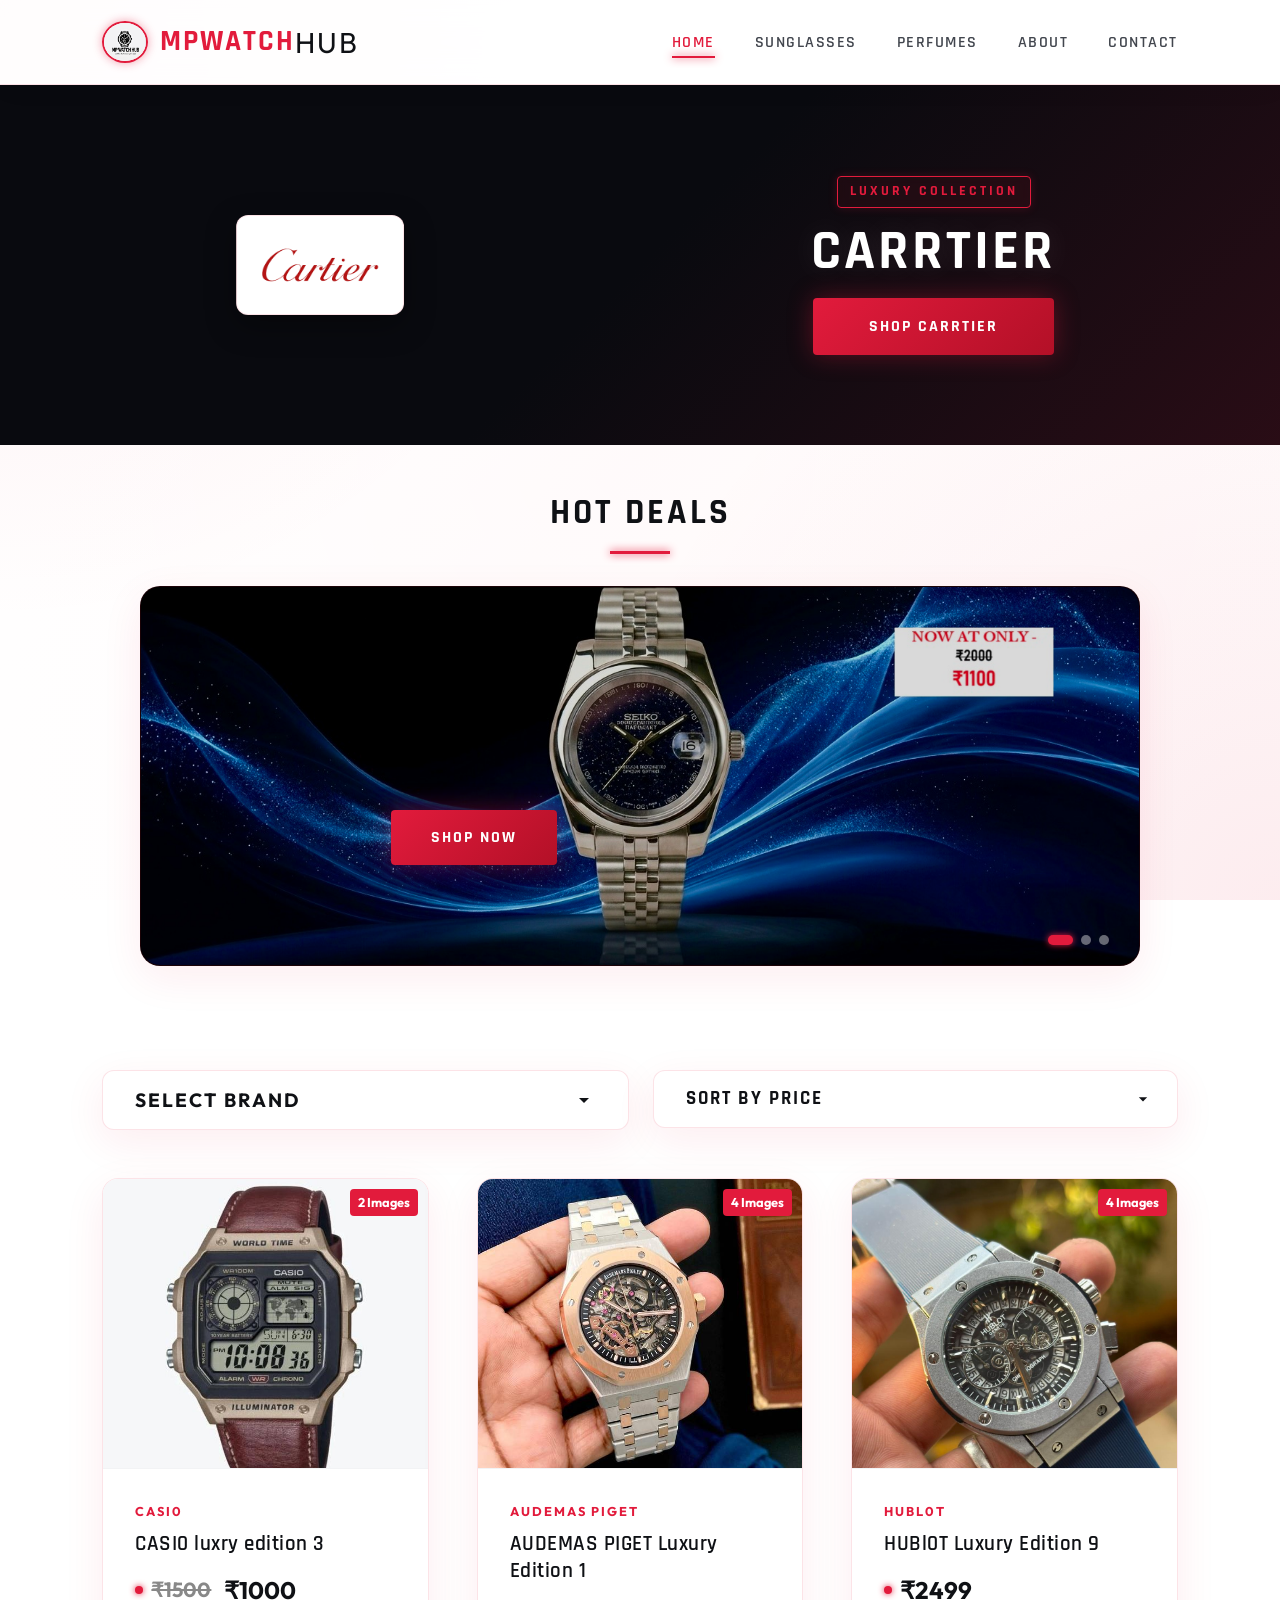
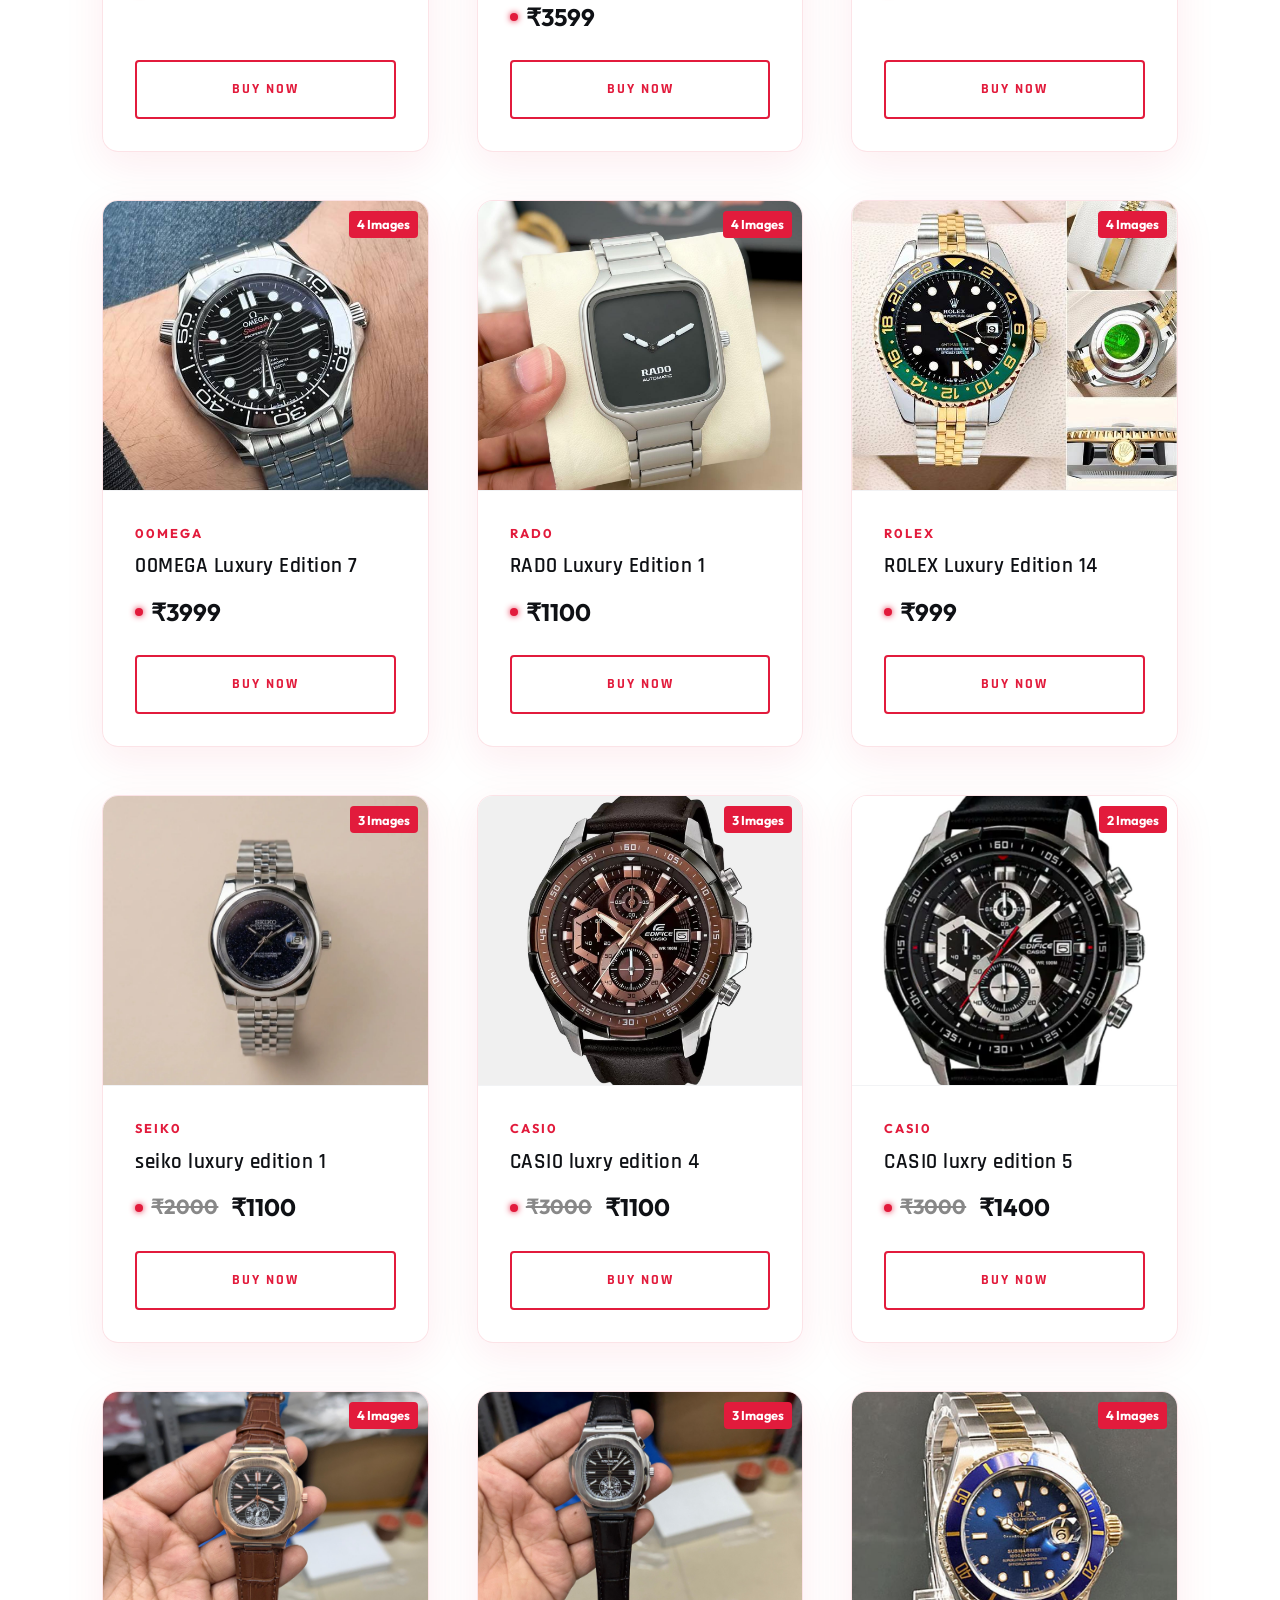
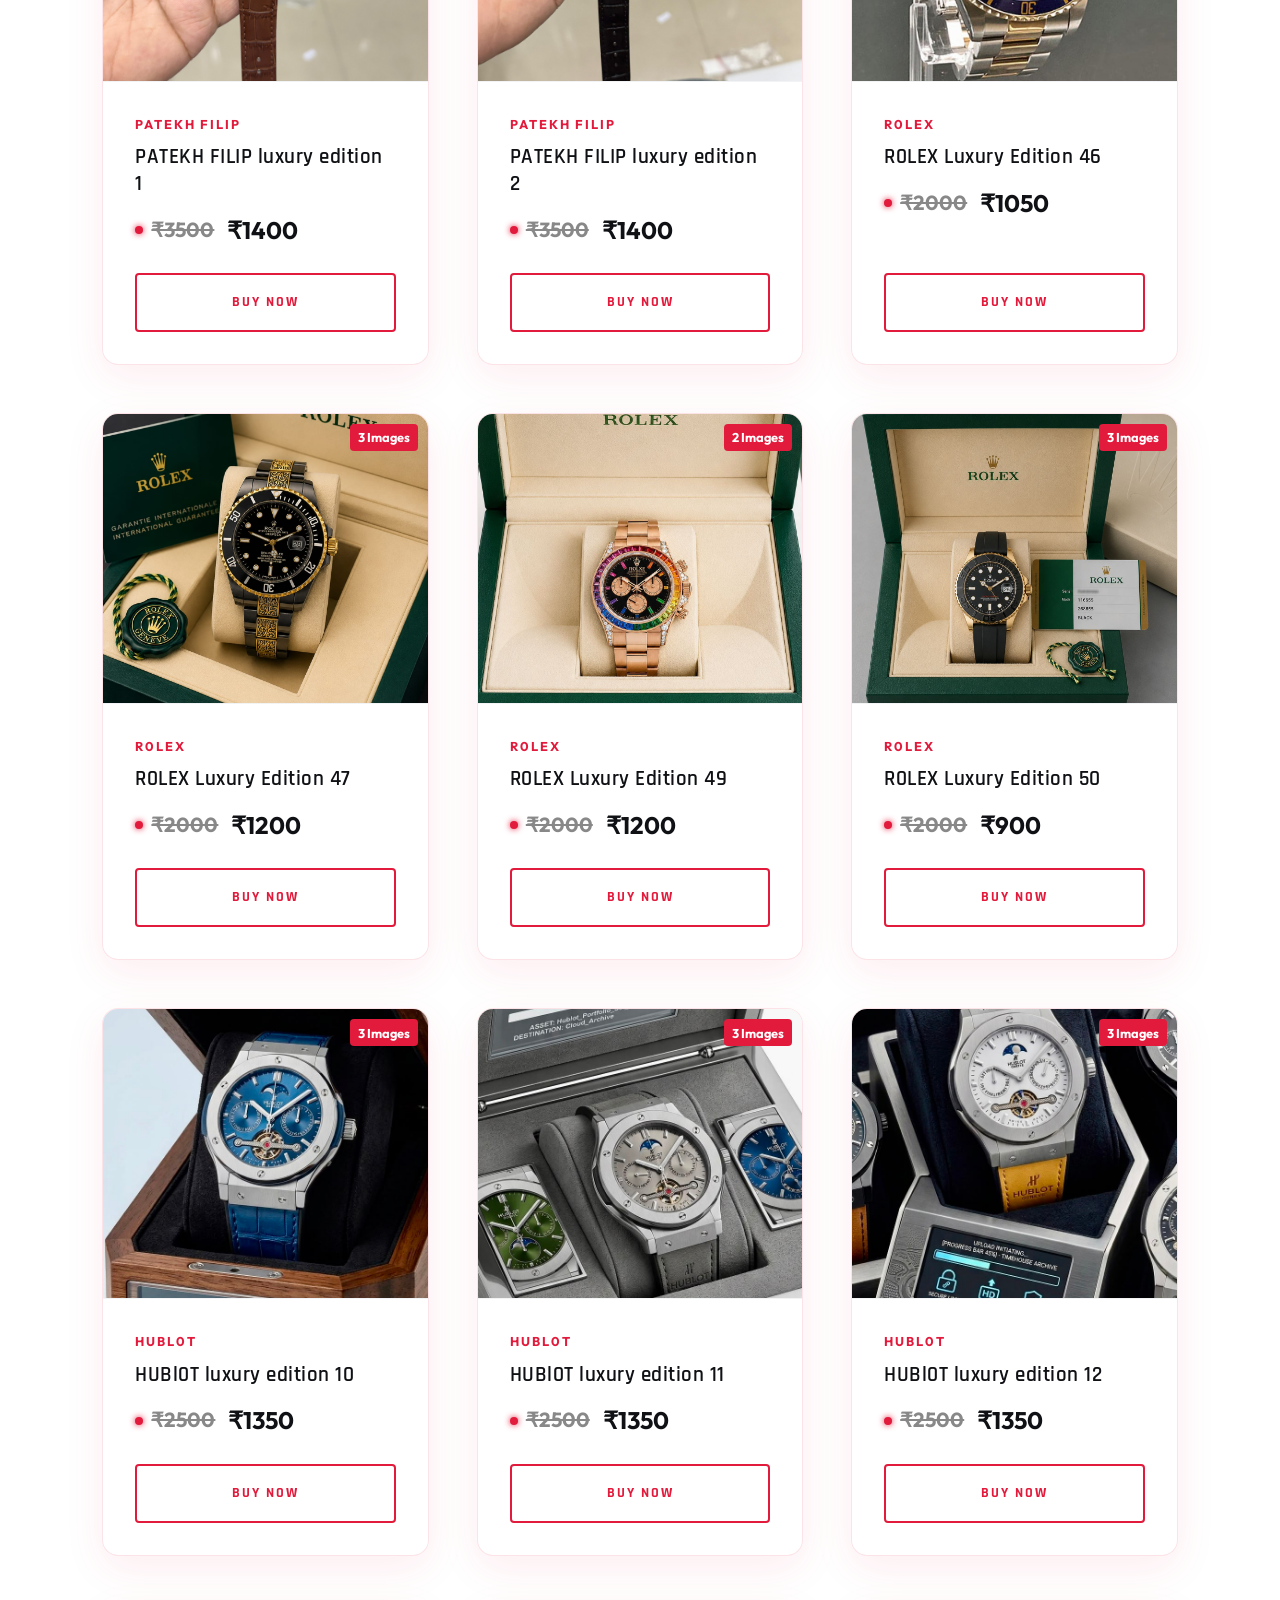
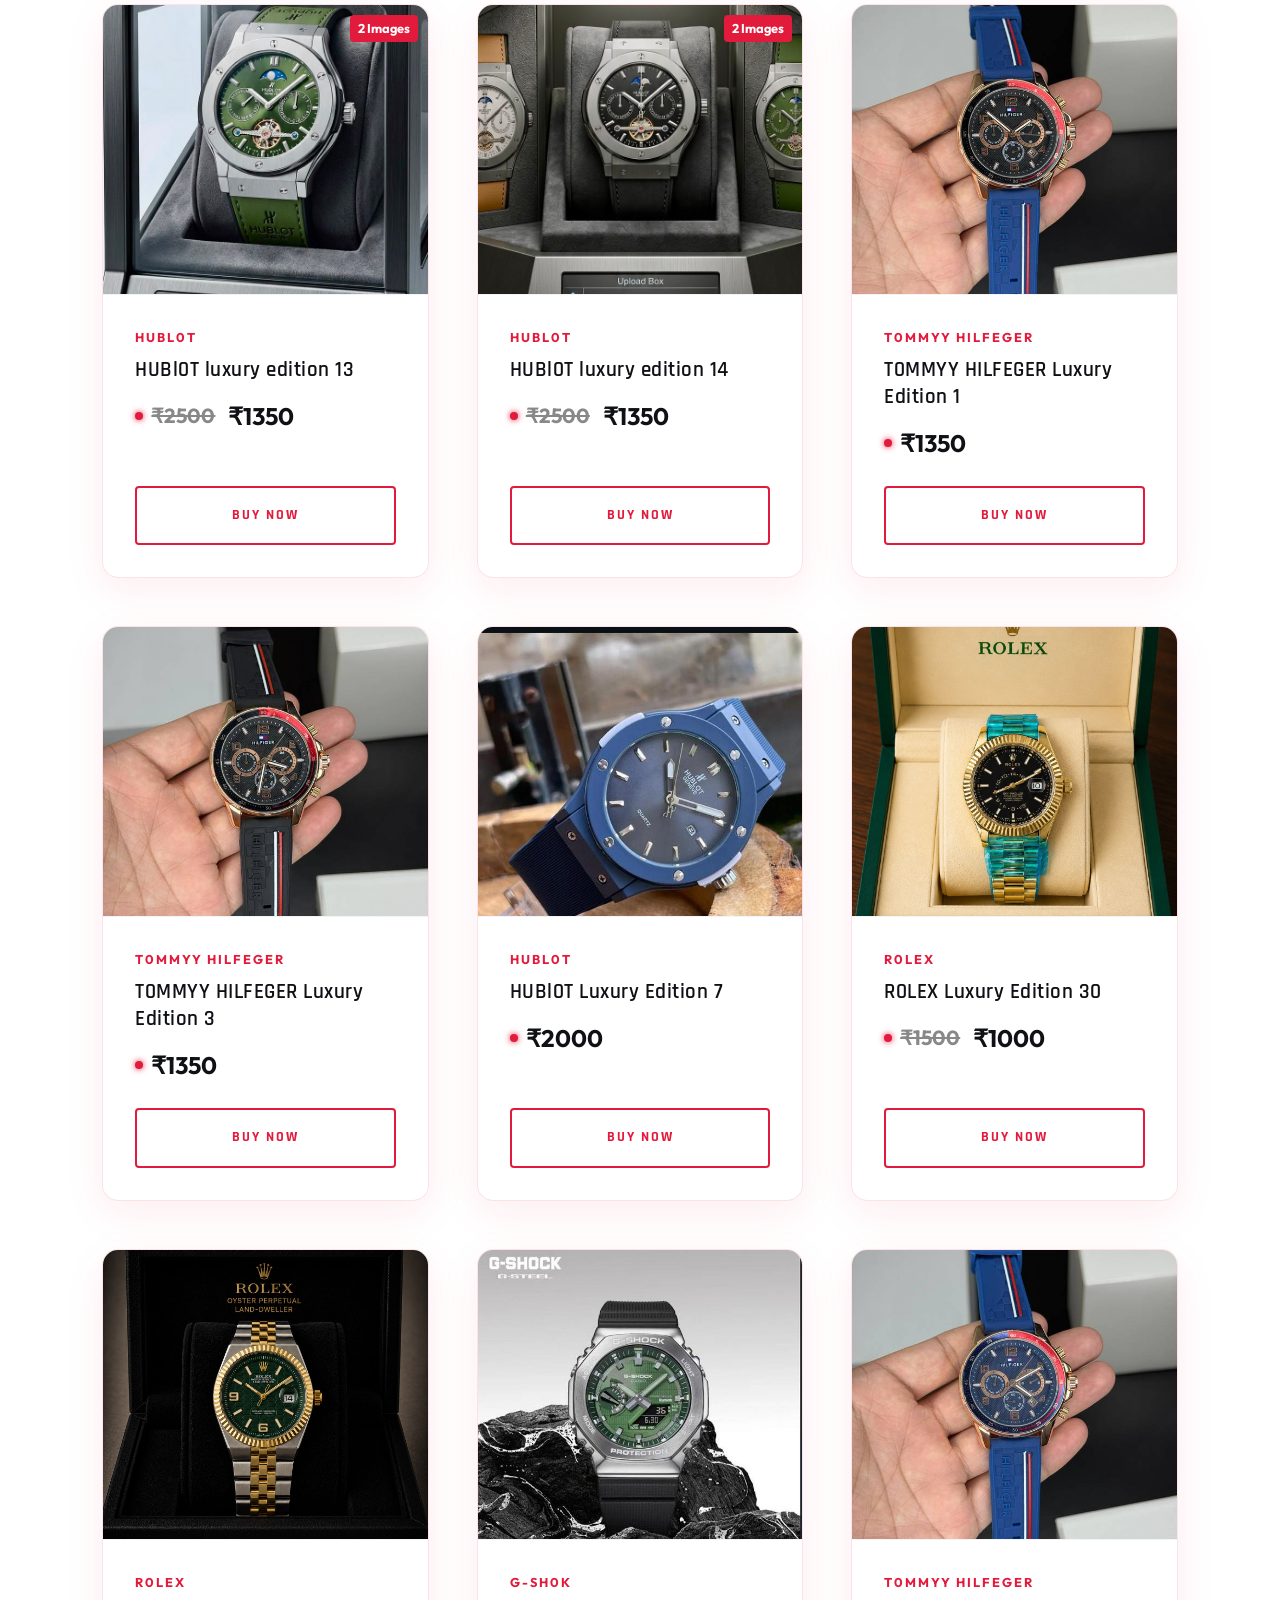
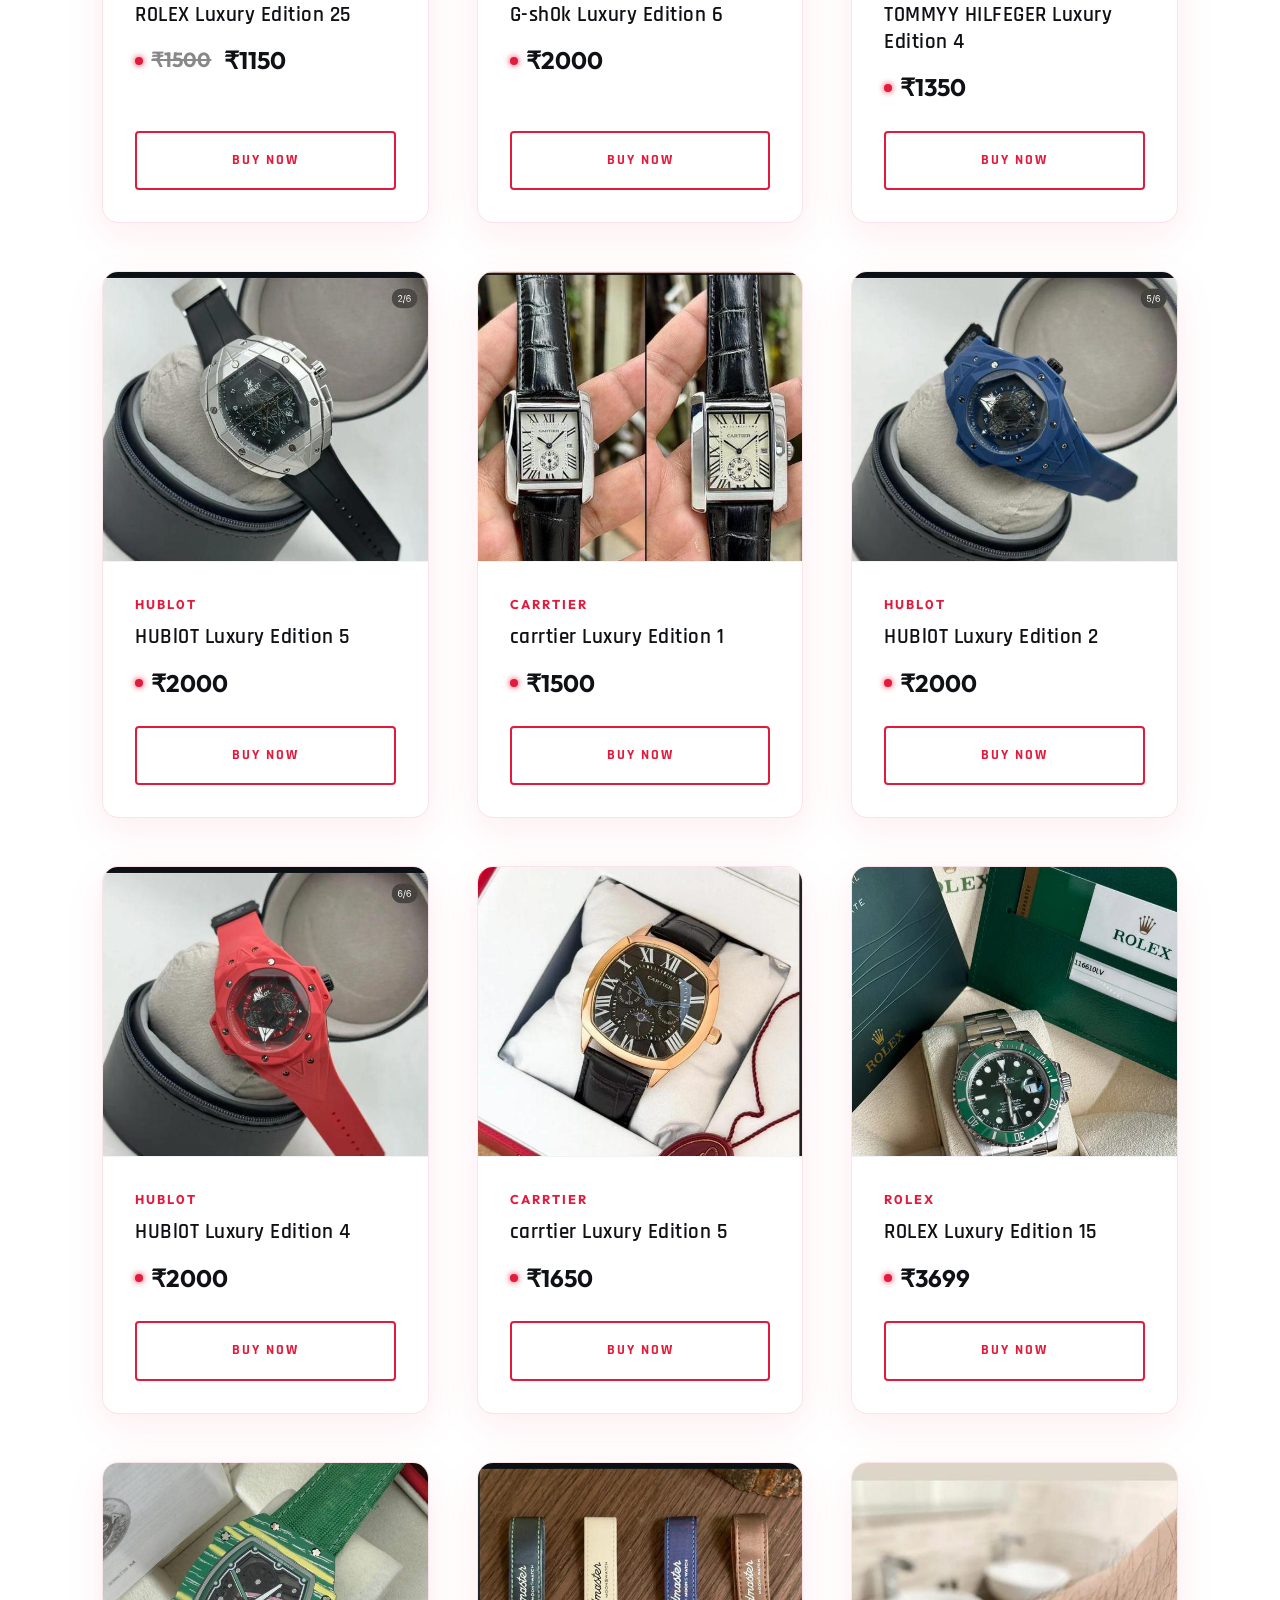
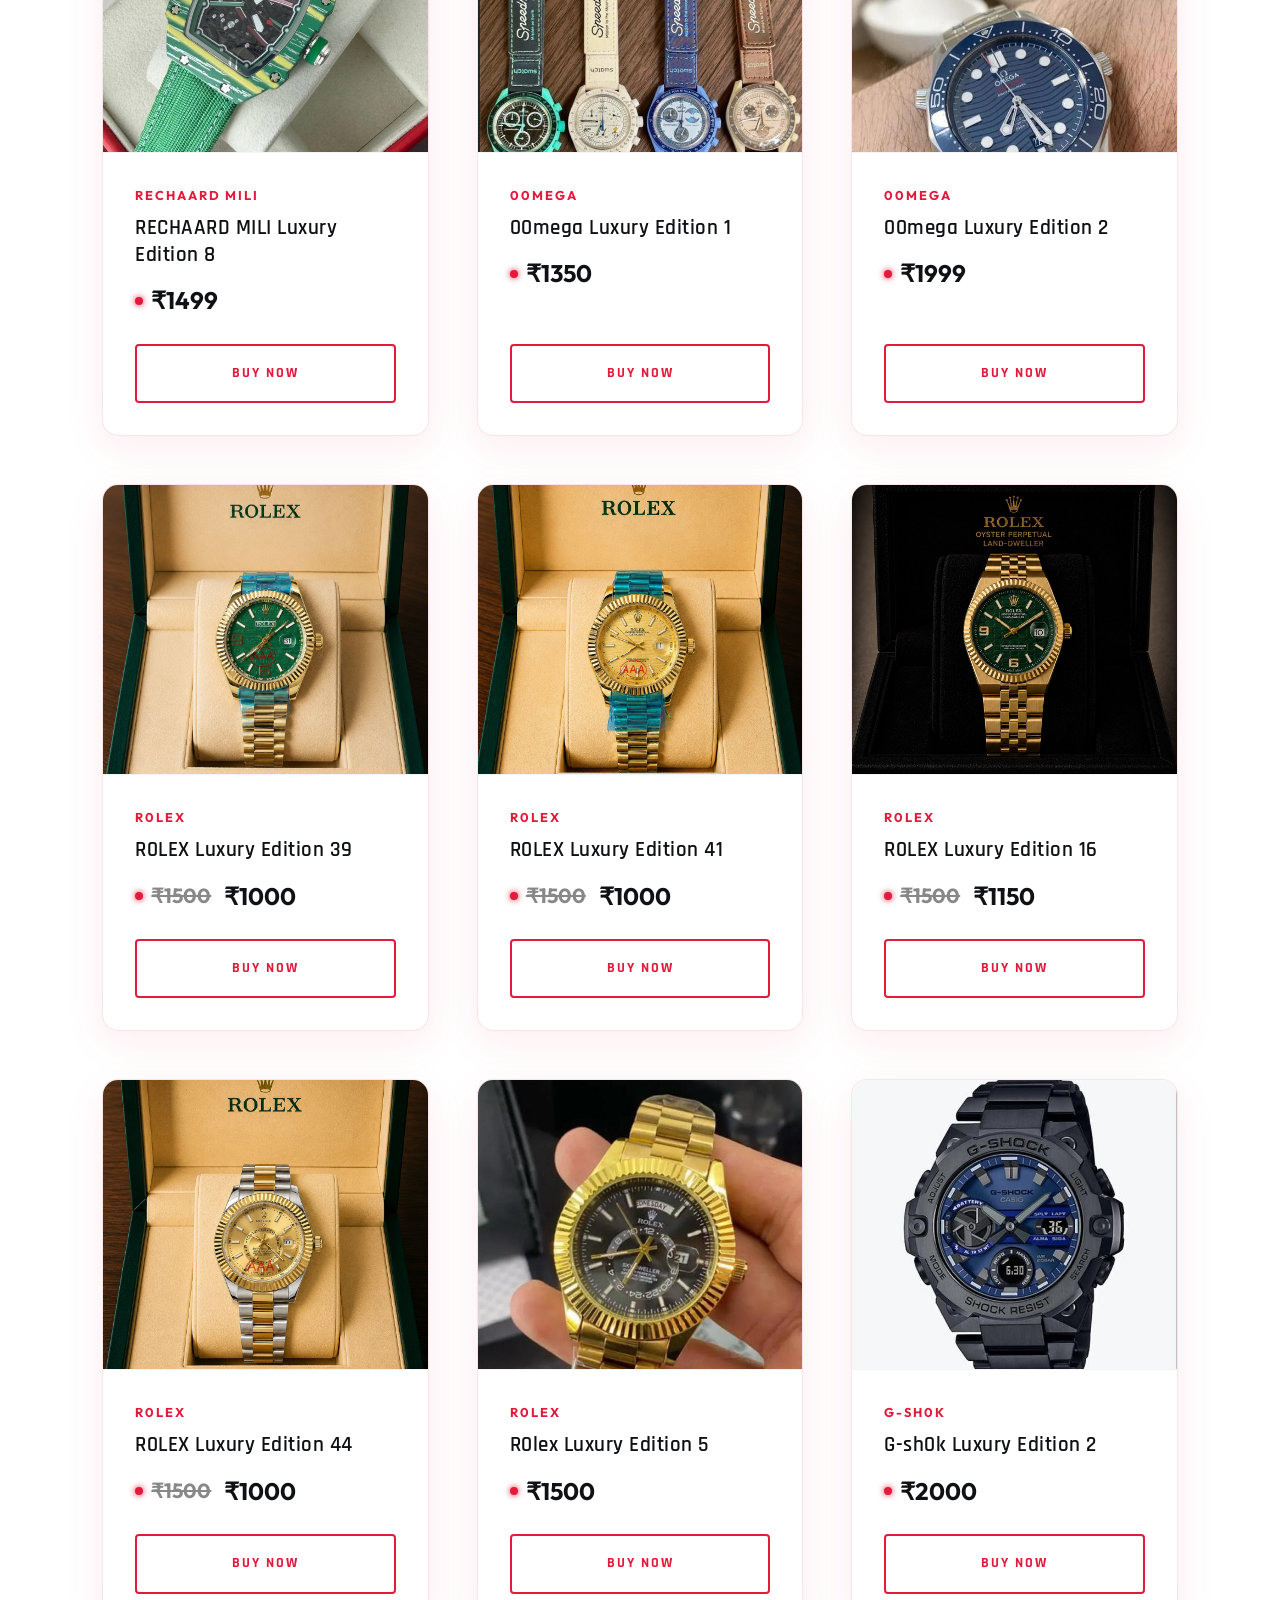
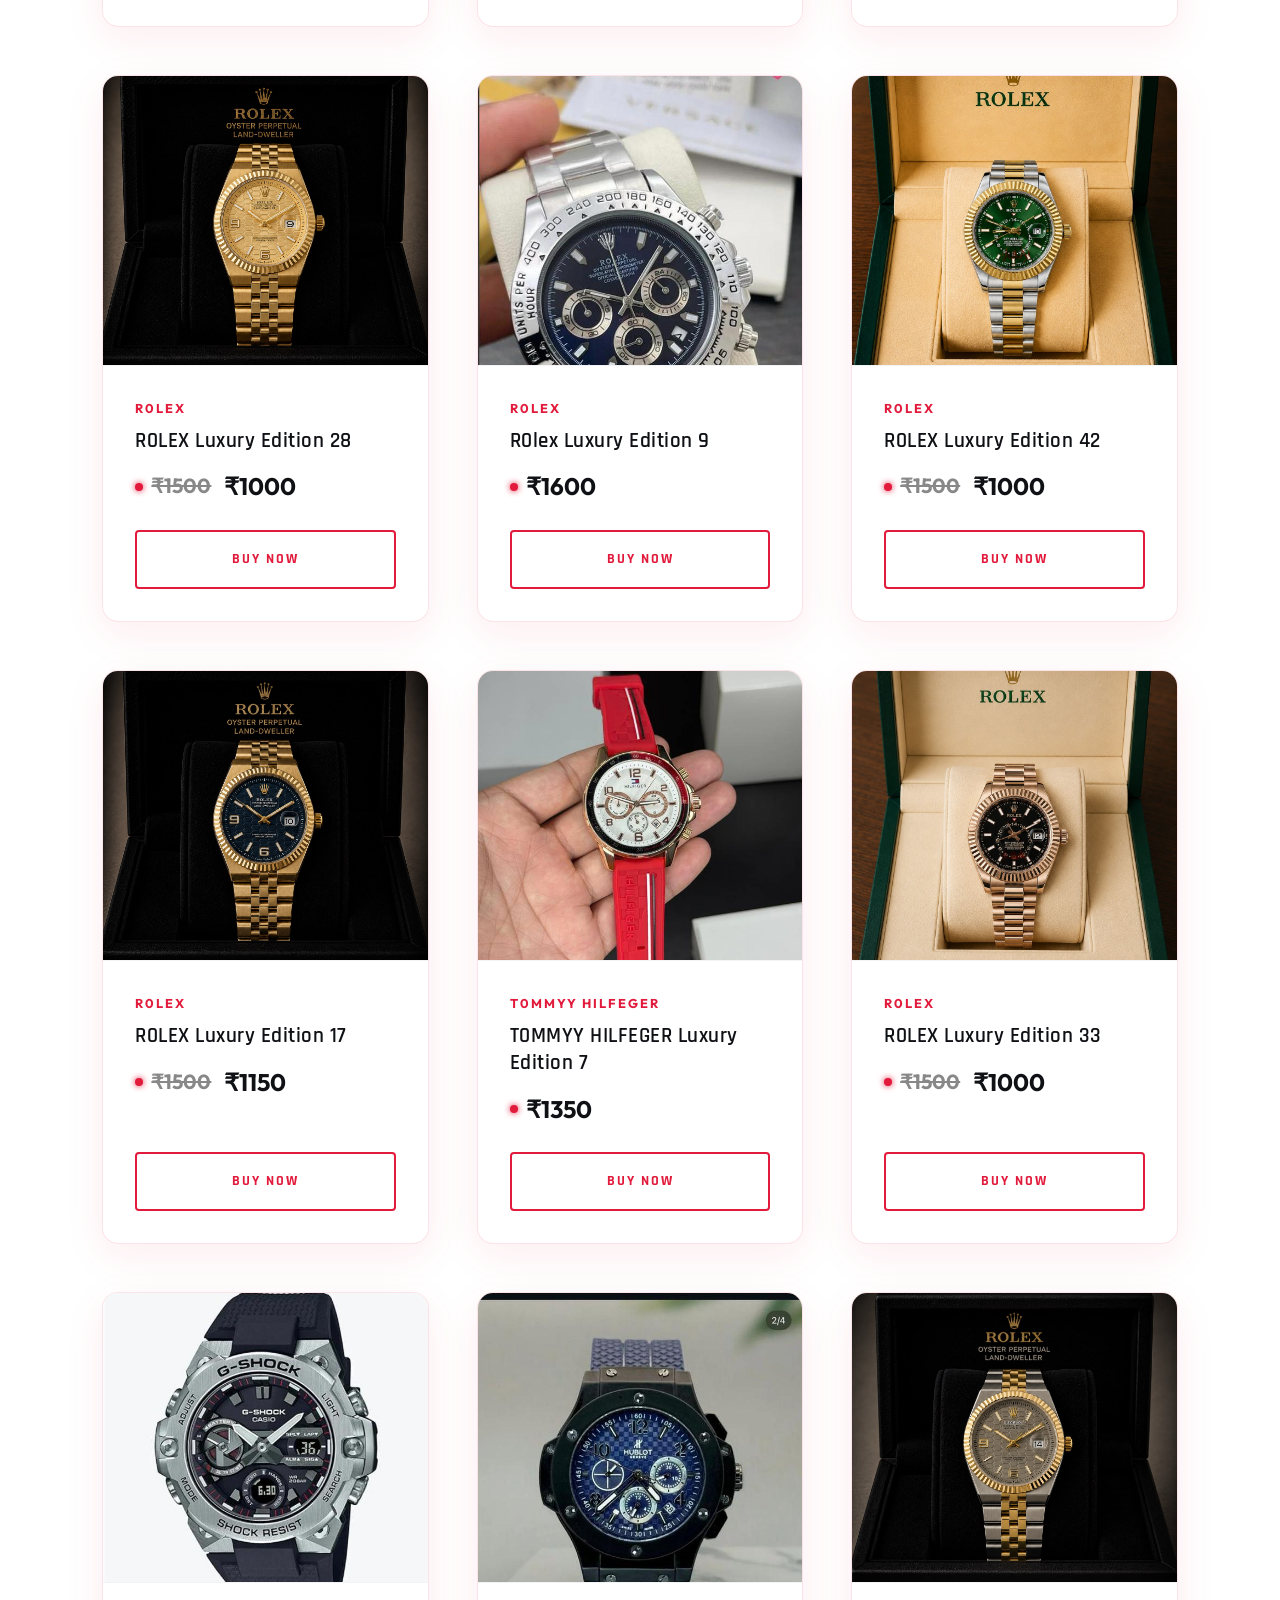
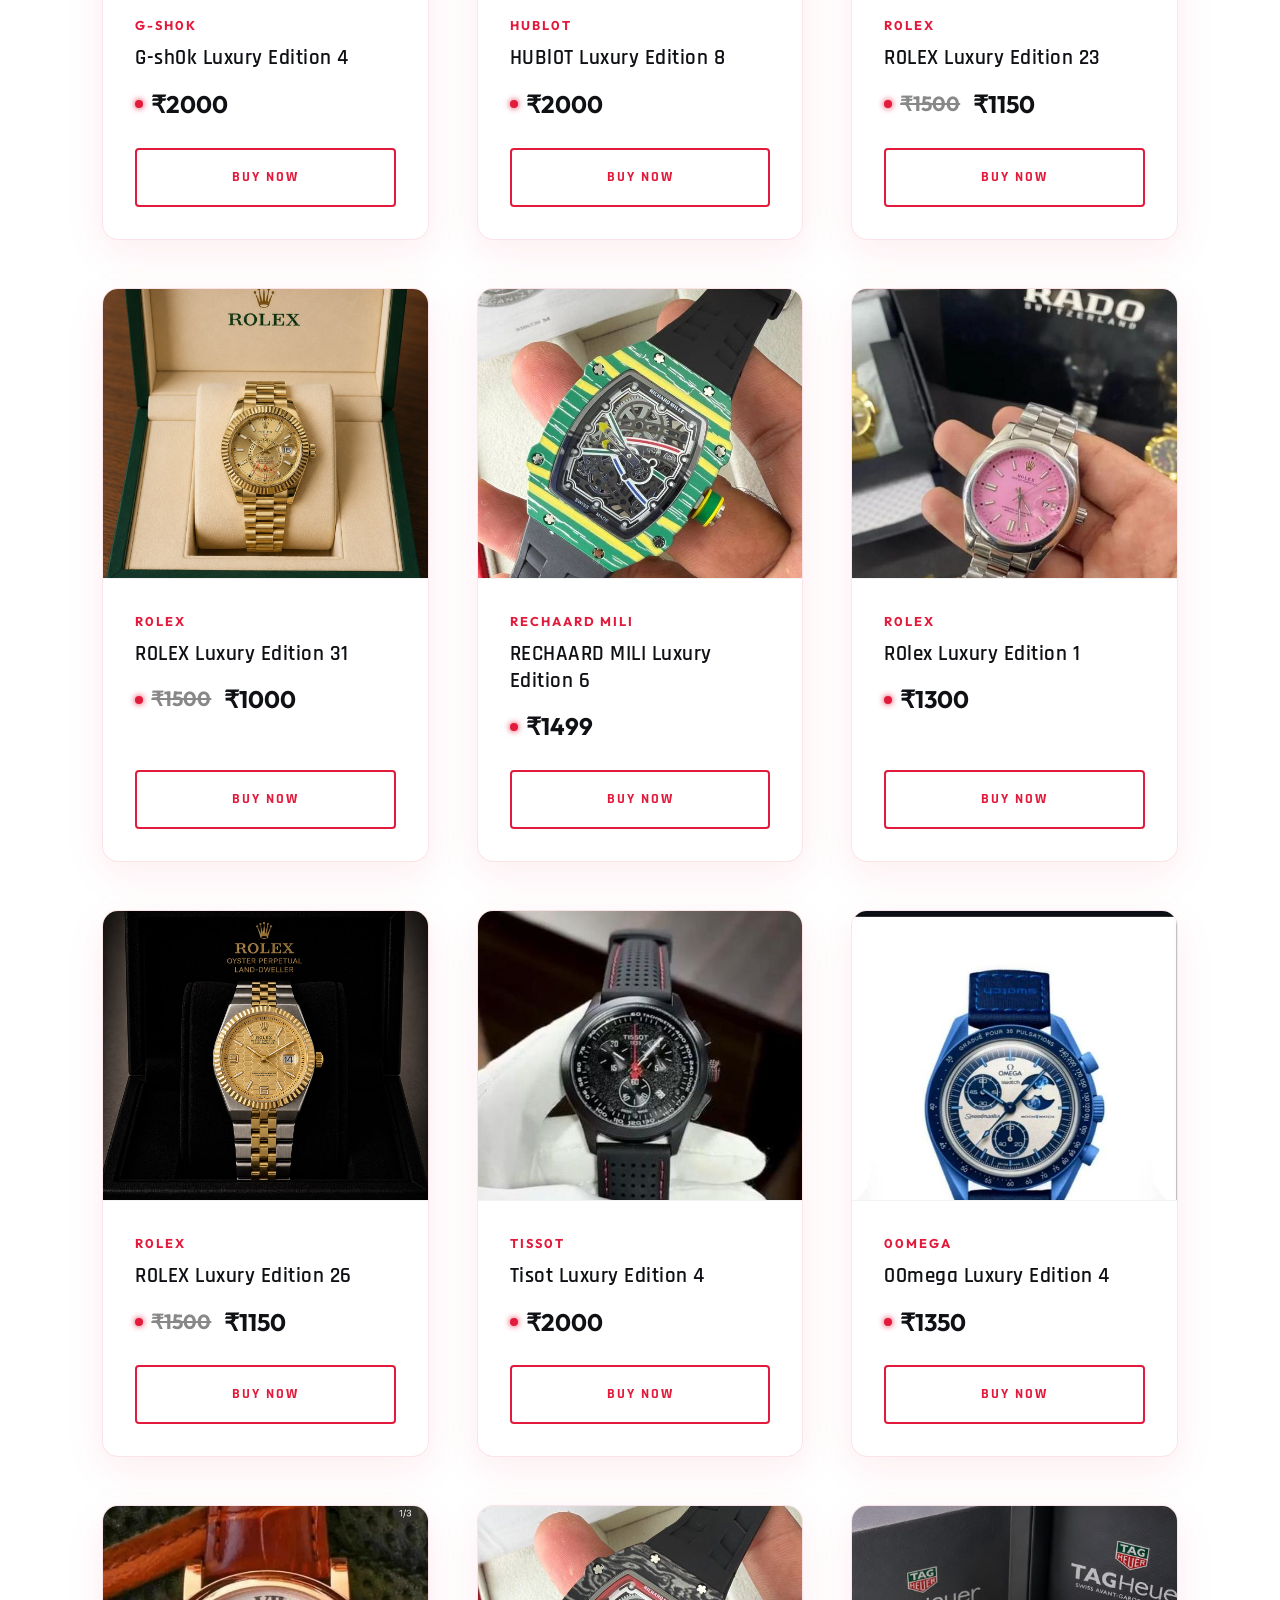
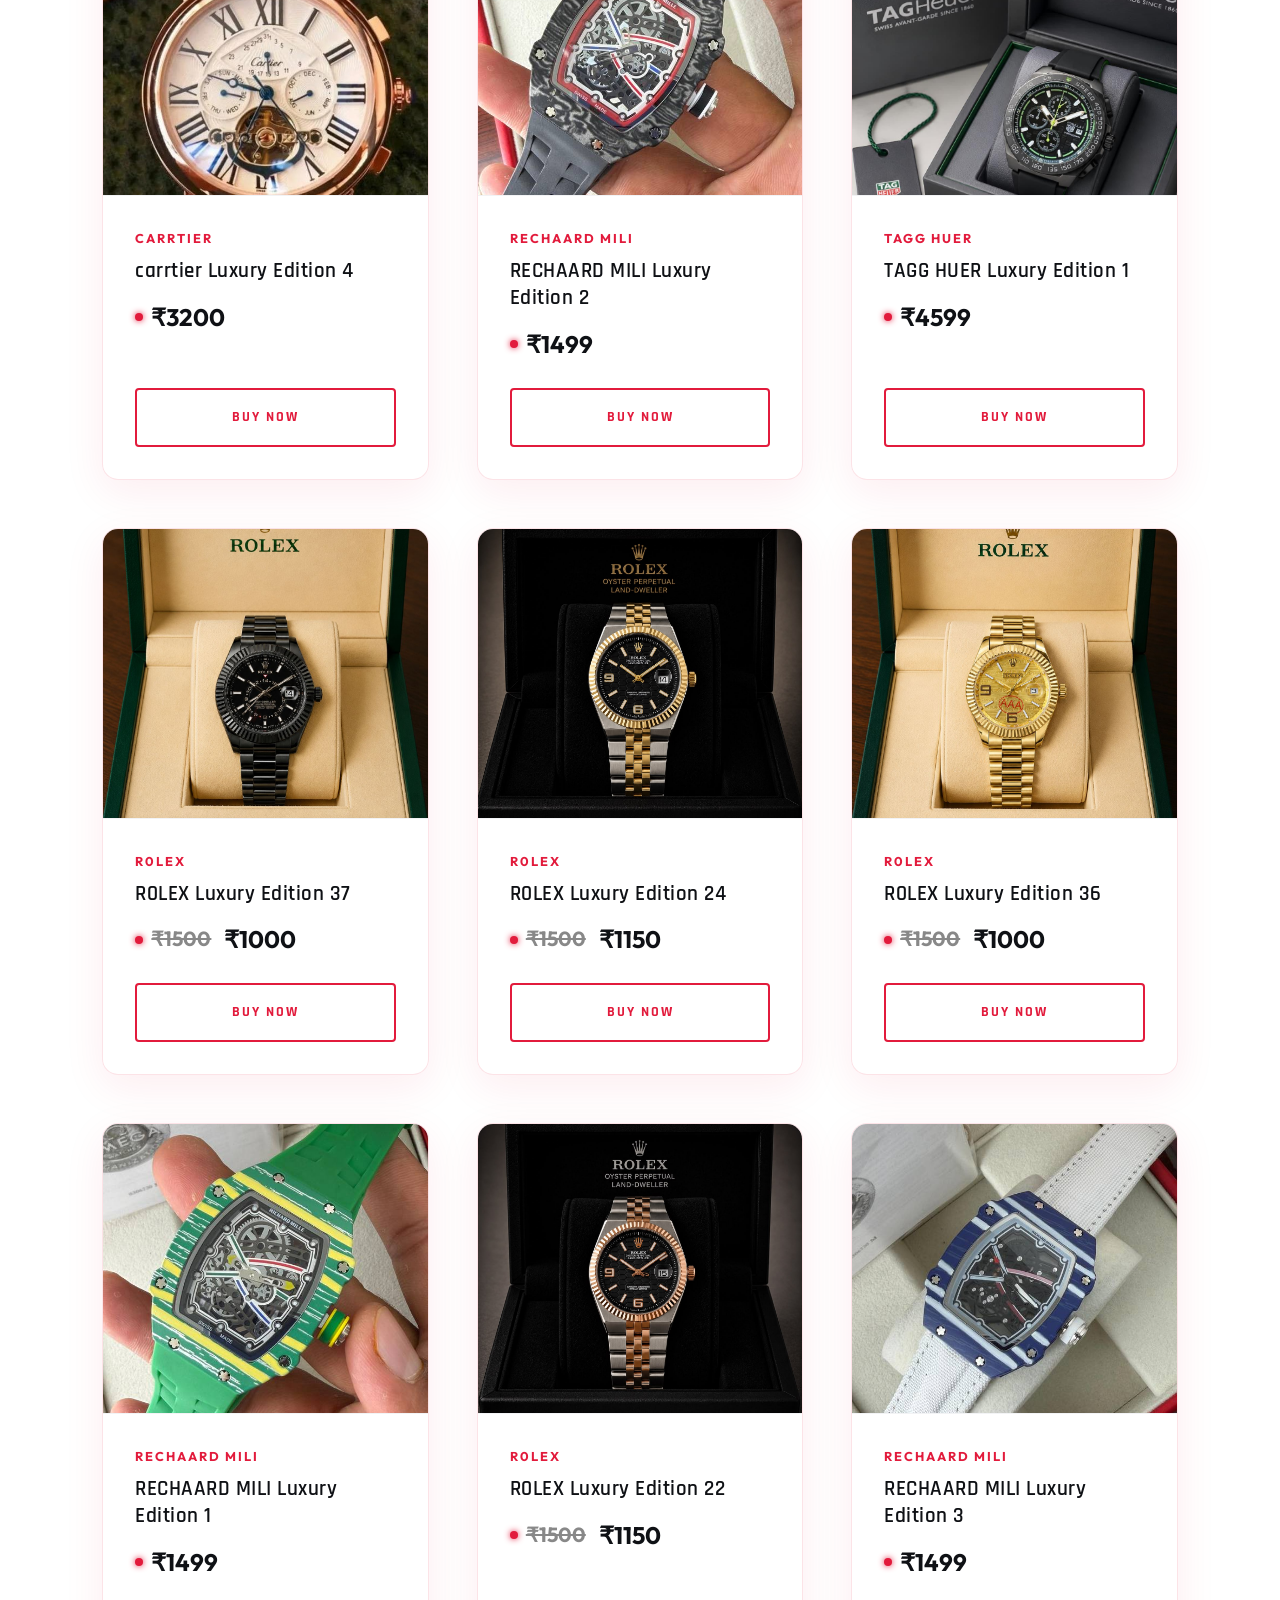
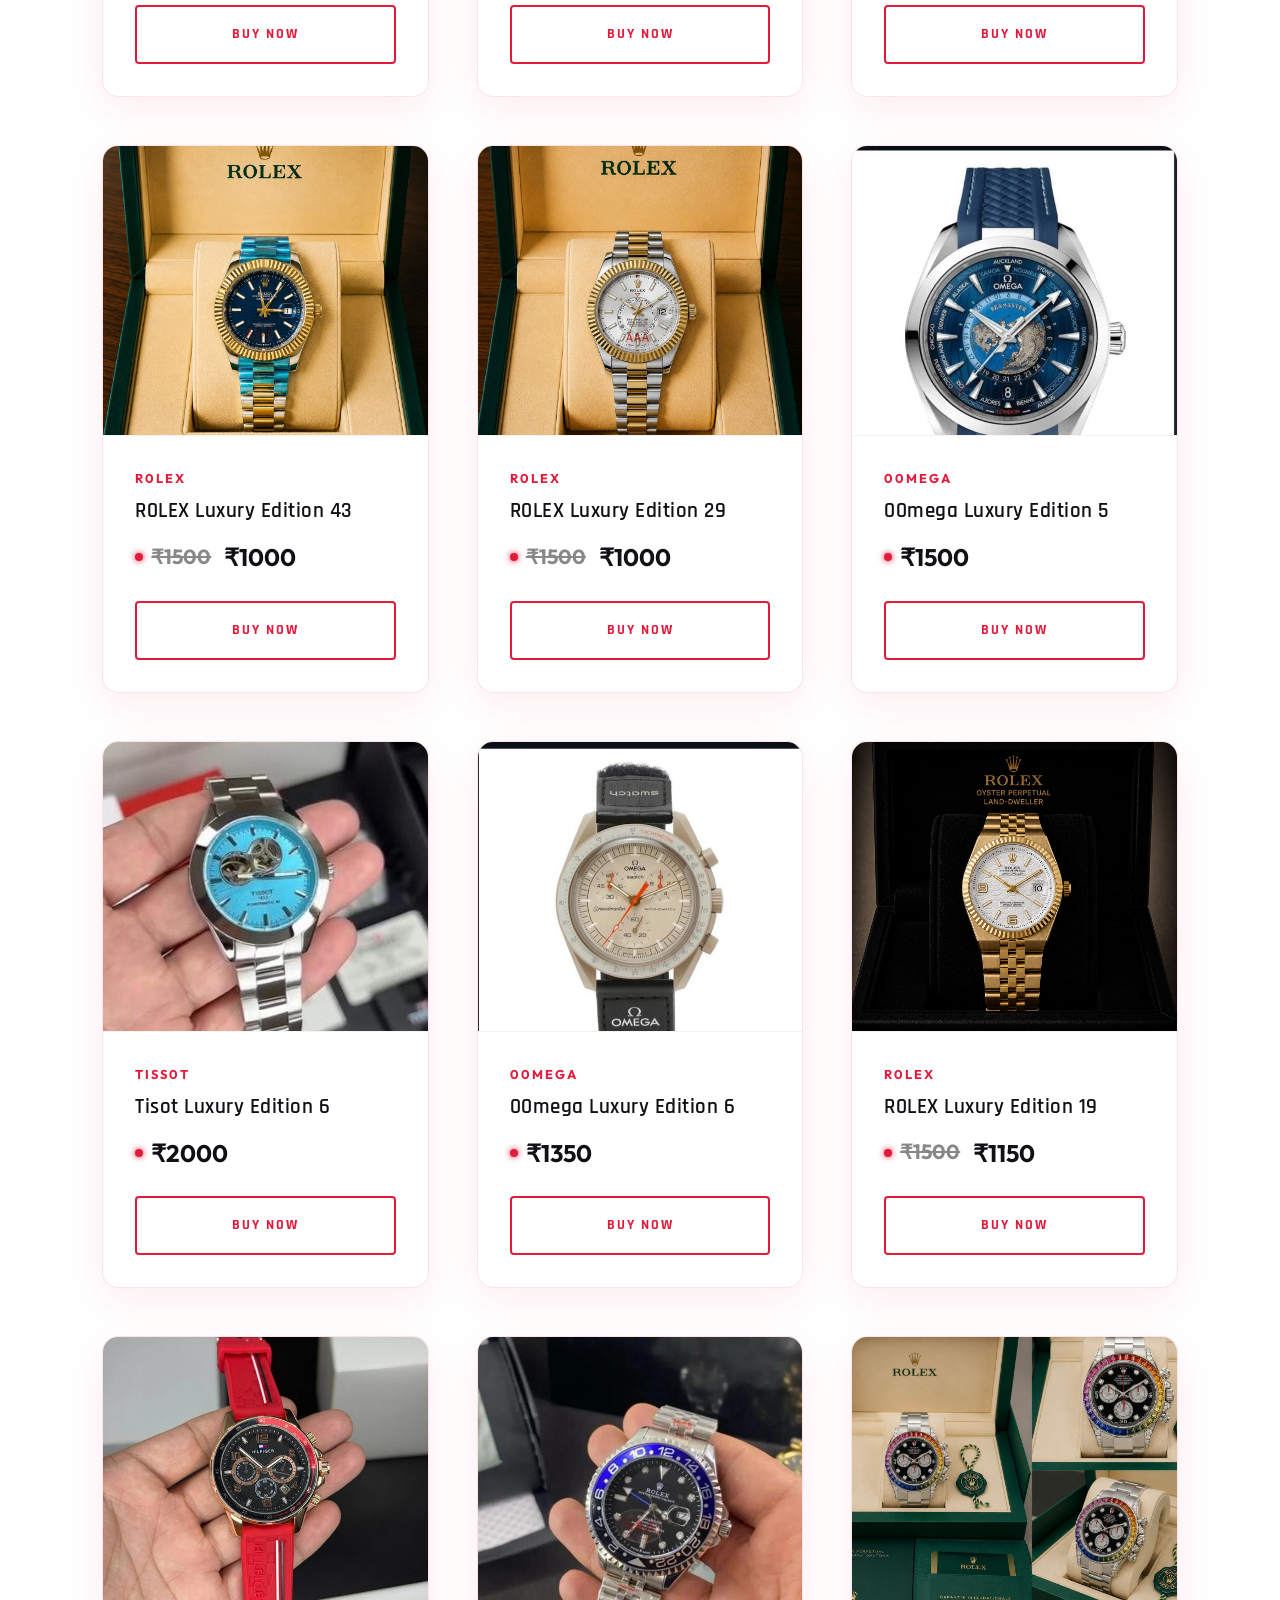
<file: index.html>
<!DOCTYPE html>
<html lang="en">
<head>
    <script async src="https://pagead2.googlesyndication.com/pagead/js/adsbygoogle.js?client=ca-pub-2712159996222603"
     crossorigin="anonymous"></script>
    <title>MP Watch Hub | Premium &amp; Luxury Watches | MPWATCHHUB</title>
    <meta charset="UTF-8">
    <meta name="viewport" content="width=device-width, initial-scale=1.0">
    <link rel="icon" type="image/jpeg" href="assets/images/mpwatchhublogo.jpeg">
    <link rel="apple-touch-icon" href="assets/images/mpwatchhublogo.jpeg">
    <meta name="description" content="MP Watch Hub (mpwatchhub.in) — shop premium watches, luxury timepieces and designer sunglasses with delivery across India.">
    <meta name="keywords" content="mp watch hub, mp watches, watchhub, luxury watches, premium watches, designer watches, luxury timepieces, designer sunglasses, MPWATCHHUB">
    <link rel="canonical" href="https://mpwatchhub.in/">
    <meta property="og:url" content="https://mpwatchhub.in/">
    <meta property="og:title" content="MP Watch Hub | Premium &amp; Luxury Watches | MPWATCHHUB">
    <meta property="og:description" content="Shop premium and luxury watches, timepieces and sunglasses at MP Watch Hub with India delivery.">
    <meta property="og:site_name" content="MPWATCHHUB">
    <meta property="og:type" content="website">
    <meta name="twitter:card" content="summary_large_image">
    <meta name="twitter:title" content="MP Watch Hub | Premium &amp; Luxury Watches">
    <meta name="twitter:description" content="Premium watches, luxury timepieces and sunglasses at MP Watch Hub — mpwatchhub.in">
    <meta name="twitter:image" content="https://mpwatchhub.in/assets/images/mpwatchhublogo.jpeg">
    <meta property="og:image" content="https://mpwatchhub.in/assets/images/mpwatchhublogo.jpeg">
    <meta name="google-adsense-account" content="ca-pub-2712159996222603">
    <script type="application/ld+json">
    {
      "@context": "https://schema.org",
      "@graph": [
        {
          "@type": "Organization",
          "@id": "https://mpwatchhub.in/#organization",
          "name": "MP Watch Hub",
          "alternateName": ["MPWATCHHUB", "MP WatchHub", "mp watchhub", "mp watch hub", "mpwatchhub", "WatchHub"],
          "url": "https://mpwatchhub.in",
          "logo": "https://mpwatchhub.in/assets/images/mpwatchhublogo.jpeg",
          "sameAs": ["https://www.instagram.com/mpwatchub"]
        },
        {
          "@type": "WebSite",
          "@id": "https://mpwatchhub.in/#website",
          "url": "https://mpwatchhub.in",
          "name": "MP Watch Hub",
          "alternateName": ["MPWATCHHUB", "mp watchhub"],
          "publisher": { "@id": "https://mpwatchhub.in/#organization" }
        },
        {
          "@type": "Store",
          "name": "MP Watch Hub",
          "url": "https://mpwatchhub.in",
          "image": "https://mpwatchhub.in/assets/images/mpwatchhublogo.jpeg",
          "telephone": "+917046432148",
          "address": { "@type": "PostalAddress", "addressCountry": "IN" }
        }
      ]
    }
    </script>
    <link href="https://fonts.googleapis.com/css2?family=Outfit:wght@300;400;500;600;700&family=Rajdhani:wght@500;600;700&display=swap" rel="stylesheet">
    <link rel="stylesheet" href="assets/css/style.css">
</head>
<body>

    <nav>
        <a href="index.html" class="logo">
            <img src="assets/images/logo.jpeg" alt="MP Watch Hub - MPWATCHHUB Logo">
            <div class="logo-text">MPWATCH<span>HUB</span></div>
        </a>
        <ul class="nav-links">
            <li><a href="index.html" class="active">Home</a></li>
            <li><a href="#sunglasses">Sunglasses</a></li>
            <li><a href="#perfumes">Perfumes</a></li>
            <li><a href="about.html">About</a></li>
            <li><a href="contact.html">Contact</a></li>
        </ul>
    </nav>

    <section class="hero-carousel-wrapper">
        <div class="carousel-container" id="carouselContainer">
        
            
            <div class="carousel-slide">
                <img src="assets/images/brand-logos/Rolex.png" alt="R0lex Logo" class="carousel-logo-img">
                <div class="carousel-caption">
                    <span class="slide-tag">PRECISION TIMEPIECES</span>
                    <h2>R0lex</h2>
                    <button onclick="selectBrandInFilter('R0LEX')" class="btn-primary" type="button">Shop R0lex</button>
                </div>
            </div>
            <div class="carousel-slide">
                <img src="assets/images/brand-logos/cartier.png" alt="carrtier Logo" class="carousel-logo-img">
                <div class="carousel-caption">
                    <span class="slide-tag">LUXURY COLLECTION</span>
                    <h2>carrtier</h2>
                    <button onclick="selectBrandInFilter('CARRTIER')" class="btn-primary" type="button">Shop carrtier</button>
                </div>
            </div>
            <div class="carousel-slide">
                <img src="assets/images/brand-logos/omega.png" alt="00mega Logo" class="carousel-logo-img">
                <div class="carousel-caption">
                    <span class="slide-tag">CHRONOMETER PRECISION</span>
                    <h2>00mega</h2>
                    <button onclick="selectBrandInFilter('00MEGA')" class="btn-primary" type="button">Shop 00mega</button>
                </div>
            </div>
            <div class="carousel-slide">
                <img src="assets/images/brand-logos/hublot.png" alt="HUBl0T Logo" class="carousel-logo-img">
                <div class="carousel-caption">
                    <span class="slide-tag">THE ART OF FUSION</span>
                    <h2>HUBl0T</h2>
                    <button onclick="selectBrandInFilter('HUBl0T')" class="btn-primary" type="button">Shop HUBl0T</button>
                </div>
            </div>
            <div class="carousel-slide">
                <img src="assets/images/brand-logos/tissot.png" alt="tiss0t Logo" class="carousel-logo-img">
                <div class="carousel-caption">
                    <span class="slide-tag">SWISS CRAFTSMANSHIP</span>
                    <h2>tiss0t</h2>
                    <button onclick="selectBrandInFilter('TISS0T')" class="btn-primary" type="button">Shop tiss0t</button>
                </div>
            </div>
            <div class="carousel-slide">
                <img src="assets/images/brand-logos/casio.png" alt="casi0 Logo" class="carousel-logo-img">
                <div class="carousel-caption">
                    <span class="slide-tag">DIGITAL SOPHISTICATION</span>
                    <h2>casi0</h2>
                    <button onclick="selectBrandInFilter('CASI0')" class="btn-primary" type="button">Shop casi0</button>
                </div>
            </div>
            <div class="carousel-slide">
                <img src="assets/images/brand-logos/gshock.png" alt="G-sh0k Logo" class="carousel-logo-img">
                <div class="carousel-caption">
                    <span class="slide-tag">ABSOLUTE TOUGHNESS</span>
                    <h2>G-sh0k</h2>
                    <button onclick="selectBrandInFilter('G-SH0K')" class="btn-primary" type="button">Shop G-sh0k</button>
                </div>
            </div>
            <div class="carousel-slide">
                <img src="assets/images/brand-logos/TAG HEUER.png" alt="TAgg huer Logo" class="carousel-logo-img">
                <div class="carousel-caption">
                    <span class="slide-tag">AVANT-GARDE</span>
                    <h2>TAgg huer</h2>
                    <button onclick="selectBrandInFilter('TAGG HUER')" class="btn-primary" type="button">Shop TAgg huer</button>
                </div>
            </div>
            <div class="carousel-slide">
                <img src="assets/images/brand-logos/rado.png" alt="Rad0 Logo" class="carousel-logo-img">
                <div class="carousel-caption">
                    <span class="slide-tag">MASTER OF MATERIALS</span>
                    <h2>Rad0</h2>
                    <button onclick="selectBrandInFilter('RAD0')" class="btn-primary" type="button">Shop Rad0</button>
                </div>
            </div>
            <div class="carousel-slide">
                <img src="assets/images/brand-logos/Audemars_Piguet.png" alt="Audemas piget Logo" class="carousel-logo-img">
                <div class="carousel-caption">
                    <span class="slide-tag">HAUTE HORLOGERIE</span>
                    <h2>Audemas piget</h2>
                    <button onclick="selectBrandInFilter('AUDEMAS PIGET')" class="btn-primary" type="button">Shop Audemas piget</button>
                </div>
            </div>
            <div class="carousel-slide">
                <img src="assets/images/brand-logos/richard millie.png" alt="Rechaard Mili Logo" class="carousel-logo-img">
                <div class="carousel-caption">
                    <span class="slide-tag">A RACING MACHINE ON THE WRIST</span>
                    <h2>Rechaard Mili</h2>
                    <button onclick="selectBrandInFilter('RECHAARD MILI')" class="btn-primary" type="button">Shop Rechaard Mili</button>
                </div>
            </div>
            <div class="carousel-slide">
                <img src="assets/images/brand-logos/tommy hilfiger.png" alt="T0mmyy hilfeger Logo" class="carousel-logo-img">
                <div class="carousel-caption">
                    <span class="slide-tag">CLASSIC AMERICAN COOL</span>
                    <h2>T0mmyy hilfeger</h2>
                    <button onclick="selectBrandInFilter('T0MMYY HILFEGER')" class="btn-primary" type="button">Shop T0mmyy hilfeger</button>
                </div>
            </div>
            <div class="carousel-slide">
                <img src="assets/images/brand-logos/fossil.png" alt="F0sill Logo" class="carousel-logo-img">
                <div class="carousel-caption">
                    <span class="slide-tag">VINTAGE CREATIVITY</span>
                    <h2>F0sill</h2>
                    <button onclick="selectBrandInFilter('F0SILL')" class="btn-primary" type="button">Shop F0sill</button>
                </div>
            </div>
            <div class="carousel-slide">
                <img src="assets/images/brand-logos/armani exhange.png" alt="Arrmanii xchange Logo" class="carousel-logo-img">
                <div class="carousel-caption">
                    <span class="slide-tag">MODERN URBAN STYLE</span>
                    <h2>Arrmanii xchange</h2>
                    <button onclick="selectBrandInFilter('ARRMANII XCHANGE')" class="btn-primary" type="button">Shop Arrmanii xchange</button>
                </div>
            </div>
        </div>
        
    </section>

    <!-- Hot Deals Carousel Section -->
    <section class="hot-deals-section">
        <h2 class="hot-deals-title">Hot Deals</h2>
        <div class="hot-deals-carousel">
            <div class="hot-deals-container" id="hotDealsContainer">
                <!-- Slide 1 -->
                <div class="hot-deal-slide active">
                    <img src="assets/images/IMG_4915.jpg" alt="Hot Deal Product 1" class="hot-deal-img">
                    <a href="details.html?id=121" class="btn-hot-deal-shop">Shop Now</a>
                </div>
                <!-- Slide 2 -->
                <div class="hot-deal-slide">
                    <img src="assets/images/IMG_4919.jpg" alt="Hot Deal Product 2" class="hot-deal-img">
                    <a href="details.html?id=watch_omega_speedmaster_racing" class="btn-hot-deal-shop">Shop Now</a>
                </div>
                <!-- Slide 3 -->
                <div class="hot-deal-slide">
                    <img src="assets/images/IMG_4917.jpg" alt="Hot Deal Product 3" class="hot-deal-img">
                    <a href="details.html?id=watch_cartier_santos_de_cartier" class="btn-hot-deal-shop">Shop Now</a>
                </div>
            </div>
            
            <!-- Indicators -->
            <div class="hot-deals-indicators" id="hotDealsIndicators">
                <span class="hot-dot active" onclick="goToHotDealSlide(0)"></span>
                <span class="hot-dot" onclick="goToHotDealSlide(1)"></span>
                <span class="hot-dot" onclick="goToHotDealSlide(2)"></span>
            </div>
        </div>
    </section>

    <section id="sunglassesHero" class="sunglasses-hero-banner" style="display: none;">
        <div class="sunglasses-hero-content">
            <h1>MP SUNGLASSES</h1>
            <p>ELEVATE YOUR STYLE WITH LUXURY EYEWEAR</p>
        </div>
    </section>
    
    <!-- <section id="perfumesHero" class="sunglasses-herobanner-" style="display: none;"> -->
    <!-- <div class="sunglasses-hero-content"> -->
        <!-- <h1>MP PERFUMES</h1>
        <p>SIGNATURE SCENTS FOR THE DISCERNING</p>
    </div> -->
</section>

    <div class="container" id="products">
        <div id="watchFiltersWrapper" class="filter-controls-wrapper">
            <div class="refine-container" id="watchFiltersContainer">
                <button class="refine-toggle-btn" id="refineToggleBtnWatch" type="button">
                    <span>Select Brand</span>
                    <svg class="chevron-icon" viewBox="0 0 24 24"><path d="M7 10l5 5 5-5H7z"/></svg>
                </button>
                <div class="refine-dropdown-content" id="refineDropdownContentWatch">
                    <div class="refine-grid">
                        <label class="filter-item"><input type="checkbox" class="brand-filter" value="R0LEX"> R0lex</label>
                        <label class="filter-item"><input type="checkbox" class="brand-filter" value="CARRTIER"> carrtier</label>
                        <label class="filter-item"><input type="checkbox" class="brand-filter" value="00MEGA"> 00mega</label>
                        <label class="filter-item"><input type="checkbox" class="brand-filter" value="HUBl0T"> HUBl0T</label>
                        <label class="filter-item"><input type="checkbox" class="brand-filter" value="TISS0T"> tiss0t</label>
                        <label class="filter-item"><input type="checkbox" class="brand-filter" value="CASI0"> casi0</label>
                        <label class="filter-item"><input type="checkbox" class="brand-filter" value="G-SH0K"> G-sh0k</label>
                        <!-- New Watch Brands -->
                        <label class="filter-item"><input type="checkbox" class="brand-filter" value="ARRMANII XCHANGE"> Arrmanii xchange</label>
                        <label class="filter-item"><input type="checkbox" class="brand-filter" value="AUDEMAS PIGET"> Audemas piget</label>
                        <label class="filter-item"><input type="checkbox" class="brand-filter" value="F0SILL"> F0sill</label>
                        <label class="filter-item"><input type="checkbox" class="brand-filter" value="RAD0"> Rad0</label>
                        <label class="filter-item"><input type="checkbox" class="brand-filter" value="RECHAARD MILI"> Rechaard Mili</label>
                        <label class="filter-item"><input type="checkbox" class="brand-filter" value="TAGG HUER"> TAgg huer</label>
                        <label class="filter-item"><input type="checkbox" class="brand-filter" value="T0MMYY HILFEGER"> T0mmyy hilfeger</label>
                        <label class="filter-item"><input type="checkbox" class="brand-filter" value="SEIK0"> Seik0</label>
                        <label class="filter-item"><input type="checkbox" class="brand-filter" value="PATEKH FILIP"> patekh filip</label>
                    </div>
                </div>
            </div>
            <div class="sort-container">
                <select class="sort-price-select" id="sortPriceWatch">
                    <option value="default">Sort by Price</option>
                    <option value="low-to-high">Price: Low to High</option>
                    <option value="high-to-low">Price: High to Low</option>
                </select>
            </div>
        </div>

        <div id="sunglassesFiltersWrapper" class="filter-controls-wrapper" style="display: none;">
            <div class="refine-container" id="sunglassesFiltersContainer">
                <button class="refine-toggle-btn" id="refineToggleBtnSunglasses" type="button">
                    <span>Select Brand</span>
                    <svg class="chevron-icon" viewBox="0 0 24 24"><path d="M7 10l5 5 5-5H7z"/></svg>
                </button>
                <div class="refine-dropdown-content" id="refineDropdownContentSunglasses">
                    <div class="refine-grid">
                        <label class="filter-item"><input type="checkbox" class="brand-filter" value="CARRTIER"> carrtier</label>
                        <label class="filter-item"><input type="checkbox" class="brand-filter" value="D0LCE AND GABBBAANA"> d0lce & gabbbaana</label>
                        <label class="filter-item"><input type="checkbox" class="brand-filter" value="GUUCI"> Guuci</label>
                        <label class="filter-item"><input type="checkbox" class="brand-filter" value="MEYBACH"> meybach</label>
                        <label class="filter-item"><input type="checkbox" class="brand-filter" value="MEW MEW"> mew mew</label>
                        <label class="filter-item"><input type="checkbox" class="brand-filter" value="PRRAADA"> prraada</label>
                        <label class="filter-item"><input type="checkbox" class="brand-filter" value="REYBAN"> reyban</label>
                        <label class="filter-item"><input type="checkbox" class="brand-filter" value="VERSACHE"> versache</label>
                    </div>
                </div>
            </div>
            <div class="sort-container">
                <select class="sort-price-select" id="sortPriceSunglasses">
                    <option value="default">Sort by Price</option>
                    <option value="low-to-high">Price: Low to High</option>
                    <option value="high-to-low">Price: High to Low</option>
                </select>
            </div>
        </div>

        <main class="product-section">
            <div class="product-grid" id="productGrid">
                <!-- Products will be injected by main.js -->
            </div>
        </main>
    </div>

    <footer>
        <div class="footer-content">
            <div class="footer-section">
                <img src="assets/images/logo.jpeg" alt="MPWATCHHUB Logo" style="height: 60px; border-radius: 50%; margin-bottom: 1rem; border: 1px solid var(--primary-gold);">
                <h3>MP Watch Hub</h3>
                <p>MPWATCHHUB (mpwatchhub.in) — your destination for premium watches, luxury timepieces and designer styles across India.</p>
                <p style="margin-top: 0.5rem; font-size: 0.9rem;"><a href="https://mpwatchhub.in" style="color: var(--primary-red);">mpwatchhub.in</a></p>
            </div>
            <div class="footer-section">
                <h3>Quick Links</h3>
                <a href="index.html">Home</a>
                <a href="#sunglasses">Sunglasses</a>
                <a href="#perfumes">Perfumes</a>
                <a href="about.html">About Us</a>
                <a href="contact.html">Contact Us</a>
            </div>
            <div class="footer-section">
                <h3>Social Media</h3>
                <div class="social-links">
                    <a href="https://www.instagram.com/mpwatchub?igsh=MWNnaHU4YWYxeGdpZA%3D%3D" target="_blank">Instagram</a>
                </div>
                <p style="margin-top: 1rem;">WhatsApp: 7046432148</p>
            </div>
        </div>
        <div class="copyright">
            <p>&copy; 2024 MPWATCHHUB. All Rights Reserved. Luxury Defined.</p>
        </div>
    </footer>

    <script src="assets/js/main.js"></script>
    <script src="assets/js/carousel.js"></script>
    <script>
        // Hot Deals Carousel Auto Transition and Navigation
        (function() {
            let currentSlide = 0;
            const slides = document.querySelectorAll('.hot-deal-slide');
            const dots = document.querySelectorAll('.hot-dot');
            const totalSlides = slides.length;
            let autoSlideInterval;

            function goToHotDealSlide(index) {
                if (totalSlides === 0) return;
                
                // Keep index in range
                currentSlide = (index + totalSlides) % totalSlides;

                // Update slides active state
                slides.forEach((slide, idx) => {
                    if (idx === currentSlide) {
                        slide.classList.add('active');
                    } else {
                        slide.classList.remove('active');
                    }
                });

                // Update dots active state
                dots.forEach((dot, idx) => {
                    if (idx === currentSlide) {
                        dot.classList.add('active');
                    } else {
                        dot.classList.remove('active');
                    }
                });
            }

            // Expose function globally for the onclick handlers
            window.goToHotDealSlide = function(index) {
                goToHotDealSlide(index);
                resetAutoSlide();
            };

            function startAutoSlide() {
                autoSlideInterval = setInterval(() => {
                    goToHotDealSlide(currentSlide + 1);
                }, 10000); // Auto-transition every 10 seconds
            }

            function stopAutoSlide() {
                clearInterval(autoSlideInterval);
            }

            function resetAutoSlide() {
                stopAutoSlide();
                startAutoSlide();
            }

            // Swipe Support (Touch and Mouse Drag)
            let touchStartX = 0;
            let touchEndX = 0;
            const threshold = 50; // minimum distance in px to trigger swipe
            const carouselElement = document.querySelector('.hot-deals-carousel');

            if (carouselElement) {
                carouselElement.style.cursor = 'grab';

                // Touch Events
                carouselElement.addEventListener('touchstart', (e) => {
                    touchStartX = e.changedTouches[0].screenX;
                    stopAutoSlide();
                }, { passive: true });

                carouselElement.addEventListener('touchend', (e) => {
                    touchEndX = e.changedTouches[0].screenX;
                    handleSwipe();
                    startAutoSlide();
                }, { passive: true });

                // Mouse Events
                let isMouseDown = false;
                carouselElement.addEventListener('mousedown', (e) => {
                    touchStartX = e.screenX;
                    isMouseDown = true;
                    carouselElement.style.cursor = 'grabbing';
                    stopAutoSlide();
                });

                carouselElement.addEventListener('mouseup', (e) => {
                    if (!isMouseDown) return;
                    touchEndX = e.screenX;
                    isMouseDown = false;
                    carouselElement.style.cursor = 'grab';
                    handleSwipe();
                    startAutoSlide();
                });

                carouselElement.addEventListener('mouseleave', () => {
                    if (isMouseDown) {
                        isMouseDown = false;
                        carouselElement.style.cursor = 'grab';
                        startAutoSlide();
                    }
                });
            }

            function handleSwipe() {
                const diff = touchStartX - touchEndX;
                if (Math.abs(diff) > threshold) {
                    if (diff > 0) {
                        goToHotDealSlide(currentSlide + 1); // Swiped Left -> Next
                    } else {
                        goToHotDealSlide(currentSlide - 1); // Swiped Right -> Prev
                    }
                }
            }

            // Start auto transitions
            startAutoSlide();
        })();
    </script>
</body>
</html>
</file>
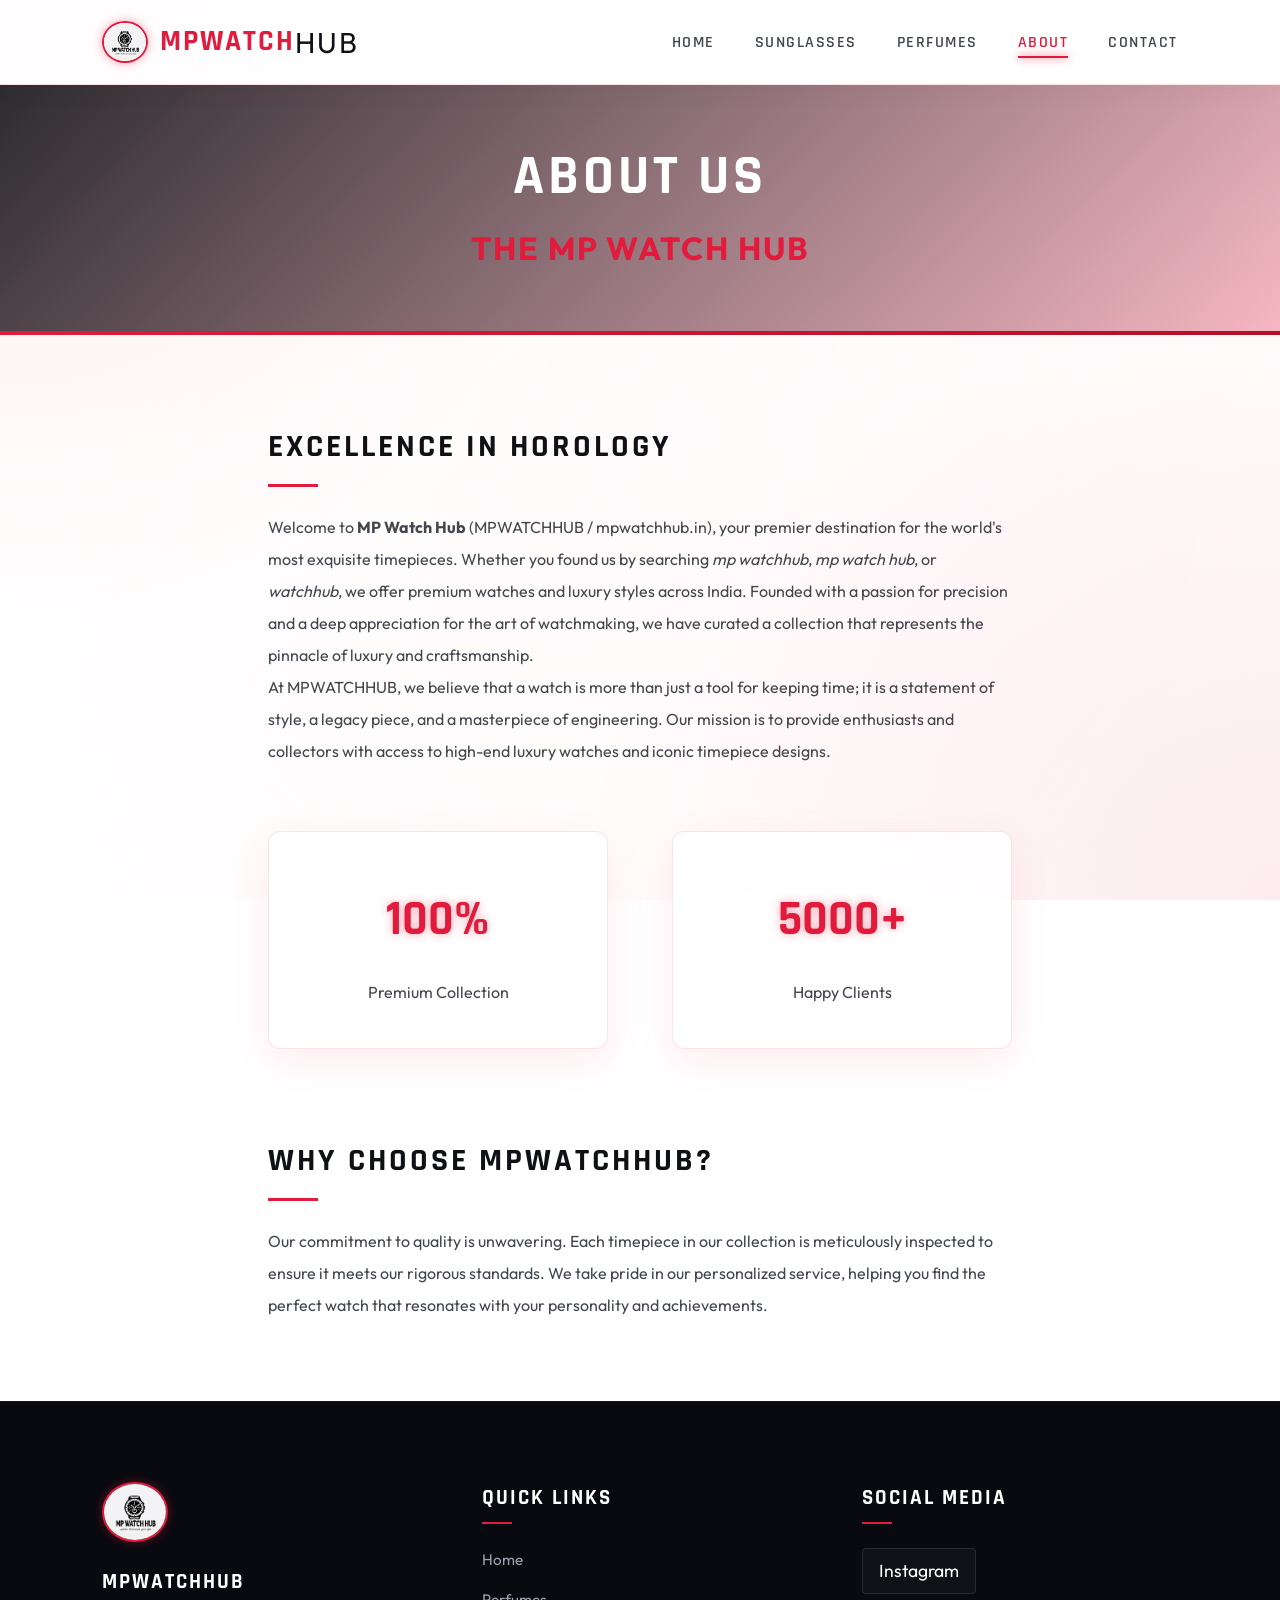
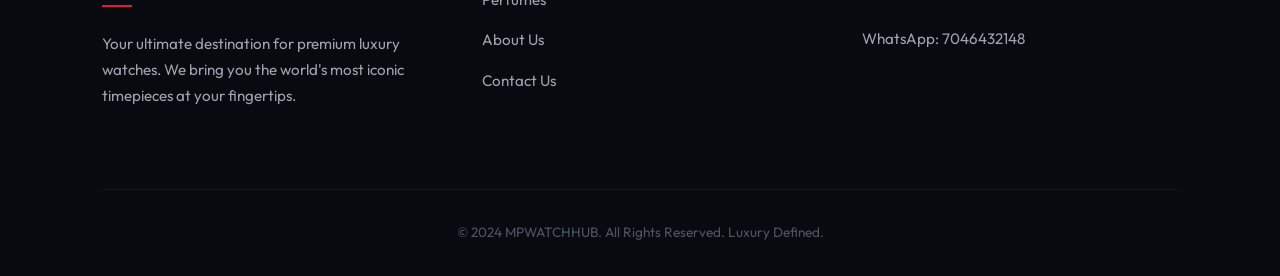
<file: about.html>
<!DOCTYPE html>
<html lang="en">
<head>
    <meta charset="UTF-8">
    <meta name="viewport" content="width=device-width, initial-scale=1.0">
    <link rel="icon" type="image/jpeg" href="assets/images/mpwatchhublogo.jpeg">
    <link rel="apple-touch-icon" href="assets/images/mpwatchhublogo.jpeg">
    <title>About Us | MPWATCHHUB — Premium Luxury Watch Store India</title>
    <meta name="description" content="Discover MP Watch Hub — India's store for premium luxury watches, craftsmanship and curated timepieces.">
    <meta name="keywords" content="mp watch hub, mp watches, watchhub, luxury watches, premium watches, about MPWATCHHUB, luxury watch store India">
    <link rel="canonical" href="https://mpwatchhub.in/about.html">
    <meta property="og:url" content="https://mpwatchhub.in/about.html">
    <meta property="og:title" content="About Us | MPWATCHHUB — Premium Luxury Watch Store India">
    <meta property="og:description" content="Discover MPWATCHHUB — India's trusted store for premium luxury watches and timepieces.">
    <meta property="og:image" content="https://mpwatchhub.in/assets/images/logo.jpeg">
    <meta property="og:site_name" content="MPWATCHHUB">
    <meta property="og:type" content="website">
    <meta name="twitter:card" content="summary_large_image">
    <meta name="twitter:title" content="About Us | MPWATCHHUB">
    <meta name="twitter:description" content="India's trusted store for premium luxury watches. Learn our story and brands.">
    <meta name="twitter:image" content="https://mpwatchhub.in/assets/images/logo.jpeg">
    <link href="https://fonts.googleapis.com/css2?family=Outfit:wght@300;400;500;600;700&family=Rajdhani:wght@500;600;700&display=swap" rel="stylesheet">
    <link rel="stylesheet" href="assets/css/style.css">
    <style>
        .about-hero {
            height: 250px;
            background: linear-gradient(135deg, rgba(9, 10, 15, 0.85) 0%, rgba(226, 27, 60, 0.3) 100%), url('https://images.unsplash.com/photo-1508685096489-7aac291253f6?auto=format&fit=crop&q=80&w=1200');
            background-size: cover;
            background-position: center;
            display: flex;
            align-items: center;
            justify-content: center;
            text-align: center;
            position: relative;
        }
        .about-hero::after {
            content: '';
            position: absolute;
            bottom: 0;
            left: 0;
            width: 100%;
            height: 4px;
            background: linear-gradient(90deg, var(--primary-red), var(--dark-red));
        }
        .about-content {
            padding: 5rem 10%;
            max-width: 1000px;
            margin: 0 auto;
            line-height: 2;
        }
        .about-content h2 {
            color: var(--text-dark);
            margin-bottom: 2rem;
            text-transform: uppercase;
            letter-spacing: 3px;
            font-size: 2rem;
            position: relative;
            display: inline-block;
        }
        .about-content h2::after {
            content: '';
            position: absolute;
            bottom: -8px;
            left: 0;
            width: 50px;
            height: 3px;
            background: var(--primary-red);
        }
        .about-grid {
            display: grid;
            grid-template-columns: 1fr 1fr;
            gap: 4rem;
            margin-top: 4rem;
        }
        .stat-item {
            text-align: center;
            padding: 2.5rem;
            background: var(--card-bg);
            backdrop-filter: blur(12px);
            -webkit-backdrop-filter: blur(12px);
            border-radius: 12px;
            border: 1px solid var(--border-color);
            box-shadow: var(--shadow-red);
            transition: var(--transition);
        }
        .stat-item:hover {
            transform: translateY(-5px);
            border-color: rgba(226, 27, 60, 0.25);
            box-shadow: 0 15px 30px rgba(226, 27, 60, 0.08);
        }
        .stat-item h3 {
            color: var(--primary-red);
            font-size: 3rem;
            margin-bottom: 0.5rem;
            text-shadow: 0 0 10px var(--primary-red-glow);
        }
        @media (max-width: 768px) {
            .about-content {
                padding: 3rem 5%;
            }
            .about-grid {
                grid-template-columns: 1fr;
                gap: 2rem;
            }
            .about-hero h2 {
                font-size: 2.2rem !important;
            }
            .about-hero h2 span {
                font-size: 1.5rem !important;
            }
            .about-content h2 {
                font-size: 1.6rem;
            }
            .stat-item h3 {
                font-size: 2.2rem;
            }
        }
    </style>
</head>
<body>

    <nav>
        <a href="index.html" class="logo">
            <img src="assets/images/logo.jpeg" alt="MPWATCHHUB Logo">
            <div class="logo-text">MPWATCH<span>HUB</span></div>
        </a>
        <ul class="nav-links">
            <li><a href="index.html">Home</a></li>
            <li><a href="index.html#sunglasses">Sunglasses</a></li>
            <li><a href="index.html#perfumes">Perfumes</a></li>
            <li><a href="about.html" class="active">About</a></li>
            <li><a href="contact.html">Contact</a></li>
        </ul>
    </nav>

    <section class="about-hero">
        <div class="carousel-content">
            <h2 style="font-family: 'Rajdhani', sans-serif; font-size: 3.5rem; color: #fff; letter-spacing: 4px; text-transform: uppercase; margin-bottom: 0; line-height: 1.2;">
                About Us<br>
                <span style="color: var(--primary-red); font-size: 2rem; font-family: 'Outfit', sans-serif; letter-spacing: 2px;">The MP Watch Hub</span>
            </h2>
        </div>
    </section>

    <div class="about-content">
        <h2>Excellence in Horology</h2>
        <p>Welcome to <strong>MP Watch Hub</strong> (MPWATCHHUB / mpwatchhub.in), your premier destination for the world's most exquisite timepieces. Whether you found us by searching <em>mp watchhub</em>, <em>mp watch hub</em>, or <em>watchhub</em>, we offer premium watches and luxury styles across India. Founded with a passion for precision and a deep appreciation for the art of watchmaking, we have curated a collection that represents the pinnacle of luxury and craftsmanship.</p>
        
        <p>At MPWATCHHUB, we believe that a watch is more than just a tool for keeping time; it is a statement of style, a legacy piece, and a masterpiece of engineering. Our mission is to provide enthusiasts and collectors with access to high-end luxury watches and iconic timepiece designs.</p>

        <div class="about-grid">
            <div class="stat-item">
                <h3>100%</h3>
                <p>Premium Collection</p>
            </div>
            <div class="stat-item">
                <h3>5000+</h3>
                <p>Happy Clients</p>
            </div>
        </div>

        <h2 style="margin-top: 5rem;">Why Choose MPWATCHHUB?</h2>
        <p>Our commitment to quality is unwavering. Each timepiece in our collection is meticulously inspected to ensure it meets our rigorous standards. We take pride in our personalized service, helping you find the perfect watch that resonates with your personality and achievements.</p>
    </div>

    <footer>
        <div class="footer-content">
            <div class="footer-section">
                <img src="assets/images/logo.jpeg" alt="MPWATCHHUB Logo" style="height: 60px; border-radius: 50%; margin-bottom: 1rem; border: 2px solid var(--primary-red); box-shadow: 0 0 10px var(--primary-red-glow);">
                <h3>MPWATCHHUB</h3>
                <p>Your ultimate destination for premium luxury watches. We bring you the world's most iconic timepieces at your fingertips.</p>
            </div>
            <div class="footer-section">
                <h3>Quick Links</h3>
                <a href="index.html">Home</a>
                <a href="index.html#perfumes">Perfumes</a>
                <a href="about.html">About Us</a>
                <a href="contact.html">Contact Us</a>
            </div>
            <div class="footer-section">
                <h3>Social Media</h3>
                <div class="social-links">
                    <a href="https://www.instagram.com/mpwatchub?igsh=MWNnaHU4YWYxeGdpZA%3D%3D" target="_blank">Instagram</a>
                </div>
                <p style="margin-top: 1rem;">WhatsApp: 7046432148</p>
            </div>
        </div>
        <div class="copyright">
            <p>&copy; 2024 MPWATCHHUB. All Rights Reserved. Luxury Defined.</p>
        </div>
    </footer>

</body>
</html>
</file>
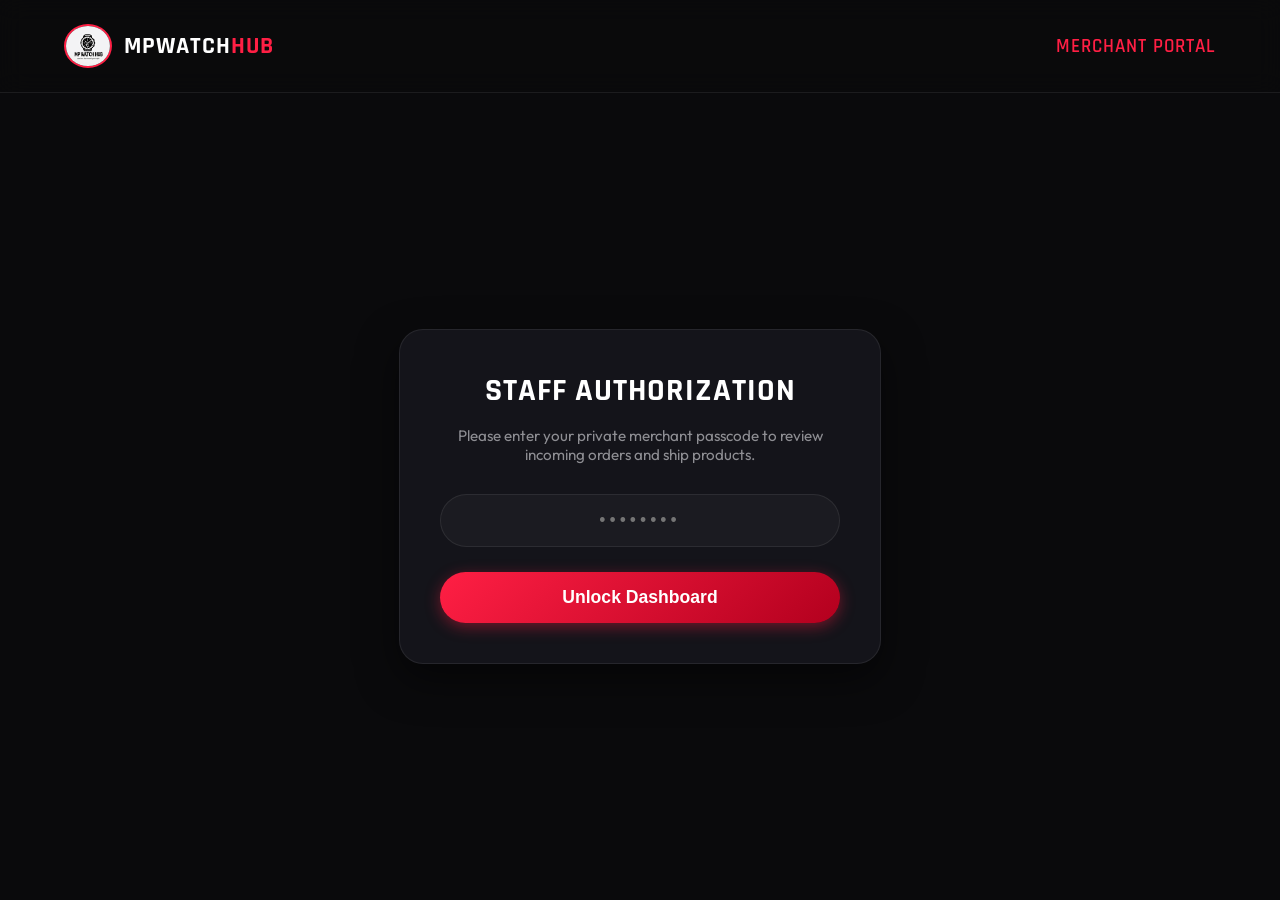
<file: admin.html>
<!DOCTYPE html>
<html lang="en">
<head>
    <meta charset="UTF-8">
    <meta name="viewport" content="width=device-width, initial-scale=1.0">
    <link rel="icon" type="image/jpeg" href="assets/images/mpwatchhublogo.jpeg">
    <link rel="apple-touch-icon" href="assets/images/mpwatchhublogo.jpeg">
    <meta name="robots" content="noindex, nofollow">
    <title>Admin Dashboard | MPWATCHHUB</title>
    <meta name="description" content="MPWATCHHUB admin dashboard — not for public indexing.">
    <link href="https://fonts.googleapis.com/css2?family=Outfit:wght@300;400;500;600;700&family=Rajdhani:wght@500;600;700&display=swap" rel="stylesheet">
    <style>
        :root {
            --primary-red: #FF1F44;
            --primary-red-glow: rgba(255, 31, 68, 0.4);
            --bg-dark: #0a0a0c;
            --card-dark: rgba(22, 22, 28, 0.95);
            --text-main: #ffffff;
            --text-muted: #8e8e93;
            --border-glow: rgba(255, 255, 255, 0.08);
            --transition: all 0.3s cubic-bezier(0.16, 1, 0.3, 1);
        }

        body {
            background-color: var(--bg-dark);
            color: var(--text-main);
            font-family: 'Outfit', sans-serif;
            margin: 0;
            padding: 0;
            min-height: 100vh;
            display: flex;
            flex-direction: column;
        }

        /* Top Navigation Header */
        nav {
            display: flex;
            justify-content: space-between;
            align-items: center;
            padding: 1.5rem 5%;
            background: rgba(10, 10, 12, 0.8);
            backdrop-filter: blur(12px);
            -webkit-backdrop-filter: blur(12px);
            border-bottom: 1px solid var(--border-glow);
            position: sticky;
            top: 0;
            z-index: 100;
        }
        .logo {
            display: flex;
            align-items: center;
            gap: 12px;
            text-decoration: none;
            color: #fff;
        }
        .logo img {
            height: 40px;
            border-radius: 50%;
            border: 2px solid var(--primary-red);
        }
        .logo-text {
            font-family: 'Rajdhani', sans-serif;
            font-weight: 700;
            font-size: 1.5rem;
            letter-spacing: 1px;
            text-transform: uppercase;
        }
        .logo-text span {
            color: var(--primary-red);
        }
        .nav-btn-logout {
            background: rgba(255, 255, 255, 0.06);
            border: 1px solid var(--border-glow);
            color: #fff;
            padding: 10px 20px;
            border-radius: 50px;
            cursor: pointer;
            transition: var(--transition);
            font-weight: 500;
            display: none;
        }
        .nav-btn-logout:hover {
            background: var(--primary-red);
            box-shadow: 0 4px 15px var(--primary-red-glow);
            border-color: var(--primary-red);
        }

        /* Passcode Security Gate Screen */
        .auth-container {
            flex: 1;
            display: flex;
            justify-content: center;
            align-items: center;
            padding: 20px;
            z-index: 10;
        }
        .auth-card {
            background: var(--card-dark);
            border: 1px solid var(--border-glow);
            border-radius: 24px;
            padding: 40px;
            width: 100%;
            max-width: 400px;
            text-align: center;
            box-shadow: 0 15px 40px rgba(0, 0, 0, 0.5);
            animation: fadeIn 0.5s ease-out;
        }
        @keyframes fadeIn {
            from { opacity: 0; transform: translateY(20px); }
            to { opacity: 1; transform: translateY(0); }
        }
        .auth-card h1 {
            font-family: 'Rajdhani', sans-serif;
            text-transform: uppercase;
            font-size: 2rem;
            margin: 0 0 10px 0;
            letter-spacing: 1px;
        }
        .auth-card p {
            color: var(--text-muted);
            font-size: 0.95rem;
            margin-bottom: 30px;
        }
        .auth-input-group {
            position: relative;
            margin-bottom: 25px;
        }
        .auth-input {
            width: 100%;
            background: rgba(255, 255, 255, 0.03);
            border: 1px solid var(--border-glow);
            padding: 15px 20px;
            border-radius: 50px;
            color: #fff;
            font-size: 1.1rem;
            text-align: center;
            letter-spacing: 4px;
            box-sizing: border-box;
            transition: var(--transition);
        }
        .auth-input:focus {
            outline: none;
            border-color: var(--primary-red);
            background: rgba(255, 255, 255, 0.06);
            box-shadow: 0 0 15px rgba(255, 31, 68, 0.2);
        }
        .btn-auth-submit {
            background: linear-gradient(135deg, #FF1F44 0%, #B3001E 100%);
            color: #fff;
            border: none;
            padding: 15px;
            width: 100%;
            border-radius: 50px;
            font-size: 1.1rem;
            font-weight: 600;
            cursor: pointer;
            box-shadow: 0 4px 15px var(--primary-red-glow);
            transition: var(--transition);
        }
        .btn-auth-submit:hover {
            transform: translateY(-2px);
            box-shadow: 0 6px 20px rgba(255, 31, 68, 0.5);
        }
        .auth-error {
            color: var(--primary-red);
            font-size: 0.9rem;
            margin-top: 15px;
            display: none;
            animation: shake 0.3s ease;
        }
        @keyframes shake {
            0%, 100% { transform: translateX(0); }
            25% { transform: translateX(-8px); }
            75% { transform: translateX(8px); }
        }

        /* Dashboard Content Layout */
        .dashboard-container {
            max-width: 1200px;
            margin: 40px auto;
            padding: 0 24px;
            width: 100%;
            box-sizing: border-box;
            display: none;
        }

        .dashboard-header {
            margin-bottom: 35px;
            display: flex;
            justify-content: space-between;
            align-items: flex-end;
            flex-wrap: wrap;
            gap: 20px;
        }
        .dashboard-title h1 {
            font-family: 'Rajdhani', sans-serif;
            text-transform: uppercase;
            font-size: 2.5rem;
            margin: 0 0 5px 0;
            letter-spacing: 1px;
        }
        .dashboard-title p {
            color: var(--text-muted);
            margin: 0;
            font-size: 1.05rem;
        }

        /* Stats Cards Widgets */
        .stats-grid {
            display: grid;
            grid-template-columns: repeat(auto-fit, minmax(220px, 1fr));
            gap: 20px;
            margin-bottom: 40px;
        }
        .stat-card {
            background: var(--card-dark);
            border: 1px solid var(--border-glow);
            border-radius: 16px;
            padding: 24px;
            display: flex;
            flex-direction: column;
            gap: 5px;
        }
        .stat-label {
            font-size: 0.85rem;
            color: var(--text-muted);
            text-transform: uppercase;
            letter-spacing: 1px;
            font-weight: 500;
        }
        .stat-value {
            font-size: 2.2rem;
            font-weight: 700;
            color: #fff;
            font-family: 'Rajdhani', sans-serif;
        }
        .stat-value.glow-green { color: #00c873; }
        .stat-value.glow-red { color: var(--primary-red); }

        /* Order Filter Bar */
        .filter-bar {
            background: rgba(255, 255, 255, 0.02);
            border: 1px solid var(--border-glow);
            border-radius: 12px;
            padding: 16px 24px;
            margin-bottom: 30px;
            display: flex;
            gap: 20px;
            align-items: center;
            justify-content: space-between;
            flex-wrap: wrap;
        }
        .search-input {
            background: rgba(255, 255, 255, 0.03);
            border: 1px solid var(--border-glow);
            padding: 10px 20px;
            border-radius: 50px;
            color: #fff;
            font-family: 'Outfit', sans-serif;
            font-size: 0.95rem;
            width: 100%;
            max-width: 320px;
            box-sizing: border-box;
            transition: var(--transition);
        }
        .search-input:focus {
            outline: none;
            border-color: var(--primary-red);
            box-shadow: 0 0 10px rgba(255, 31, 68, 0.2);
        }
        .filter-tabs {
            display: flex;
            gap: 10px;
        }
        .filter-tab {
            background: none;
            border: 1px solid var(--border-glow);
            color: var(--text-muted);
            padding: 8px 18px;
            border-radius: 50px;
            cursor: pointer;
            transition: var(--transition);
            font-size: 0.9rem;
            font-weight: 500;
        }
        .filter-tab:hover, .filter-tab.active {
            background: rgba(255,255,255,0.06);
            color: #fff;
            border-color: #fff;
        }
        .filter-tab.active {
            background: var(--primary-red);
            border-color: var(--primary-red);
            box-shadow: 0 4px 10px var(--primary-red-glow);
        }

        /* Order Grid */
        .orders-grid {
            display: grid;
            grid-template-columns: repeat(auto-fit, minmax(320px, 1fr));
            gap: 25px;
            margin-bottom: 50px;
        }
        .no-orders-message {
            grid-column: 1 / -1;
            text-align: center;
            padding: 50px;
            background: var(--card-dark);
            border: 1px solid var(--border-glow);
            border-radius: 16px;
            color: var(--text-muted);
            font-size: 1.1rem;
        }

        /* Elegant Order Detail Card */
        .order-card {
            background: var(--card-dark);
            border: 1px solid var(--border-glow);
            border-radius: 20px;
            overflow: hidden;
            display: flex;
            flex-direction: column;
            transition: transform 0.3s, border-color 0.3s;
            position: relative;
        }
        .order-card:hover {
            transform: translateY(-5px);
            border-color: rgba(255, 255, 255, 0.15);
        }

        .order-status-banner {
            position: absolute;
            top: 15px;
            right: 15px;
            padding: 5px 12px;
            border-radius: 20px;
            font-size: 0.75rem;
            text-transform: uppercase;
            font-weight: 700;
            letter-spacing: 0.5px;
        }
        .status-paid {
            background: rgba(0, 200, 115, 0.1);
            color: #00c873;
            border: 1px solid rgba(0, 200, 115, 0.2);
        }
        .status-shipped {
            background: rgba(255, 255, 255, 0.06);
            color: #fff;
            border: 1px solid rgba(255, 255, 255, 0.15);
        }

        .order-header {
            padding: 20px;
            border-bottom: 1px solid var(--border-glow);
            background: rgba(255, 255, 255, 0.01);
        }
        .order-id {
            font-family: monospace;
            font-size: 0.85rem;
            color: var(--text-muted);
        }
        .order-date {
            font-size: 0.8rem;
            color: var(--text-muted);
            margin-top: 4px;
        }

        .order-body {
            padding: 20px;
            flex: 1;
            display: flex;
            flex-direction: column;
            gap: 15px;
        }

        /* Order Product Item */
        .order-item-desc {
            display: flex;
            align-items: center;
            gap: 12px;
            background: rgba(255, 255, 255, 0.02);
            border: 1px solid var(--border-glow);
            border-radius: 10px;
            padding: 10px;
        }
        .order-item-info h4 {
            margin: 0;
            font-size: 0.95rem;
            font-weight: 600;
            color: #fff;
        }
        .order-item-info span {
            font-size: 0.8rem;
            color: var(--text-muted);
            text-transform: uppercase;
        }
        .order-item-price {
            margin-left: auto;
            color: var(--primary-red);
            font-weight: 700;
            font-size: 1rem;
        }

        /* Customer Profile & Address Card */
        .customer-profile {
            display: flex;
            flex-direction: column;
            gap: 6px;
        }
        .profile-line {
            display: flex;
            align-items: center;
            gap: 8px;
            font-size: 0.9rem;
        }
        .profile-line span {
            color: var(--text-muted);
            font-size: 0.8rem;
            text-transform: uppercase;
            width: 55px;
        }
        .profile-line strong {
            color: #fff;
            font-weight: 500;
        }

        .shipping-box {
            background: rgba(255, 255, 255, 0.03);
            border: 1px dashed rgba(255, 255, 255, 0.12);
            border-radius: 12px;
            padding: 12px 16px;
            font-size: 0.88rem;
            line-height: 1.45;
            color: #ddd;
            position: relative;
        }
        .btn-copy-address {
            position: absolute;
            top: 10px;
            right: 10px;
            background: rgba(255, 255, 255, 0.05);
            border: 1px solid var(--border-glow);
            border-radius: 4px;
            color: var(--text-muted);
            width: 24px;
            height: 24px;
            display: flex;
            align-items: center;
            justify-content: center;
            cursor: pointer;
            transition: var(--transition);
        }
        .btn-copy-address:hover {
            background: #fff;
            color: #000;
        }

        /* Order Footer CTA Actions */
        .order-footer {
            padding: 20px;
            border-top: 1px solid var(--border-glow);
            background: rgba(255, 255, 255, 0.01);
            display: flex;
            flex-direction: column;
            gap: 12px;
        }

        .shipping-tracking-badge {
            background: rgba(255, 255, 255, 0.03);
            border: 1px solid var(--border-glow);
            border-radius: 8px;
            padding: 10px 14px;
            font-size: 0.85rem;
            color: var(--text-muted);
            display: flex;
            justify-content: space-between;
            align-items: center;
        }
        .shipping-tracking-badge strong { color: #fff; font-family: monospace; }

        .btn-action-ship {
            background: linear-gradient(135deg, #00c873 0%, #008a47 100%);
            color: #fff;
            border: none;
            padding: 12px;
            border-radius: 50px;
            font-weight: 600;
            font-size: 0.95rem;
            cursor: pointer;
            box-shadow: 0 4px 15px rgba(0, 200, 115, 0.25);
            transition: var(--transition);
            width: 100%;
            text-align: center;
            font-family: 'Outfit', sans-serif;
        }
        .btn-action-ship:hover {
            transform: translateY(-2px);
            box-shadow: 0 6px 20px rgba(0, 200, 115, 0.35);
        }

        .spinner {
            width: 18px;
            height: 18px;
            border: 2px solid rgba(255, 255, 255, 0.3);
            border-radius: 50%;
            border-top-color: #fff;
            animation: spin 0.8s infinite linear;
            display: inline-block;
        }
        @keyframes spin {
            0% { transform: rotate(0deg); }
            100% { transform: rotate(360deg); }
        }
    </style>
</head>
<body>

    <!-- Header Navigation bar -->
    <nav>
        <a href="index.html" class="logo">
            <img src="assets/images/logo.jpeg" alt="MPWATCHHUB Logo">
            <div class="logo-text">MPWATCH<span>HUB</span></div>
        </a>
        <div style="font-family: 'Rajdhani', sans-serif; font-weight: 600; letter-spacing: 1px; color: var(--primary-red); font-size: 1.2rem; text-transform: uppercase;">Merchant Portal</div>
        <button id="btnLogout" onclick="logoutAdmin()" class="nav-btn-logout">Logout</button>
    </nav>

    <!-- Passcode Auth Screen -->
    <div id="authScreen" class="auth-container">
        <div class="auth-card">
            <h1>Staff Authorization</h1>
            <p>Please enter your private merchant passcode to review incoming orders and ship products.</p>
            <form onsubmit="handleAuthSubmit(event)">
                <div class="auth-input-group">
                    <input type="password" id="adminPasscode" class="auth-input" maxlength="20" placeholder="••••••••" required autocomplete="current-password">
                </div>
                <button type="submit" id="btnAuth" class="btn-auth-submit">Unlock Dashboard</button>
                <div id="authError" class="auth-error">Incorrect passcode. Access Denied.</div>
            </form>
        </div>
    </div>

    <!-- Active Management Dashboard -->
    <div id="dashboardView" class="dashboard-container">
        
        <div class="dashboard-header">
            <div class="dashboard-title">
                <h1>Fulfillment Manager</h1>
                <p>Track payments, retrieve customer shipping details, and ship orders.</p>
            </div>
        </div>

        <!-- Dashboard Stats Row -->
        <div class="stats-grid">
            <div class="stat-card">
                <span class="stat-label">Paid Orders</span>
                <span class="stat-value" id="statPaidCount">0</span>
            </div>
            <div class="stat-card">
                <span class="stat-label">Shipped Orders</span>
                <span class="stat-value" id="statShippedCount">0</span>
            </div>
            <div class="stat-card">
                <span class="stat-label">Total Revenue</span>
                <span class="stat-value glow-green" id="statRevenue">₹0</span>
            </div>
            <div class="stat-card">
                <span class="stat-label">System Gateway</span>
                <span class="stat-value glow-red" id="statGateway">SIM</span>
            </div>
        </div>

        <!-- Filters and search -->
        <div class="filter-bar">
            <input type="text" id="orderSearch" class="search-input" placeholder="Search customer, order id, watch..." oninput="renderOrders()">
            
            <div class="filter-tabs">
                <button class="filter-tab active" onclick="setFilterTab('all', this)">All orders</button>
                <button class="filter-tab" onclick="setFilterTab('paid', this)">Paid / Unshipped</button>
                <button class="filter-tab" onclick="setFilterTab('shipped', this)">Shipped</button>
            </div>
        </div>

        <!-- Orders Grid -->
        <div id="ordersGrid" class="orders-grid">
            <!-- Order cards dynamically loaded here -->
        </div>

    </div>

    <script>
        const BACKEND_URL = 'https://mpwatchhub-backend-w6wr.onrender.com';
        let savedPasscode = localStorage.getItem('mpwatchhub_admin_passcode') || '';
        let activeOrders = [];
        let activeFilter = 'all';

        document.addEventListener('DOMContentLoaded', () => {
            if (savedPasscode) {
                document.getElementById('adminPasscode').value = savedPasscode;
                verifyPasscode(savedPasscode);
            }
        });

        async function handleAuthSubmit(event) {
            event.preventDefault();
            const input = document.getElementById('adminPasscode').value;
            
            const btnAuth = document.getElementById('btnAuth');
            btnAuth.disabled = true;
            btnAuth.innerHTML = `<span class="spinner"></span> Verifying...`;
            
            await verifyPasscode(input);
        }

        async function verifyPasscode(passcode) {
            const btnAuth = document.getElementById('btnAuth');
            const errorDiv = document.getElementById('authError');
            
            try {
                const response = await fetch(`${BACKEND_URL}/api/payments/orders?passcode=${passcode}`);
                const data = await response.json();

                if (response.status === 200 && data.success) {
                    // Success authorization
                    savedPasscode = passcode;
                    localStorage.setItem('mpwatchhub_admin_passcode', passcode);
                    activeOrders = data.orders;
                    
                    // Transition screens
                    document.getElementById('authScreen').style.display = 'none';
                    document.getElementById('btnLogout').style.display = 'block';
                    document.getElementById('dashboardView').style.display = 'block';
                    
                    // Update stats
                    calculateStats();
                    renderOrders();
                } else {
                    throw new Error('Unauthorized');
                }
            } catch (err) {
                console.error(err);
                errorDiv.style.display = 'block';
                localStorage.removeItem('mpwatchhub_admin_passcode');
                
                // Shake card
                const card = document.querySelector('.auth-card');
                card.style.animation = 'none';
                setTimeout(() => { card.style.animation = 'shake 0.3s ease'; }, 10);
            } finally {
                btnAuth.disabled = false;
                btnAuth.textContent = 'Unlock Dashboard';
            }
        }

        function logoutAdmin() {
            localStorage.removeItem('mpwatchhub_admin_passcode');
            window.location.reload();
        }

        function calculateStats() {
            const paid = activeOrders.filter(o => o.status === 'paid');
            const shipped = activeOrders.filter(o => o.status === 'shipped');
            
            document.getElementById('statPaidCount').textContent = paid.length;
            document.getElementById('statShippedCount').textContent = shipped.length;
            
            // Total revenue from paid and shipped orders
            const revenue = activeOrders.reduce((sum, o) => sum + o.amount, 0);
            document.getElementById('statRevenue').textContent = `₹${revenue.toLocaleString('en-IN')}`;

            // Check gateway mode based on orders
            const hasRazorpay = activeOrders.some(o => o.paymentGateway === 'razorpay');
            document.getElementById('statGateway').textContent = hasRazorpay ? 'RAZORPAY' : 'SIM MODE';
        }

        function setFilterTab(status, btnElement) {
            activeFilter = status;
            document.querySelectorAll('.filter-tab').forEach(t => t.classList.remove('active'));
            btnElement.classList.add('active');
            renderOrders();
        }

        function renderOrders() {
            const grid = document.getElementById('ordersGrid');
            const searchQuery = document.getElementById('orderSearch').value.toLowerCase();
            grid.innerHTML = '';

            // Filter active list
            let filtered = activeOrders;

            // 1. Tab filter
            if (activeFilter === 'paid') {
                filtered = filtered.filter(o => o.status === 'paid');
            } else if (activeFilter === 'shipped') {
                filtered = filtered.filter(o => o.status === 'shipped');
            }

            // 2. Search query filter
            if (searchQuery) {
                filtered = filtered.filter(o => 
                    o._id.toLowerCase().includes(searchQuery) ||
                    o.customerName.toLowerCase().includes(searchQuery) ||
                    o.customerPhone.includes(searchQuery) ||
                    o.productName.toLowerCase().includes(searchQuery) ||
                    o.productBrand.toLowerCase().includes(searchQuery) ||
                    (o.utrNumber && o.utrNumber.toLowerCase().includes(searchQuery))
                );
            }

            if (filtered.length === 0) {
                grid.innerHTML = `<div class="no-orders-message">No matching orders found in database records.</div>`;
                return;
            }

            filtered.forEach(order => {
                const card = document.createElement('div');
                card.className = 'order-card';
                
                const isPaid = order.status === 'paid';
                const formattedDate = new Date(order.createdAt).toLocaleString('en-IN', {
                    day: 'numeric', month: 'short', year: 'numeric', hour: '2-digit', minute: '2-digit'
                });

                // Set status badge style
                const statusBadge = isPaid 
                    ? `<span class="order-status-banner status-paid">Paid & Pending</span>`
                    : `<span class="order-status-banner status-shipped">Shipped</span>`;

                // Set transaction details (Razorpay vs SIM Mode)
                const trxDetails = order.paymentGateway === 'razorpay'
                    ? `Razorpay ID: ${order.razorpayPaymentId}`
                    : `Simulated UTR: ${order.utrNumber || 'N/A'}`;

                // Set footer action card
                let footerActions = '';
                if (isPaid) {
                    footerActions = `
                        <button onclick="shipOrder('${order._id}', this)" class="btn-action-ship">
                            Mark as Shipped
                        </button>
                    `;
                } else {
                    const shipDate = order.shippedAt ? new Date(order.shippedAt).toLocaleDateString('en-IN') : 'N/A';
                    footerActions = `
                        <div class="shipping-tracking-badge">
                            <div>Tracking: <strong>${order.trackingNumber || 'N/A'}</strong></div>
                            <div style="font-size: 0.8rem;">Shipped: ${shipDate}</div>
                        </div>
                    `;
                }

                card.innerHTML = `
                    ${statusBadge}
                    <div class="order-header">
                        <div class="order-id">ORDER ID: #${order._id}</div>
                        <div class="order-date">${formattedDate}</div>
                    </div>
                    <div class="order-body">
                        <!-- Product Info -->
                        <div class="order-item-desc">
                            <div class="order-item-info">
                                <span>${order.productBrand}</span>
                                <h4>${order.productName}</h4>
                            </div>
                            <div class="order-item-price">${order.productPrice}</div>
                        </div>

                        <!-- Buyer contact info -->
                        <div class="customer-profile">
                            <div class="profile-line"><span>Name</span><strong>${order.customerName}</strong></div>
                            <div class="profile-line"><span>Phone</span><strong>${order.customerPhone}</strong></div>
                            <div class="profile-line"><span>Email</span><strong style="font-size: 0.85rem;">${order.customerEmail}</strong></div>
                            <div class="profile-line" style="font-size: 0.8rem; color: var(--text-muted);"><span>Txn details</span><i>${trxDetails}</i></div>
                        </div>

                        <!-- Delivery Address Card -->
                        <div class="shipping-box">
                            <button class="btn-copy-address" onclick="copyAddress('${order.shippingAddress.replace(/'/g, "\\'")}', this)" title="Copy Address">&#10064;</button>
                            <strong style="font-size: 0.75rem; text-transform: uppercase; color: var(--text-muted); display: block; margin-bottom: 5px;">Shipping Address</strong>
                            ${order.shippingAddress}
                        </div>
                    </div>
                    <div class="order-footer">
                        ${footerActions}
                    </div>
                `;
                grid.appendChild(card);
            });
        }

        function copyAddress(address, btnElement) {
            navigator.clipboard.writeText(address).then(() => {
                const originalContent = btnElement.innerHTML;
                btnElement.innerHTML = '&#10003;';
                btnElement.style.background = '#00c873';
                btnElement.style.color = '#fff';
                setTimeout(() => {
                    btnElement.innerHTML = originalContent;
                    btnElement.style.background = '';
                    btnElement.style.color = '';
                }, 2000);
            }).catch(err => {
                alert('Failed to copy text: ' + err);
            });
        }

        async function shipOrder(orderId, btnElement) {
            const trackingNum = prompt('Enter shipping carrier / tracking number (optional):');
            if (trackingNum === null) return; // Cancelled

            const originalText = btnElement.innerHTML;
            btnElement.disabled = true;
            btnElement.innerHTML = `<span class="spinner"></span> Updating...`;

            try {
                const response = await fetch(`${BACKEND_URL}/api/payments/orders/${orderId}/ship?passcode=${savedPasscode}`, {
                    method: 'POST',
                    headers: { 'Content-Type': 'application/json' },
                    body: JSON.stringify({ trackingNumber: trackingNum || 'Standard Delivery' })
                });

                const data = await response.json();
                
                if (data.success) {
                    // Update internal array
                    const idx = activeOrders.findIndex(o => o._id === orderId);
                    if (idx !== -1) {
                        activeOrders[idx] = data.order;
                    }
                    calculateStats();
                    renderOrders();
                } else {
                    alert('Failed to update shipment status: ' + data.message);
                }
            } catch (err) {
                alert('Connection failure to local server.');
            } finally {
                btnElement.disabled = false;
                btnElement.innerHTML = originalText;
            }
        }
    </script>
</body>
</html>
</file>
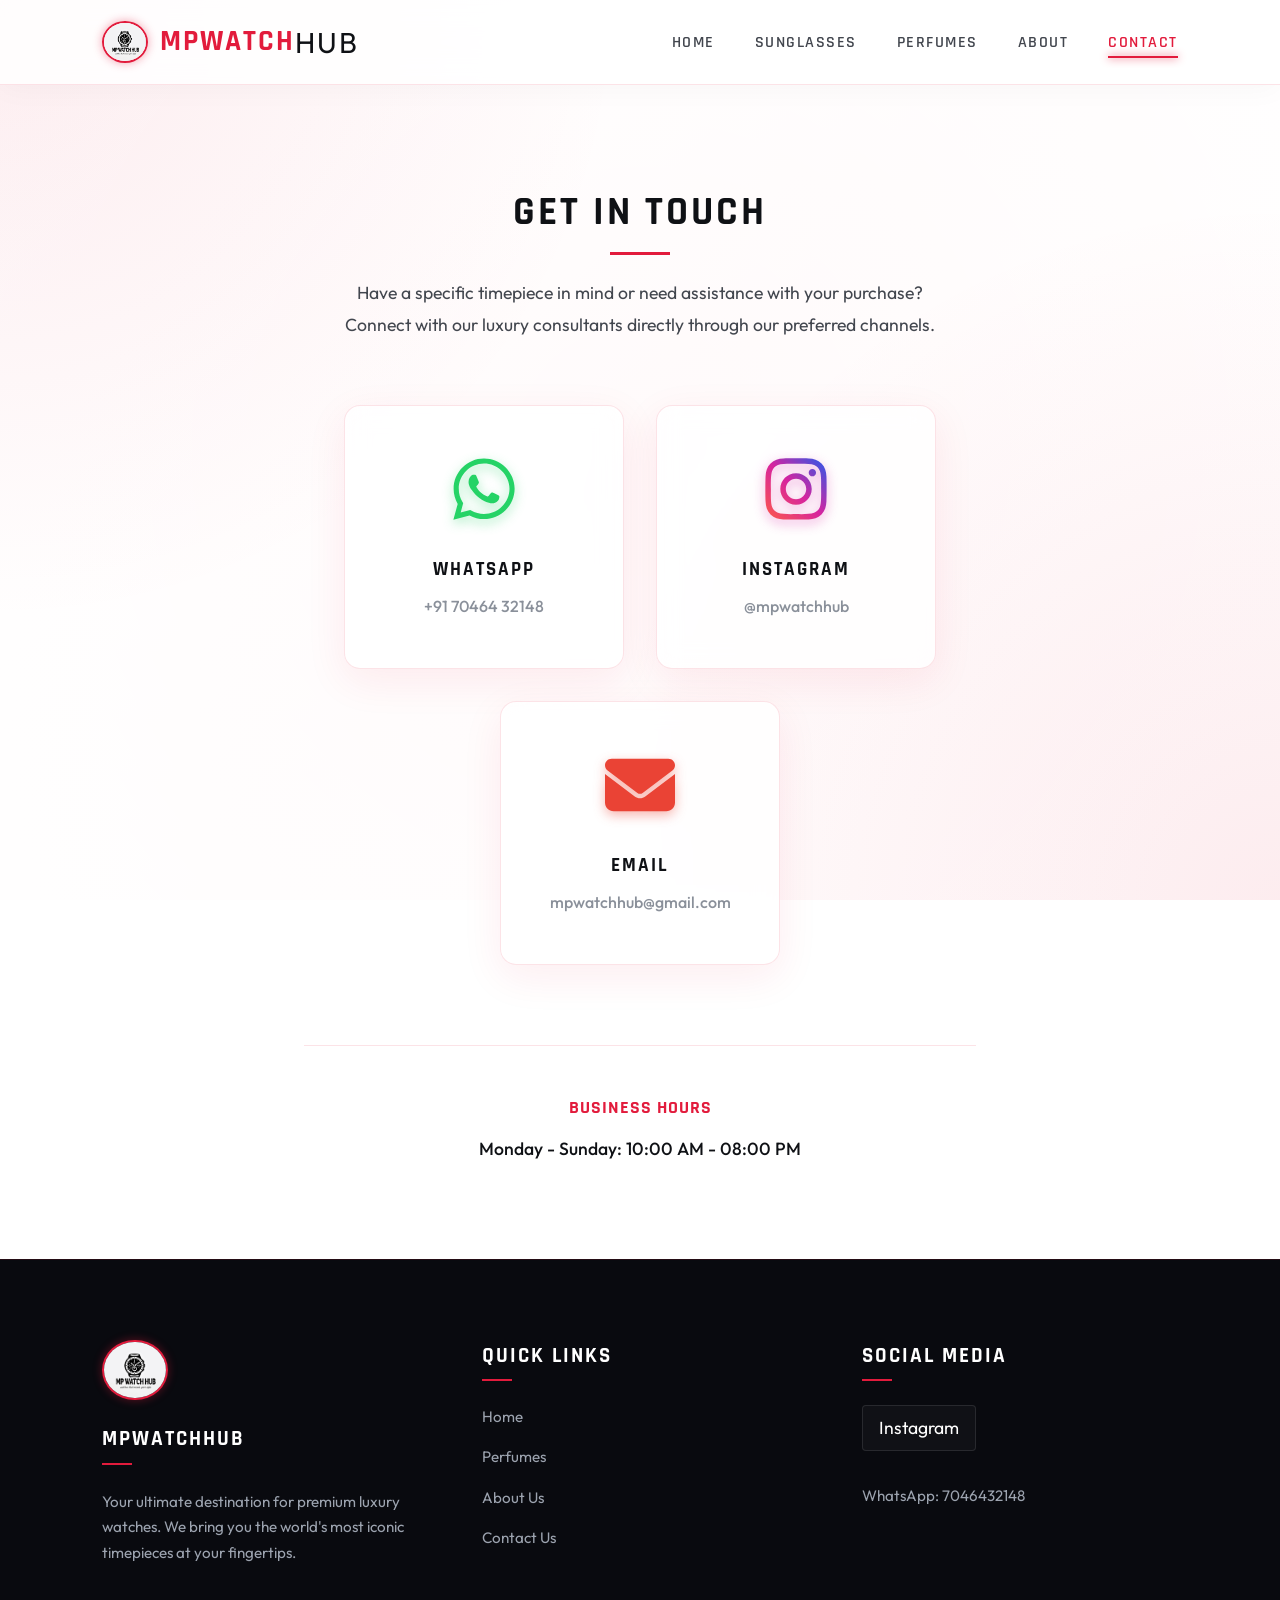
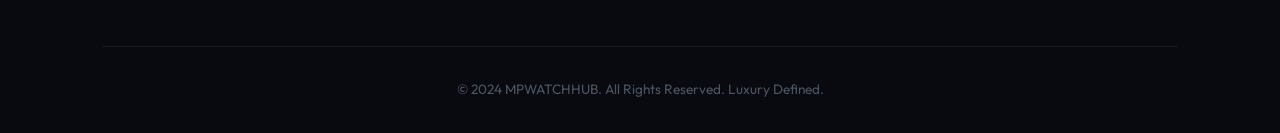
<file: contact.html>
<!DOCTYPE html>
<html lang="en">
<head>
    <meta charset="UTF-8">
    <meta name="viewport" content="width=device-width, initial-scale=1.0">
    <link rel="icon" type="image/jpeg" href="assets/images/mpwatchhublogo.jpeg">
    <link rel="apple-touch-icon" href="assets/images/mpwatchhublogo.jpeg">
    <title>Contact Us | MPWATCHHUB — WhatsApp &amp; Support</title>
    <meta name="description" content="Contact MP Watch Hub for watch inquiries, orders and support. WhatsApp 7046432148 or Instagram @mpwatchhub. Fast replies, India-wide.">
    <meta name="keywords" content="mp watch hub, mp watches, watchhub, luxury watches, premium watches, contact MPWATCHHUB, WhatsApp watch order India">
    <link rel="canonical" href="https://mpwatchhub.in/contact.html">
    <meta property="og:url" content="https://mpwatchhub.in/contact.html">
    <meta property="og:title" content="Contact Us | MPWATCHHUB — WhatsApp &amp; Support">
    <meta property="og:description" content="Contact MPWATCHHUB on WhatsApp 7046432148 or Instagram @mpwatchhub for orders and support.">
    <meta property="og:image" content="https://mpwatchhub.in/assets/images/logo.jpeg">
    <meta property="og:site_name" content="MPWATCHHUB">
    <meta property="og:type" content="website">
    <meta name="twitter:card" content="summary_large_image">
    <meta name="twitter:title" content="Contact Us | MPWATCHHUB">
    <meta name="twitter:description" content="WhatsApp 7046432148 or Instagram @mpwatchhub — orders and support.">
    <meta name="twitter:image" content="https://mpwatchhub.in/assets/images/logo.jpeg">
    <link href="https://fonts.googleapis.com/css2?family=Outfit:wght@300;400;500;600;700&family=Rajdhani:wght@500;600;700&display=swap" rel="stylesheet">
    <link rel="stylesheet" href="assets/css/style.css">
    <style>
        .contact-container {
            padding: 6rem 5%;
            display: flex;
            flex-direction: column;
            align-items: center;
            justify-content: center;
            text-align: center;
            max-width: 800px;
            margin: 0 auto;
        }
        .contact-info h2 {
            color: var(--text-dark);
            margin-bottom: 2rem;
            text-transform: uppercase;
            letter-spacing: 3px;
            font-size: 2.5rem;
            position: relative;
            display: inline-block;
        }
        .contact-info h2::after {
            content: '';
            position: absolute;
            bottom: -10px;
            left: 50%;
            transform: translateX(-50%);
            width: 60px;
            height: 3px;
            background: var(--primary-red);
        }
        .contact-desc {
            margin-bottom: 4rem;
            color: var(--text-body);
            font-size: 1.1rem;
            line-height: 1.8;
            max-width: 600px;
        }
        .social-cards-container {
            display: flex;
            gap: 2rem;
            flex-wrap: wrap;
            justify-content: center;
            width: 100%;
        }
        .social-card {
            background: var(--card-bg);
            backdrop-filter: blur(12px);
            -webkit-backdrop-filter: blur(12px);
            border: 1px solid var(--border-color);
            padding: 3rem 2rem;
            border-radius: 16px;
            box-shadow: var(--shadow-red);
            transition: var(--transition);
            display: flex;
            flex-direction: column;
            align-items: center;
            text-decoration: none;
            width: 280px;
        }
        .social-card:hover {
            transform: translateY(-10px);
            box-shadow: 0 20px 40px rgba(226, 27, 60, 0.15);
            border-color: rgba(226, 27, 60, 0.3);
        }
        .social-card-icon {
            margin-bottom: 1.5rem;
        }
        .social-card h4 {
            color: var(--text-dark);
            margin-bottom: 0.5rem;
            text-transform: uppercase;
            font-size: 1.2rem;
            letter-spacing: 2px;
        }
        .social-card p {
            color: var(--text-muted);
            font-size: 1rem;
            font-weight: 500;
        }
        .business-hours {
            margin-top: 5rem;
            padding-top: 3rem;
            border-top: 1px solid var(--border-color);
            width: 100%;
        }
        .business-hours h4 {
            color: var(--primary-red);
            margin-bottom: 0.8rem;
            text-transform: uppercase;
            font-size: 1.1rem;
            letter-spacing: 1px;
        }
        .business-hours p {
            color: var(--text-dark);
            font-size: 1.1rem;
            font-weight: 500;
        }
    </style>
</head>
<body>

    <nav>
        <a href="index.html" class="logo">
            <img src="assets/images/logo.jpeg" alt="MPWATCHHUB Logo">
            <div class="logo-text">MPWATCH<span>HUB</span></div>
        </a>
        <ul class="nav-links">
            <li><a href="index.html">Home</a></li>
            <li><a href="index.html#sunglasses">Sunglasses</a></li>
            <li><a href="index.html#perfumes">Perfumes</a></li>
            <li><a href="about.html">About</a></li>
            <li><a href="contact.html" class="active">Contact</a></li>
        </ul>
    </nav>

    <div class="contact-container">
        <div class="contact-info">
            <h2>Get In Touch</h2>
            <p class="contact-desc">Have a specific timepiece in mind or need assistance with your purchase? Connect with our luxury consultants directly through our preferred channels.</p>
        </div>
        
        <div class="social-cards-container">
            <a href="https://wa.me/917046432148" class="social-card" target="_blank">
                <div class="social-card-icon">
                    <svg xmlns="http://www.w3.org/2000/svg" viewBox="0 0 448 512" style="width: 70px; height: 70px; fill: #25D366; filter: drop-shadow(0 4px 6px rgba(37, 211, 102, 0.4));">
                        <path d="M380.9 97.1C339 55.1 283.2 32 223.9 32c-122.4 0-222 99.6-222 222 0 39.1 10.2 77.3 29.6 111L0 480l117.7-30.9c32.4 17.7 68.9 27 106.1 27h.1c122.3 0 224.1-99.6 224.1-222 0-59.3-25.2-115-67.1-157zm-157 341.6c-33.2 0-65.7-8.9-94-25.7l-6.7-4-69.8 18.3L72 359.2l-4.4-7c-18.5-29.4-28.2-63.3-28.2-98.2 0-101.7 82.8-184.5 184.6-184.5 49.3 0 95.6 19.2 130.4 54.1 34.8 34.9 56.2 81.2 56.1 130.5 0 101.8-84.9 184.6-186.6 184.6zm101.2-138.2c-5.5-2.8-32.8-16.2-37.9-18-5.1-1.9-8.8-2.8-12.5 2.8-3.7 5.6-14.3 18-17.6 21.8-3.2 3.7-6.5 4.2-12 1.4-32.6-16.3-54-29.1-75.5-66-5.7-9.8 5.7-9.1 16.3-30.3 1.8-3.7.9-6.9-.5-9.7-1.4-2.8-12.5-30.1-17.1-41.2-4.5-10.8-9.1-9.3-12.5-9.5-3.2-.2-6.9-.2-10.6-.2-3.7 0-9.7 1.4-14.8 6.9-5.1 5.6-19.4 19-19.4 46.3 0 27.3 19.9 53.7 22.6 57.4 2.8 3.7 39.1 59.7 94.8 83.8 35.2 15.2 49 16.5 66.6 13.9 10.7-1.6 32.8-13.4 37.4-26.4 4.6-13 4.6-24.1 3.2-26.4-1.3-2.5-5-3.9-10.5-6.6z"/>
                    </svg>
                </div>
                <h4>WhatsApp</h4>
                <p>+91 70464 32148</p>
            </a>
            
            <a href="https://www.instagram.com/mpwatchub?igsh=MWNnaHU4YWYxeGdpZA%3D%3D" class="social-card" target="_blank">
                <div class="social-card-icon">
                    <svg xmlns="http://www.w3.org/2000/svg" viewBox="0 0 448 512" style="width: 70px; height: 70px; fill: url(#rg); filter: drop-shadow(0 4px 6px rgba(214, 36, 159, 0.4));">
                        <defs>
                            <linearGradient id="rg" x1="0%" y1="100%" x2="100%" y2="0%">
                                <stop offset="0%" stop-color="#fd5949" />
                                <stop offset="50%" stop-color="#d6249f" />
                                <stop offset="100%" stop-color="#285AEB" />
                            </linearGradient>
                        </defs>
                        <path d="M224.1 141c-63.6 0-114.9 51.3-114.9 114.9s51.3 114.9 114.9 114.9S339 319.5 339 255.9 287.7 141 224.1 141zm0 189.6c-41.1 0-74.7-33.5-74.7-74.7s33.5-74.7 74.7-74.7 74.7 33.5 74.7 74.7-33.6 74.7-74.7 74.7zm146.4-194.3c0 14.9-12 26.8-26.8 26.8-14.9 0-26.8-12-26.8-26.8s12-26.8 26.8-26.8 26.8 12 26.8 26.8zm76.1 27.2c-1.7-35.9-9.9-67.7-36.2-93.9-26.2-26.2-58-34.4-93.9-36.2-37-2.1-147.9-2.1-184.9 0-35.8 1.7-67.6 9.9-93.9 36.1s-34.4 58-36.2 93.9c-2.1 37-2.1 147.9 0 184.9 1.7 35.9 9.9 67.7 36.2 93.9s58 34.4 93.9 36.2c37 2.1 147.9 2.1 184.9 0 35.9-1.7 67.7-9.9 93.9-36.2 26.2-26.2 34.4-58 36.2-93.9 2.1-37 2.1-147.8 0-184.8zM398.8 388c-7.8 19.6-22.9 34.7-42.6 42.6-29.5 11.7-99.5 9-132.1 9s-102.7 2.6-132.1-9c-19.6-7.8-34.7-22.9-42.6-42.6-11.7-29.5-9-99.5-9-132.1s-2.6-102.7 9-132.1c7.8-19.6 22.9-34.7 42.6-42.6 29.5-11.7 99.5-9 132.1-9s102.7-2.6 132.1 9c19.6 7.8 34.7 22.9 42.6 42.6 11.7 29.5 9 99.5 9 132.1s2.7 102.7-9 132.1z"/>
                    </svg>
                </div>
                <h4>Instagram</h4>
                <p>@mpwatchhub</p>
            </a>

            <a href="mailto:mpwatchhub@gmail.com" class="social-card">
                <div class="social-card-icon">
                    <svg xmlns="http://www.w3.org/2000/svg" viewBox="0 0 512 512" style="width: 70px; height: 70px; fill: #EA4335; filter: drop-shadow(0 4px 6px rgba(234, 67, 53, 0.4));">
                        <path d="M48 64C21.5 64 0 85.5 0 112c0 15.1 7.1 29.3 19.2 38.4L236.8 313.6c11.4 8.5 27 8.5 38.4 0L492.8 150.4c12.1-9.1 19.2-23.3 19.2-38.4c0-26.5-21.5-48-48-48H48zM0 176V384c0 35.3 28.7 64 64 64H448c35.3 0 64-28.7 64-64V176L294.4 339.2c-22.8 17.1-54 17.1-76.8 0L0 176z"/>
                    </svg>
                </div>
                <h4>Email</h4>
                <p>mpwatchhub@gmail.com</p>
            </a>
        </div>

        <div class="business-hours">
            <h4>Business Hours</h4>
            <p>Monday - Sunday: 10:00 AM - 08:00 PM</p>
        </div>
    </div>

    <footer>
        <div class="footer-content">
            <div class="footer-section">
                <img src="assets/images/logo.jpeg" alt="MPWATCHHUB Logo" style="height: 60px; border-radius: 50%; margin-bottom: 1rem; border: 2px solid var(--primary-red); box-shadow: 0 0 10px var(--primary-red-glow);">
                <h3>MPWATCHHUB</h3>
                <p>Your ultimate destination for premium luxury watches. We bring you the world's most iconic timepieces at your fingertips.</p>
            </div>
            <div class="footer-section">
                <h3>Quick Links</h3>
                <a href="index.html">Home</a>
                <a href="index.html#perfumes">Perfumes</a>
                <a href="about.html">About Us</a>
                <a href="contact.html">Contact Us</a>
            </div>
            <div class="footer-section">
                <h3>Social Media</h3>
                <div class="social-links">
                    <a href="https://www.instagram.com/mpwatchub?igsh=MWNnaHU4YWYxeGdpZA%3D%3D" target="_blank">Instagram</a>
                </div>
                <p style="margin-top: 1rem;">WhatsApp: 7046432148</p>
            </div>
        </div>
        <div class="copyright">
            <p>&copy; 2024 MPWATCHHUB. All Rights Reserved. Luxury Defined.</p>
        </div>
    </footer>

</body>
</html>
</file>
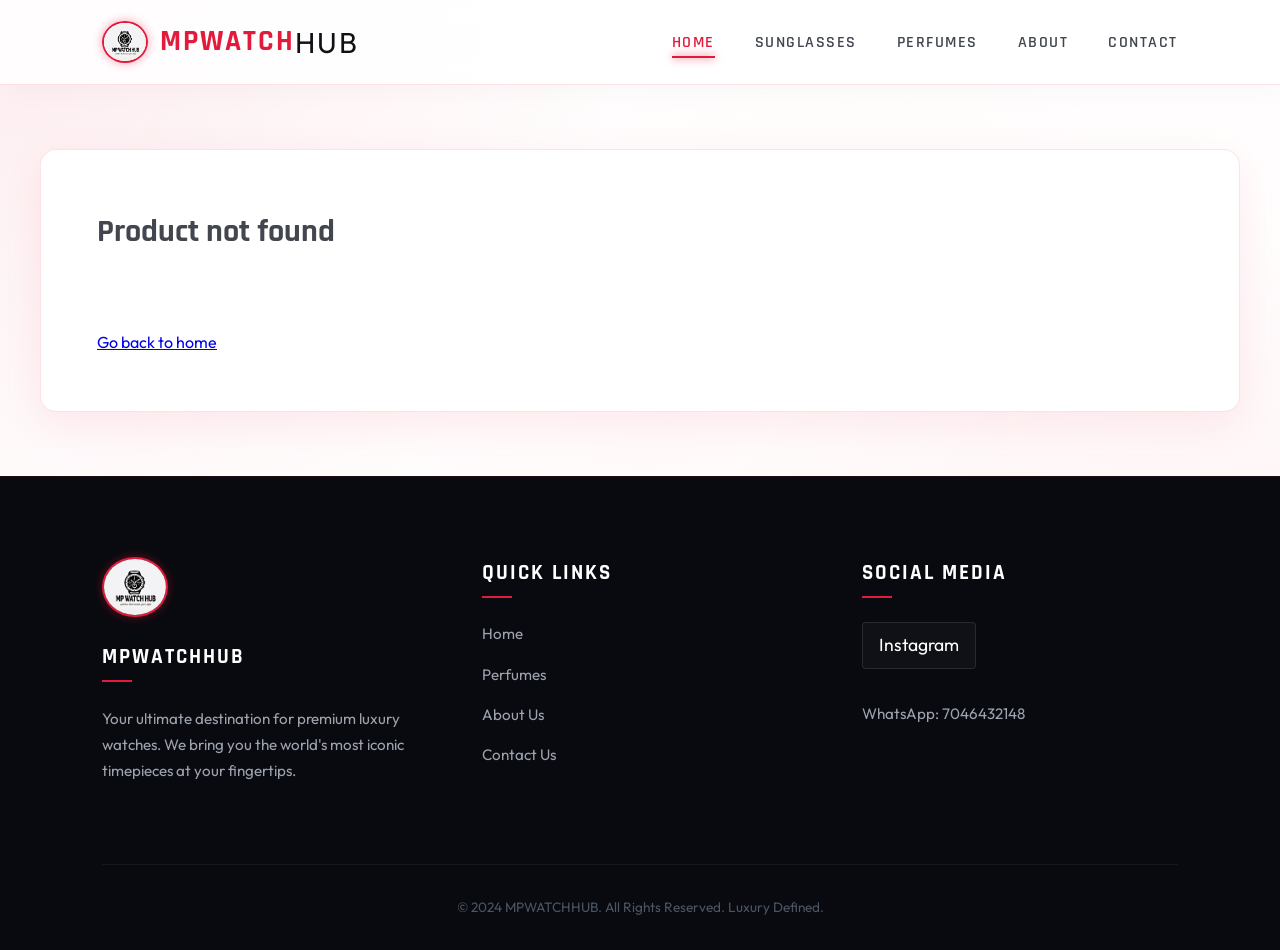
<file: details.html>
<!DOCTYPE html>
<html lang="en">
<head>
    <meta charset="UTF-8">
    <meta name="viewport" content="width=device-width, initial-scale=1.0">
    <link rel="icon" type="image/jpeg" href="assets/images/mpwatchhublogo.jpeg">
    <link rel="apple-touch-icon" href="assets/images/mpwatchhublogo.jpeg">
    <title>Premium Luxury Watches | MP Watch Hub</title>
    <meta name="description" content="View premium luxury watch details at MP Watch Hub. Inquire on WhatsApp or pay online with delivery across India.">
    <meta name="keywords" content="mp watch hub, mp watches, watchhub, luxury watches, premium watches, MPWATCHHUB product">
    <meta property="og:title" content="Premium Luxury Watches | MP Watch Hub">
    <meta property="og:description" content="View premium luxury watch details at MP Watch Hub. Inquire on WhatsApp or pay online.">
    <meta property="og:image" content="https://mpwatchhub.in/assets/images/logo.jpeg">
    <meta property="og:site_name" content="MPWATCHHUB">
    <meta property="og:type" content="product">
    <meta property="og:url" content="https://mpwatchhub.in/details.html">
    <meta name="twitter:card" content="summary_large_image">
    <meta name="twitter:title" content="Premium Luxury Watches | MP Watch Hub">
    <meta name="twitter:description" content="View premium luxury watch details at MP Watch Hub.">
    <meta name="twitter:image" content="https://mpwatchhub.in/assets/images/logo.jpeg">
    <script src="assets/js/site-config.js"></script>
    <script src="assets/js/seo.js"></script>
    <link href="https://fonts.googleapis.com/css2?family=Outfit:wght@300;400;500;600;700&family=Rajdhani:wght@500;600;700&display=swap" rel="stylesheet">
    <link rel="stylesheet" href="assets/css/style.css">
    <!-- Razorpay Standard Checkout SDK -->
    <script src="https://checkout.razorpay.com/v1/checkout.js"></script>
</head>
<body>

    <nav>
        <a href="index.html" class="logo">
            <img src="assets/images/logo.jpeg" alt="MPWATCHHUB Logo">
            <div class="logo-text">MPWATCH<span>HUB</span></div>
        </a>
        <ul class="nav-links">
            <li><a href="index.html">Home</a></li>
            <li><a href="index.html#sunglasses">Sunglasses</a></li>
            <li><a href="index.html#perfumes">Perfumes</a></li>
            <li><a href="about.html">About</a></li>
            <li><a href="contact.html">Contact</a></li>
        </ul>
    </nav>

    <div id="productDetails" class="details-container">
        <!-- Content will be injected by main.js -->
        <p>Loading luxury details...</p>
    </div>

    <footer>
        <div class="footer-content">
            <div class="footer-section">
                <img src="assets/images/logo.jpeg" alt="MPWATCHHUB Logo" style="height: 60px; border-radius: 50%; margin-bottom: 1rem; border: 2px solid var(--primary-red); box-shadow: 0 0 10px var(--primary-red-glow);">
                <h3>MPWATCHHUB</h3>
                <p>Your ultimate destination for premium luxury watches. We bring you the world's most iconic timepieces at your fingertips.</p>
            </div>
            <div class="footer-section">
                <h3>Quick Links</h3>
                <a href="index.html">Home</a>
                <a href="index.html#perfumes">Perfumes</a>
                <a href="about.html">About Us</a>
                <a href="contact.html">Contact Us</a>
            </div>
            <div class="footer-section">
                <h3>Social Media</h3>
                <div class="social-links">
                    <a href="https://www.instagram.com/mpwatchub?igsh=MWNnaHU4YWYxeGdpZA%3D%3D" target="_blank">Instagram</a>
                </div>
                <p style="margin-top: 1rem;">WhatsApp: 7046432148</p>
            </div>
        </div>
        <div class="copyright">
            <p>&copy; 2024 MPWATCHHUB. All Rights Reserved. Luxury Defined.</p>
        </div>
    </footer>

    <script src="assets/js/main.js"></script>
    <script>
        document.addEventListener('DOMContentLoaded', () => {
            const product = getProductFromUrl();
            const container = document.getElementById('productDetails');
            
            if (product) {
                if (typeof updatePageSeo === 'function') {
                    updatePageSeo({
                        title: product.name + ' | MP Watch Hub',
                        description: 'Premium luxury watch at MP Watch Hub — ' + product.price + '. Inquire on WhatsApp or order online with India delivery.',
                        image: product.image,
                        ogType: 'product'
                    });
                }

                let currentImgIdx = 0;
                const productImages = product.images && product.images.length > 0 ? product.images : [product.image];

                window.setDetailImage = function(imgSrc, idx) {
                    currentImgIdx = idx;
                    const mainImg = document.getElementById('mainDetailImage');
                    if (mainImg) mainImg.src = imgSrc;
                    
                    document.querySelectorAll('.thumb-img').forEach((thumb, tIdx) => {
                        thumb.style.borderColor = (tIdx === idx) ? 'var(--primary-red)' : 'transparent';
                    });
                };

                window.navigateImage = function(direction) {
                    currentImgIdx = (currentImgIdx + direction + productImages.length) % productImages.length;
                    setDetailImage(productImages[currentImgIdx], currentImgIdx);
                };

                let imagesHtml = `
                    <div class="main-image-wrapper" style="position: relative; width: 100%; display: flex; align-items: center; justify-content: center; background: #f7f8fa; border-radius: 12px; overflow: hidden;">
                        <img src="${product.image}" id="mainDetailImage" alt="${product.name}" style="width: 100%; height: 100%; max-height: 550px; object-fit: cover; transition: var(--transition);">
                `;
                
                if (productImages.length > 1) {
                    imagesHtml += `
                        <button class="nav-arrow left-arrow" onclick="navigateImage(-1)" style="position: absolute; left: 15px; background: rgba(0,0,0,0.5); border: none; color: white; width: 40px; height: 40px; border-radius: 50%; display: flex; align-items: center; justify-content: center; cursor: pointer; transition: background 0.3s; z-index: 10; font-size: 1.2rem;">&#10094;</button>
                        <button class="nav-arrow right-arrow" onclick="navigateImage(1)" style="position: absolute; right: 15px; background: rgba(0,0,0,0.5); border: none; color: white; width: 40px; height: 40px; border-radius: 50%; display: flex; align-items: center; justify-content: center; cursor: pointer; transition: background 0.3s; z-index: 10; font-size: 1.2rem;">&#10095;</button>
                    `;
                }
                imagesHtml += `</div>`;

                if (productImages.length > 1) {
                    imagesHtml += `<div class="thumbnail-gallery" style="display: flex; gap: 10px; margin-top: 15px; overflow-x: auto; width: 100%;">`;
                    productImages.forEach((img, idx) => {
                        imagesHtml += `<img src="${img}" class="thumb-img" onclick="setDetailImage('${img}', ${idx})" alt="thumbnail" style="width: 80px; height: 80px; object-fit: cover; border-radius: 8px; cursor: pointer; border: 2px solid ${idx === 0 ? 'var(--primary-red)' : 'transparent'}; transition: border-color 0.3s;">`;
                    });
                    imagesHtml += `</div>`;
                }

                container.innerHTML = `
                    <div class="details-image" style="flex-direction: column; background: transparent; border: none; padding: 0;">
                        ${imagesHtml}
                    </div>
                    <div class="details-info">
                        <span class="details-brand">${product.brand}</span>
                        <h1>${product.name}</h1>
                        <p class="details-price">${product.canceledPrice ? `<span style="text-decoration:line-through;color:#888;font-size:0.7em;margin-right:10px;font-weight:400;">${product.canceledPrice}</span>` : ''}${product.price}</p>
                        
                        <div style="display: flex; flex-direction: column; gap: 15px; margin-top: 10px;">
                            <button id="buyUpiBtn" class="btn-buy-upi" style="background: linear-gradient(135deg, #FF1F44 0%, #B3001E 100%); color: white; border: none; padding: 16px 30px; border-radius: 50px; font-family: 'Outfit', sans-serif; font-weight: 600; font-size: 1.1rem; cursor: pointer; transition: all 0.3s; box-shadow: 0 4px 20px rgba(255, 31, 68, 0.4); display: flex; align-items: center; justify-content: center; gap: 12px; width: 100%; border: 1px solid rgba(255,255,255,0.1);">
                                <svg width="20" height="20" viewBox="0 0 24 24" fill="none" stroke="currentColor" stroke-width="2.5" stroke-linecap="round" stroke-linejoin="round"><rect x="2" y="5" width="20" height="14" rx="2" ry="2"></rect><line x1="2" y1="10" x2="22" y2="10"></line></svg>
                                Buy via UPI / Cards (Online)
                            </button>
                            
                            <button id="whatsappBtn" class="btn-whatsapp" style="margin-top: 0; width: 100%;">
                                Inquire on WhatsApp
                            </button>
                        </div>
                    </div>
                `;

                // Inject Checkout Drawer, Modals, and Styles dynamically
                injectPurchaseComponents();
                
                document.getElementById('whatsappBtn').addEventListener('click', () => {
                    purchaseOnWhatsApp(product);
                });

                document.getElementById('buyUpiBtn').addEventListener('click', () => {
                    openCheckoutDrawer(product);
                });
            } else {
                container.innerHTML = "<h1>Product not found</h1><br><a href='index.html'>Go back to home</a>";
            }
        });

        // ==========================================
        // UPI & Razorpay Checkout Integration Logic
        // ==========================================
        const BACKEND_URL = 'https://mpwatchhub-backend-w6wr.onrender.com';

        function injectPurchaseComponents() {
            // Check if already injected
            if (document.getElementById('purchaseStyles')) return;

            // 1. Inject CSS Styles
            const style = document.createElement('style');
            style.id = 'purchaseStyles';
            style.textContent = `
                /* CSS Styles for Shipping Drawer and Modals */
                .checkout-backdrop {
                    position: fixed;
                    top: 0;
                    left: 0;
                    width: 100%;
                    height: 100%;
                    background: rgba(0, 0, 0, 0.6);
                    backdrop-filter: blur(8px);
                    -webkit-backdrop-filter: blur(8px);
                    z-index: 1000;
                    opacity: 0;
                    pointer-events: none;
                    transition: opacity 0.4s ease;
                }
                .checkout-backdrop.active {
                    opacity: 1;
                    pointer-events: auto;
                }

                /* Slide-out Shipping Drawer */
                .shipping-drawer {
                    position: fixed;
                    top: 0;
                    right: -450px;
                    width: 100%;
                    max-width: 450px;
                    height: 100%;
                    background: rgba(22, 22, 28, 0.95);
                    border-left: 1px solid rgba(255, 255, 255, 0.08);
                    box-shadow: -10px 0 30px rgba(0, 0, 0, 0.5);
                    z-index: 1001;
                    display: flex;
                    flex-direction: column;
                    transition: right 0.4s cubic-bezier(0.16, 1, 0.3, 1);
                    font-family: 'Outfit', sans-serif;
                    color: #ffffff;
                }
                @media(max-width: 480px) {
                    .shipping-drawer { max-width: 100%; right: -100%; }
                }
                .shipping-drawer.active {
                    right: 0;
                }
                .drawer-header {
                    padding: 24px;
                    border-bottom: 1px solid rgba(255, 255, 255, 0.08);
                    display: flex;
                    justify-content: space-between;
                    align-items: center;
                }
                .drawer-header h2 {
                    font-family: 'Rajdhani', sans-serif;
                    font-weight: 700;
                    font-size: 1.6rem;
                    text-transform: uppercase;
                    letter-spacing: 1.5px;
                    color: #fff;
                    margin: 0;
                }
                .drawer-close {
                    background: none;
                    border: none;
                    color: #aaa;
                    font-size: 1.8rem;
                    cursor: pointer;
                    transition: color 0.2s;
                }
                .drawer-close:hover { color: #FF1F44; }

                .drawer-body {
                    flex: 1;
                    overflow-y: auto;
                    padding: 24px;
                }
                .product-summary-card {
                    background: rgba(255, 255, 255, 0.03);
                    border: 1px solid rgba(255, 255, 255, 0.06);
                    border-radius: 12px;
                    padding: 16px;
                    display: flex;
                    gap: 15px;
                    margin-bottom: 24px;
                }
                .product-summary-img {
                    width: 70px;
                    height: 70px;
                    border-radius: 8px;
                    object-fit: cover;
                    border: 1px solid rgba(255, 255, 255, 0.1);
                }
                .product-summary-info h4 { margin: 0 0 5px 0; font-size: 1.05rem; font-weight: 600; color: #fff; }
                .product-summary-info p { margin: 0; color: #ff1f44; font-weight: 700; font-size: 1.1rem; }

                .shipping-form .form-group {
                    margin-bottom: 20px;
                }
                .shipping-form label {
                    display: block;
                    font-size: 0.85rem;
                    text-transform: uppercase;
                    letter-spacing: 1px;
                    margin-bottom: 8px;
                    color: #aaa;
                    font-weight: 500;
                }
                .shipping-form input, .shipping-form textarea {
                    width: 100%;
                    background: rgba(255, 255, 255, 0.04);
                    border: 1px solid rgba(255, 255, 255, 0.12);
                    padding: 12px 16px;
                    border-radius: 8px;
                    color: #fff;
                    font-family: 'Outfit', sans-serif;
                    font-size: 0.95rem;
                    transition: all 0.3s;
                    box-sizing: border-box;
                }
                .shipping-form input:focus, .shipping-form textarea:focus {
                    outline: none;
                    border-color: #FF1F44;
                    background: rgba(255, 255, 255, 0.08);
                    box-shadow: 0 0 10px rgba(255, 31, 68, 0.25);
                }

                .drawer-footer {
                    padding: 24px;
                    border-top: 1px solid rgba(255, 255, 255, 0.08);
                    background: rgba(18, 18, 23, 0.98);
                }
                .btn-checkout-submit {
                    background: linear-gradient(135deg, #FF1F44 0%, #B3001E 100%);
                    color: white;
                    border: none;
                    padding: 15px;
                    border-radius: 50px;
                    width: 100%;
                    font-weight: 600;
                    font-size: 1.1rem;
                    cursor: pointer;
                    transition: all 0.3s;
                    font-family: 'Outfit', sans-serif;
                    box-shadow: 0 4px 15px rgba(255, 31, 68, 0.3);
                }
                .btn-checkout-submit:hover {
                    transform: translateY(-2px);
                    box-shadow: 0 6px 20px rgba(255, 31, 68, 0.4);
                }
                .btn-checkout-submit:disabled {
                    background: #444;
                    color: #888;
                    cursor: not-allowed;
                    box-shadow: none;
                    transform: none;
                }

                /* Modals (Simulated UPI scanner and success checkmark) */
                .checkout-modal {
                    position: fixed;
                    top: 50%;
                    left: 50%;
                    transform: translate(-50%, -50%) scale(0.9);
                    width: 90%;
                    max-width: 440px;
                    background: rgba(22, 22, 28, 0.98);
                    border: 1px solid rgba(255, 255, 255, 0.08);
                    box-shadow: 0 15px 40px rgba(0, 0, 0, 0.6);
                    border-radius: 20px;
                    padding: 30px;
                    z-index: 1002;
                    font-family: 'Outfit', sans-serif;
                    color: #fff;
                    opacity: 0;
                    pointer-events: none;
                    transition: all 0.3s cubic-bezier(0.34, 1.56, 0.64, 1);
                }
                .checkout-modal.active {
                    opacity: 1;
                    pointer-events: auto;
                    transform: translate(-50%, -50%) scale(1);
                }

                .qr-container {
                    background: #ffffff;
                    padding: 15px;
                    border-radius: 12px;
                    display: inline-block;
                    margin: 20px auto;
                    position: relative;
                }
                .qr-container img {
                    display: block;
                    width: 180px;
                    height: 180px;
                }
                .qr-scan-line {
                    position: absolute;
                    top: 15px;
                    left: 15px;
                    width: 180px;
                    height: 3px;
                    background: #ff1f44;
                    box-shadow: 0 0 8px #ff1f44;
                    animation: qrScan 2.5s infinite linear;
                }
                @keyframes qrScan {
                    0% { top: 15px; }
                    50% { top: 195px; }
                    100% { top: 15px; }
                }

                .timer-badge {
                    background: rgba(255, 255, 255, 0.06);
                    border: 1px solid rgba(255, 255, 255, 0.1);
                    padding: 6px 12px;
                    border-radius: 20px;
                    font-size: 0.9rem;
                    color: #fff;
                    display: inline-flex;
                    align-items: center;
                    gap: 6px;
                    margin-bottom: 10px;
                }
                .timer-badge span { color: #FF1F44; font-weight: bold; }

                /* Success Modal Checkmark */
                .success-icon-wrapper {
                    width: 80px;
                    height: 80px;
                    background: rgba(0, 200, 115, 0.1);
                    border: 2px solid #00c873;
                    border-radius: 50%;
                    display: flex;
                    align-items: center;
                    justify-content: center;
                    margin: 0 auto 20px auto;
                    animation: scaleUp 0.4s cubic-bezier(0.175, 0.885, 0.32, 1.275);
                }
                .success-icon-wrapper svg {
                    color: #00c873;
                    width: 40px;
                    height: 40px;
                }
                @keyframes scaleUp {
                    0% { transform: scale(0); }
                    100% { transform: scale(1); }
                }

                .spinner {
                    width: 20px;
                    height: 20px;
                    border: 3px solid rgba(255, 255, 255, 0.3);
                    border-radius: 50%;
                    border-top-color: #fff;
                    animation: spin 0.8s infinite linear;
                    display: inline-block;
                }
                @keyframes spin {
                    0% { transform: rotate(0deg); }
                    100% { transform: rotate(360deg); }
                }
            `;
            document.head.appendChild(style);

            // 2. Inject Drawer and Modals markup into body
            const wrapper = document.createElement('div');
            wrapper.innerHTML = `
                <!-- Backdrop filter background -->
                <div id="checkoutBackdrop" class="checkout-backdrop"></div>

                <!-- Shipping Form Drawer -->
                <div id="shippingDrawer" class="shipping-drawer">
                    <div class="drawer-header">
                        <h2>Delivery Details</h2>
                        <button class="drawer-close" onclick="closeCheckoutDrawer()">&times;</button>
                    </div>
                    <div class="drawer-body">
                        <div class="product-summary-card">
                            <img id="summaryProductImg" src="" class="product-summary-img" alt="product">
                            <div class="product-summary-info">
                                <h4 id="summaryProductName">Watch Title</h4>
                                <p id="summaryProductPrice">₹1500</p>
                            </div>
                        </div>
                        <form id="shippingForm" class="shipping-form" onsubmit="handleShippingSubmit(event)">
                            <div class="form-group">
                                <label for="custName">Full Name</label>
                                <input type="text" id="custName" required placeholder="John Doe">
                            </div>
                            <div class="form-group">
                                <label for="custEmail">Email Address</label>
                                <input type="email" id="custEmail" required placeholder="john@example.com">
                            </div>
                            <div class="form-group">
                                <label for="custPhone">Phone Number (WhatsApp)</label>
                                <input type="tel" id="custPhone" required placeholder="9876543210">
                            </div>
                            <div class="form-group">
                                <label for="custAddress">Full Shipping Address</label>
                                <textarea id="custAddress" rows="4" required placeholder="House/Flat No, Apartment, Street, Landmark, City, State - Pincode"></textarea>
                            </div>
                        </form>
                    </div>
                    <div class="drawer-footer">
                        <button id="btnSubmitShipping" type="submit" form="shippingForm" class="btn-checkout-submit">
                            Proceed to Pay
                        </button>
                    </div>
                </div>

                <!-- Simulated UPI QR Modal -->
                <div id="upiSimModal" class="checkout-modal" style="text-align: center;">
                    <h3 style="font-family: 'Rajdhani', sans-serif; text-transform: uppercase; font-size: 1.4rem; letter-spacing: 1px; margin-top: 0;">Scan UPI QR Code</h3>
                    <div class="timer-badge">
                        <svg width="14" height="14" viewBox="0 0 24 24" fill="none" stroke="currentColor" stroke-width="2"><circle cx="12" cy="12" r="10"></circle><polyline points="12 6 12 12 16 14"></polyline></svg>
                        Expires in: <span id="paymentTimer">05:00</span>
                    </div>
                    <p style="font-size: 0.9rem; color: #ccc; margin: 5px 0 15px 0;">Total Amount: <strong style="color: #ff1f44; font-size: 1.05rem;" id="simPayAmount">₹1500</strong></p>
                    
                    <div class="qr-container">
                        <div class="qr-scan-line"></div>
                        <img id="simQrImage" src="" alt="UPI QR Code">
                    </div>
                    
                    <p style="font-size: 0.85rem; color: #aaa; line-height: 1.4; margin-bottom: 20px;">
                        Scan QR with any UPI app (GPay, PhonePe, Paytm, BHIM) to pay.<br>
                        <span style="color: #666; font-size: 0.75rem;">(UPI ID: mpwatchhub@upi)</span>
                    </p>

                    <div style="border-top: 1px solid rgba(255,255,255,0.06); padding-top: 20px;">
                        <button id="btnSimulateSuccess" onclick="simulatePaymentSuccess()" class="btn-checkout-submit" style="background: linear-gradient(135deg, #00c873 0%, #008a47 100%); box-shadow: 0 4px 15px rgba(0, 200, 115, 0.3);">
                            Simulate Payment Success
                        </button>
                        <button onclick="closeUpiModal()" style="background: none; border: none; color: #888; font-size: 0.9rem; margin-top: 15px; cursor: pointer; text-decoration: underline;">
                            Cancel Payment
                        </button>
                    </div>
                </div>

                <!-- Order Success Modal -->
                <div id="successModal" class="checkout-modal" style="text-align: center; max-width: 400px; padding: 40px 30px;">
                    <div class="success-icon-wrapper">
                        <svg viewBox="0 0 24 24" fill="none" stroke="currentColor" stroke-width="3" stroke-linecap="round" stroke-linejoin="round"><polyline points="20 6 9 17 4 12"></polyline></svg>
                    </div>
                    <h2 style="font-family: 'Rajdhani', sans-serif; text-transform: uppercase; font-size: 1.8rem; letter-spacing: 1px; color: #00c873; margin: 0 0 10px 0;">Order Completed!</h2>
                    <p style="font-size: 0.95rem; color: #ccc; line-height: 1.5; margin-bottom: 25px;">
                        Thank you for your purchase. We have received your payment. Your order has been registered, and your client is processing shipment!
                    </p>
                    <div style="background: rgba(255,255,255,0.03); border: 1px solid rgba(255,255,255,0.06); border-radius: 8px; padding: 12px; font-family: monospace; font-size: 0.9rem; color: #fff; margin-bottom: 30px;" id="successOrderIdDisplay">
                        ORDER ID: #64b732...
                    </div>
                    <button onclick="closeSuccessModal()" class="btn-checkout-submit" style="background: rgba(255,255,255,0.08); color: #fff; box-shadow: none; border: 1px solid rgba(255,255,255,0.1);">
                        Continue Shopping
                    </button>
                </div>
            `;
            document.body.appendChild(wrapper);

            // Add backdrop click listener to close everything
            document.getElementById('checkoutBackdrop').addEventListener('click', () => {
                closeCheckoutDrawer();
                closeUpiModal();
            });
        }

        let currentCheckoutProduct = null;
        let activeDbOrderId = null;
        let paymentTimerInterval = null;
        let directUpi = false; // flag to indicate user chose direct UPI app button

        function openCheckoutDrawer(product) {
            currentCheckoutProduct = product;
            
            // Pop summaries
            document.getElementById('summaryProductName').textContent = product.name;
            document.getElementById('summaryProductPrice').textContent = product.price;
            document.getElementById('summaryProductImg').src = product.image;

            // Activate elements
            document.getElementById('checkoutBackdrop').classList.add('active');
            document.getElementById('shippingDrawer').classList.add('active');
        }

        function closeCheckoutDrawer() {
            document.getElementById('shippingDrawer').classList.remove('active');
            if (!document.getElementById('upiSimModal').classList.contains('active') && 
                !document.getElementById('successModal').classList.contains('active')) {
                document.getElementById('checkoutBackdrop').classList.remove('active');
            }
        }

        async function handleShippingSubmit(event) {
            event.preventDefault();
            
            const btnSubmit = document.getElementById('btnSubmitShipping');
            const originalBtnText = btnSubmit.innerHTML;
            btnSubmit.disabled = true;
            btnSubmit.innerHTML = `<span class="spinner"></span> Securing Order...`;

            const customerData = {
                productId: currentCheckoutProduct.id,
                customerName: document.getElementById('custName').value,
                customerEmail: document.getElementById('custEmail').value,
                customerPhone: document.getElementById('custPhone').value,
                shippingAddress: document.getElementById('custAddress').value
            };

            try {
                // Call backend API to initiate transaction
                const response = await fetch(`${BACKEND_URL}/api/payments/create-order`, {
                    method: 'POST',
                    headers: { 'Content-Type': 'application/json' },
                    body: JSON.stringify(customerData)
                });

                const data = await response.json();
                
                if (!data.success) {
                    throw new Error(data.message || 'Failed to initialize transaction.');
                }

                activeDbOrderId = data.orderId;
                closeCheckoutDrawer();

                if (data.mode === 'razorpay') {
                    // Start Razorpay Checkout flow
                    launchRazorpayCheckout(data);
                } else {
                    // Start Simulated UPI Flow
                    launchSimulatedUpi(data);
                }
            } catch (err) {
                alert(`Checkout Error: ${err.message}`);
                console.error(err);
            } finally {
                btnSubmit.disabled = false;
                btnSubmit.innerHTML = originalBtnText;
            }
        }

        // Razorpay SDK standard checkout overlay trigger
        function launchRazorpayCheckout(data) {
            const options = {
                key: data.keyId,
                amount: data.amount * 100, // paise
                currency: 'INR',
                name: 'MPWATCHHUB',
                description: `Purchase of ${data.product.brand} - ${data.product.name}`,
                order_id: data.gatewayOrderId,
                handler: async function (response) {
                    // Payment succeeded callback from Razorpay
                    try {
                        const verificationResp = await fetch(`${BACKEND_URL}/api/payments/verify-payment`, {
                            method: 'POST',
                            headers: { 'Content-Type': 'application/json' },
                            body: JSON.stringify({
                                orderId: data.orderId,
                                razorpayPaymentId: response.razorpay_payment_id,
                                razorpaySignature: response.razorpay_signature
                            })
                        });

                        const verificationData = await verificationResp.json();
                        if (verificationData.success) {
                            openSuccessModal(data.orderId);
                        } else {
                            alert('Signature verification failed. Payment suspicious.');
                        }
                    } catch (err) {
                        alert('Error completing payment verification with server.');
                    }
                },
                prefill: {
                    name: document.getElementById('custName').value,
                    email: document.getElementById('custEmail').value,
                    contact: document.getElementById('custPhone').value
                },
                theme: { color: '#FF1F44' }
            };

            const rzp = new Razorpay(options);
            rzp.on('payment.failed', function (resp) {
                alert(`Payment Failed: ${resp.error.description}`);
            });
            rzp.open();
        }

        // Simulated Local UPI scan & receipt trigger
        function launchSimulatedUpi(data) {
            document.getElementById('simPayAmount').textContent = data.product.price;
            
            // Build dynamic scannable UPI deep link for QR code
            // format: upi://pay?pa=address&pn=name&am=amount&cu=currency
            const upiUrl = `upi://pay?pa=mpwatchhub@upi&pn=MPWATCHHUB&am=${data.amount}&cu=INR&tn=MPWatchHub_Order_${data.orderId}`;
            const qrApiUrl = `https://api.qrserver.com/v1/create-qr-code/?size=250x250&data=${encodeURIComponent(upiUrl)}`;
            
            document.getElementById('simQrImage').src = qrApiUrl;

            // Trigger visual timer (5 minutes countdown)
            let timeRemaining = 5 * 60;
            const timerDisplay = document.getElementById('paymentTimer');
            
            clearInterval(paymentTimerInterval);
            paymentTimerInterval = setInterval(() => {
                const minutes = Math.floor(timeRemaining / 60);
                const seconds = timeRemaining % 60;
                timerDisplay.textContent = `${minutes.toString().padStart(2, '0')}:${seconds.toString().padStart(2, '0')}`;
                
                if (timeRemaining <= 0) {
                    clearInterval(paymentTimerInterval);
                    closeUpiModal();
                    alert('Payment session expired. Please try again.');
                }
                timeRemaining--;
            }, 1000);

            // Pop modal
            document.getElementById('checkoutBackdrop').classList.add('active');
            document.getElementById('upiSimModal').classList.add('active');
        }

        function closeUpiModal() {
            clearInterval(paymentTimerInterval);
            document.getElementById('upiSimModal').classList.remove('active');
            document.getElementById('checkoutBackdrop').classList.remove('active');
        }

        async function simulatePaymentSuccess() {
            const btnSim = document.getElementById('btnSimulateSuccess');
            btnSim.disabled = true;
            btnSim.innerHTML = `<span class="spinner"></span> Finalizing Transaction...`;

            try {
                // Call verification endpoint in simulation mode
                const response = await fetch(`${BACKEND_URL}/api/payments/verify-payment`, {
                    method: 'POST',
                    headers: { 'Content-Type': 'application/json' },
                    body: JSON.stringify({
                        orderId: activeDbOrderId,
                        status: 'success',
                        utrNumber: `SIM_UTR_${Math.random().toString(36).substring(2, 10).toUpperCase()}`
                    })
                });

                const data = await response.json();
                
                if (data.success) {
                    closeUpiModal();
                    openSuccessModal(activeDbOrderId);
                } else {
                    alert('Failed to register payment simulation.');
                }
            } catch (err) {
                alert('Connection failure to local backend server.');
            } finally {
                btnSim.disabled = false;
                btnSim.textContent = 'Simulate Payment Success';
            }
        }

        function openSuccessModal(orderId) {
            document.getElementById('successOrderIdDisplay').textContent = `ORDER REFERENCE: #${orderId}`;
            document.getElementById('checkoutBackdrop').classList.add('active');
            document.getElementById('successModal').classList.add('active');
        }

        function closeSuccessModal() {
            document.getElementById('successModal').classList.remove('active');
            document.getElementById('checkoutBackdrop').classList.remove('active');
            // Optional: reset checkout state and redirect
            window.location.href = 'index.html';
        }

    </script>
</body>
</html>
</file>
<file: assets/css/style.css>
:root {
    --primary-red: #e21b3c;       /* Futuristic vibrant red */
    --primary-red-glow: rgba(226, 27, 60, 0.4);
    --dark-red: #b31027;          /* Darker red for gradients/hover */
    --bg-light: #f8f9fc;          /* Light clean backdrop */
    --bg-white: #ffffff;
    --card-bg: rgba(255, 255, 255, 0.82); /* Glassmorphic white */
    --text-dark: #0f1115;         /* High-contrast headings */
    --text-body: #42464e;         /* Clean readable body text */
    --text-muted: #8a909a;        /* Silver-gray secondary text */
    --pure-white: #ffffff;
    --border-color: rgba(226, 27, 60, 0.12); /* Subtle red border */
    
    --shadow-red: 0 12px 40px rgba(226, 27, 60, 0.08); /* Soft glowing red shadow */
    --shadow-glow: 0 0 25px rgba(226, 27, 60, 0.35);    /* Futuristic button/element glow */
    --transition: all 0.4s cubic-bezier(0.165, 0.84, 0.44, 1);
    
    /* Pinteresty, aesthetic faded white in red background */
    --bg-gradient: 
        radial-gradient(circle at 0% 0%, rgba(226, 27, 60, 0.08) 0%, transparent 40%),
        radial-gradient(circle at 100% 100%, rgba(226, 27, 60, 0.08) 0%, transparent 45%),
        radial-gradient(circle at 50% 50%, rgba(255, 255, 255, 0.75) 0%, rgba(255, 255, 255, 0.95) 100%),
        linear-gradient(135deg, #fffefe 0%, #ffecee 50%, #fff4f5 100%);
}

* {
    margin: 0;
    padding: 0;
    box-sizing: border-box;
    font-family: 'Outfit', sans-serif;
}

html {
    overflow-x: hidden;
    width: 100%;
}

body {
    background: var(--bg-gradient);
    background-attachment: fixed;
    background-size: cover;
    color: var(--text-body);
    overflow-x: hidden;
    width: 100%;
    line-height: 1.6;
}

h1, h2, h3, h4, h5, h6, .logo-text, .btn-primary, .btn-view, .nav-links a {
    font-family: 'Rajdhani', sans-serif;
    font-weight: 700;
}

/* Custom Scrollbar */
::-webkit-scrollbar {
    width: 8px;
}
::-webkit-scrollbar-track {
    background: var(--bg-light);
}
::-webkit-scrollbar-thumb {
    background: var(--primary-red);
    border-radius: 4px;
}
::-webkit-scrollbar-thumb:hover {
    background: var(--dark-red);
}

/* Navbar */
nav {
    background: rgba(255, 255, 255, 0.85);
    backdrop-filter: blur(15px);
    -webkit-backdrop-filter: blur(15px);
    padding: 1.2rem 8%;
    display: flex;
    justify-content: space-between;
    align-items: center;
    position: sticky;
    top: 0;
    z-index: 1000;
    border-bottom: 1px solid var(--border-color);
    box-shadow: 0 4px 30px rgba(0, 0, 0, 0.03);
}

.logo {
    display: flex;
    align-items: center;
    gap: 12px;
    text-decoration: none;
}

.logo img {
    height: 42px;
    border-radius: 50%;
    border: 2px solid var(--primary-red);
    box-shadow: 0 0 10px var(--primary-red-glow);
}

.logo-text {
    font-size: 1.8rem;
    font-weight: 700;
    color: var(--primary-red);
    text-transform: uppercase;
    letter-spacing: 2px;
    display: flex;
    align-items: center;
}

.logo-text span {
    color: var(--text-dark);
    font-weight: 400;
}

.nav-links {
    display: flex;
    list-style: none;
    gap: 2.5rem;
}

.nav-links a {
    text-decoration: none;
    color: var(--text-body);
    font-weight: 600;
    font-size: 1rem;
    text-transform: uppercase;
    letter-spacing: 1.5px;
    position: relative;
    padding: 5px 0;
    transition: var(--transition);
}

.nav-links a::after {
    content: '';
    position: absolute;
    bottom: 0;
    left: 0;
    width: 0;
    height: 2px;
    background: var(--primary-red);
    transition: var(--transition);
    box-shadow: 0 0 8px var(--primary-red);
}

.nav-links a:hover {
    color: var(--primary-red);
}

.nav-links a:hover::after, .nav-links a.active::after {
    width: 100%;
}

.nav-links a.active {
    color: var(--primary-red);
}

/* Futuristic Scrollable Hero Carousel */
.hero-carousel-wrapper {
    position: relative;
    height: 360px;
    width: 100%;
    overflow: hidden;
    background: #090a0f;
    opacity: 0;
    transition: opacity 0.15s ease-out;
}

.hero-carousel-wrapper.loaded {
    opacity: 1;
}

.carousel-container {
    display: flex;
    height: 100%;
    width: 100%;
    overflow-x: auto;
    scroll-snap-type: x mandatory;
    scroll-behavior: smooth;
    -webkit-overflow-scrolling: touch;
    scrollbar-width: none; /* Firefox */
}

.carousel-container::-webkit-scrollbar {
    display: none; /* Chrome/Safari */
}

.carousel-slide {
    min-width: 100%;
    height: 100%;
    scroll-snap-align: start;
    position: relative;
    overflow: hidden;
    display: flex;
    align-items: center;
    justify-content: flex-end;
    padding-right: 15%;
}

.carousel-slide img {
    position: absolute;
    top: 0;
    left: 0;
    width: 100%;
    height: 100%;
    object-fit: cover;
    opacity: 0.6;
    z-index: 1;
    transition: transform 10s ease;
}

.carousel-slide:hover img {
    transform: scale(1.08);
}

/* Adjust slide image formatting for text logo slide */
.carousel-slide.logo-text-slide {
    background: #ffffff;
    justify-content: center !important;
    padding-right: 0 !important;
}

.carousel-slide.logo-text-slide::after {
    display: none;
}

.first-slide-branding {
    text-align: center;
    z-index: 3;
    padding: 2rem;
}

.first-slide-branding h1 {
    font-family: 'Rajdhani', sans-serif;
    color: var(--text-dark);
    font-size: 3.5rem;
    font-weight: 800;
    letter-spacing: 6px;
    text-transform: uppercase;
    margin-bottom: 0.5rem;
    line-height: 1;
}

.first-slide-sub {
    font-family: 'Outfit', sans-serif;
    color: var(--primary-red);
    font-size: 1rem;
    font-weight: 600;
    letter-spacing: 3px;
    text-transform: uppercase;
}

.carousel-logo-img {
    position: absolute !important;
    top: 50% !important;
    left: 25% !important;
    transform: translate(-50%, -50%) !important;
    width: auto !important;
    height: 100px !important;
    max-height: 100px !important;
    max-width: 180px !important;
    object-fit: contain !important;
    opacity: 1 !important;
    z-index: 3 !important;
    background: #ffffff;
    padding: 1rem 1.5rem;
    border-radius: 12px;
    box-shadow: 0 10px 30px rgba(0, 0, 0, 0.35);
    border: 1px solid var(--border-color);
}

/* Gradient Overlay */
.carousel-slide::after {
    content: '';
    position: absolute;
    top: 0;
    left: 0;
    width: 100%;
    height: 100%;
    background: linear-gradient(135deg, rgba(9, 10, 15, 0.9) 0%, rgba(9, 10, 15, 0.4) 50%, rgba(226, 27, 60, 0.15) 100%);
    z-index: 2;
}

.carousel-caption {
    position: relative;
    z-index: 3;
    color: var(--pure-white);
    max-width: 800px;
    padding: 0 2rem;
    text-align: center;
    display: flex;
    flex-direction: column;
    align-items: center;
    animation: fadeInUp 1s cubic-bezier(0.165, 0.84, 0.44, 1);
}

.slide-tag {
    font-family: 'Rajdhani', sans-serif;
    color: var(--primary-red);
    font-size: 0.85rem;
    font-weight: 700;
    letter-spacing: 3px;
    text-transform: uppercase;
    margin-bottom: 0.8rem;
    border: 1px solid var(--primary-red);
    padding: 4px 12px;
    border-radius: 4px;
    background: rgba(226, 27, 60, 0.08);
    backdrop-filter: blur(5px);
    box-shadow: 0 0 10px rgba(226, 27, 60, 0.2);
}

.carousel-caption h2 {
    font-size: 3.5rem;
    line-height: 1.1;
    margin-bottom: 1rem;
    text-transform: uppercase;
    letter-spacing: 3px;
    font-weight: 800;
    color: var(--pure-white);
    text-shadow: 0 0 30px rgba(255, 255, 255, 0.1);
}

.carousel-caption p {
    font-size: 1.3rem;
    font-weight: 300;
    margin-bottom: 2.5rem;
    color: #d1d5db;
    max-width: 600px;
    letter-spacing: 1px;
}

/* Primary/Futuristic Buttons */
.btn-primary {
    background: linear-gradient(135deg, var(--primary-red), var(--dark-red));
    color: var(--pure-white);
    padding: 1.1rem 3.5rem;
    border: none;
    border-radius: 4px;
    text-decoration: none;
    font-weight: 700;
    font-size: 1rem;
    text-transform: uppercase;
    letter-spacing: 2px;
    transition: var(--transition);
    cursor: pointer;
    display: inline-block;
    box-shadow: var(--shadow-glow);
    position: relative;
    overflow: hidden;
}

.btn-primary::before {
    content: '';
    position: absolute;
    top: 0;
    left: -100%;
    width: 100%;
    height: 100%;
    background: linear-gradient(90deg, transparent, rgba(255, 255, 255, 0.2), transparent);
    transition: 0.5s;
}

.btn-primary:hover::before {
    left: 100%;
}

.btn-primary:hover {
    transform: translateY(-3px);
    box-shadow: 0 15px 30px rgba(226, 27, 60, 0.5);
}

/* Navigation Arrow Overlays */
.carousel-nav-btn {
    position: absolute;
    top: 50%;
    transform: translateY(-50%);
    z-index: 5;
    background: rgba(255, 255, 255, 0.1);
    border: 1px solid rgba(255, 255, 255, 0.15);
    backdrop-filter: blur(10px);
    -webkit-backdrop-filter: blur(10px);
    width: 60px;
    height: 60px;
    border-radius: 50%;
    cursor: pointer;
    display: flex;
    align-items: center;
    justify-content: center;
    transition: var(--transition);
}

.carousel-nav-btn svg {
    width: 28px;
    height: 28px;
    fill: var(--pure-white);
    transition: var(--transition);
}

.carousel-nav-btn:hover {
    background: var(--primary-red);
    border-color: var(--primary-red);
    box-shadow: var(--shadow-glow);
}

.carousel-nav-btn:hover svg {
    fill: var(--pure-white);
}

.prev-btn {
    left: 30px;
}

.next-btn {
    right: 30px;
}

/* Indicators */
.carousel-indicators {
    position: absolute;
    bottom: 30px;
    left: 50%;
    transform: translateX(-50%);
    z-index: 5;
    display: flex;
    gap: 12px;
}

.indicator-dot {
    width: 12px;
    height: 12px;
    border-radius: 50%;
    background: rgba(255, 255, 255, 0.35);
    cursor: pointer;
    transition: var(--transition);
}

.indicator-dot.active {
    background: var(--primary-red);
    width: 32px;
    border-radius: 6px;
    box-shadow: 0 0 10px var(--primary-red);
}

/* Main Layout & Cards */
.container {
    display: flex;
    flex-direction: column;
    padding: 5rem 8%;
    gap: 0;
}

/* Refine Dropdown Container */
.refine-container {
    width: 100%;
    margin-bottom: 3rem;
    background: var(--bg-white);
    border-radius: 12px;
    border: 1px solid var(--border-color);
    box-shadow: var(--shadow-red);
    overflow: hidden;
    transition: var(--transition);
}

.refine-toggle-btn {
    width: 100%;
    height: 58px;
    padding: 0 2rem;
    background: transparent;
    border: none;
    display: flex;
    justify-content: space-between;
    align-items: center;
    cursor: pointer;
    font-family: 'Rajdhani', sans-serif;
    font-size: 1.2rem;
    font-weight: 700;
    color: var(--text-dark);
    text-transform: uppercase;
    letter-spacing: 2px;
    transition: var(--transition);
}

.refine-toggle-btn:hover {
    background: var(--bg-light);
    color: var(--primary-red);
}

.refine-toggle-btn .chevron-icon {
    width: 24px;
    height: 24px;
    fill: currentColor;
    transition: transform 0.3s ease;
}

.refine-container.open .chevron-icon {
    transform: rotate(180deg);
}

.refine-dropdown-content {
    max-height: 0;
    overflow: hidden;
    transition: max-height 0.4s ease-out, padding 0.4s ease;
    padding: 0 2rem;
    background: var(--bg-light);
}

.refine-container.open .refine-dropdown-content {
    max-height: 600px;
    padding: 1.5rem 2rem;
    border-top: 1px solid var(--border-color);
    overflow-y: auto;
}

.refine-grid {
    display: grid;
    grid-template-columns: repeat(auto-fill, minmax(130px, 1fr));
    gap: 1.5rem;
}

.refine-grid .filter-item {
    margin-bottom: 0;
}

.filter-item {
    display: flex;
    align-items: center;
    gap: 12px;
    margin-bottom: 1.2rem;
    cursor: pointer;
    font-size: 0.95rem;
    font-weight: 500;
    color: var(--text-body);
    transition: var(--transition);
}

.filter-item:hover {
    color: var(--primary-red);
}

/* Custom Checkbox Design */
.filter-item input {
    appearance: none;
    -webkit-appearance: none;
    width: 20px;
    height: 20px;
    border: 2px solid var(--text-muted);
    border-radius: 4px;
    outline: none;
    cursor: pointer;
    transition: var(--transition);
    position: relative;
    background: var(--bg-white);
}

.filter-item input:checked {
    border-color: var(--primary-red);
    background: var(--primary-red);
    box-shadow: 0 0 8px var(--primary-red-glow);
}

.filter-item input:checked::before {
    content: '\2713';
    position: absolute;
    top: 50%;
    left: 50%;
    transform: translate(-50%, -50%);
    color: var(--pure-white);
    font-size: 12px;
    font-weight: 900;
}

/* Product Section */
.product-section {
    flex: 1;
}

.product-grid {
    display: grid;
    grid-template-columns: repeat(auto-fill, minmax(280px, 1fr));
    gap: 3rem;
}

/* Product Card */
.product-card {
    background: var(--card-bg);
    backdrop-filter: blur(12px);
    -webkit-backdrop-filter: blur(12px);
    border-radius: 16px;
    overflow: hidden;
    box-shadow: var(--shadow-red);
    transition: var(--transition);
    border: 1px solid var(--border-color);
    display: flex;
    flex-direction: column;
    position: relative;
}

.product-card::before {
    content: '';
    position: absolute;
    top: 0;
    left: 0;
    width: 100%;
    height: 4px;
    background: linear-gradient(90deg, var(--primary-red), var(--dark-red));
    opacity: 0;
    transition: var(--transition);
}

.product-card:hover {
    transform: translateY(-10px);
    box-shadow: 0 20px 40px rgba(226, 27, 60, 0.12);
    border-color: rgba(226, 27, 60, 0.25);
}

.product-card:hover::before {
    opacity: 1;
}

.product-image-container {
    width: 100%;
    height: 290px;
    overflow: hidden;
    background-color: #f7f8fa;
    position: relative;
    border-bottom: 1px solid rgba(0, 0, 0, 0.02);
}

.product-image {
    width: 100%;
    height: 100%;
    object-fit: cover;
    transition: transform 0.6s cubic-bezier(0.165, 0.84, 0.44, 1);
}

.product-card:hover .product-image {
    transform: scale(1.06);
}

.product-info {
    padding: 2rem;
    text-align: left;
    display: flex;
    flex-direction: column;
    flex-grow: 1;
}

.product-brand {
    color: var(--primary-red);
    font-size: 0.8rem;
    font-weight: 700;
    text-transform: uppercase;
    letter-spacing: 2px;
    margin-bottom: 0.6rem;
    display: block;
}

.product-name {
    font-size: 1.3rem;
    font-weight: 600;
    color: var(--text-dark);
    margin-bottom: 0.8rem;
    letter-spacing: 0.5px;
    line-height: 1.3;
}

.product-price {
    font-size: 1.5rem;
    color: var(--text-dark);
    font-weight: 700;
    margin-bottom: 1.5rem;
    display: flex;
    align-items: center;
    gap: 8px;
}

.product-price::before {
    content: '';
    display: inline-block;
    width: 8px;
    height: 8px;
    border-radius: 50%;
    background: var(--primary-red);
    box-shadow: 0 0 6px var(--primary-red);
}

.btn-view {
    display: block;
    width: 100%;
    text-align: center;
    padding: 1rem;
    margin-top: auto;
    background: transparent;
    border: 2px solid var(--primary-red);
    color: var(--primary-red);
    text-decoration: none;
    font-weight: 700;
    text-transform: uppercase;
    font-size: 0.9rem;
    letter-spacing: 2px;
    border-radius: 4px;
    transition: var(--transition);
}

.btn-view:hover {
    background: var(--primary-red);
    color: var(--pure-white);
    box-shadow: var(--shadow-glow);
}

/* Animations */
@keyframes fadeInUp {
    from {
        opacity: 0;
        transform: translateY(40px);
    }
    to {
        opacity: 1;
        transform: translateY(0);
    }
}

/* Details Page Refactored */
.details-container {
    padding: 3.5rem;
    display: grid;
    grid-template-columns: 1.2fr 1fr;
    gap: 4.5rem;
    background: var(--bg-white);
    margin: 4rem auto;
    max-width: 1200px;
    border-radius: 16px;
    box-shadow: var(--shadow-red);
    border: 1px solid var(--border-color);
}

.details-image {
    background: #f7f8fa;
    padding: 0;
    border-radius: 12px;
    display: flex;
    align-items: center;
    justify-content: center;
    overflow: hidden;
    border: 1px solid var(--border-color);
}

.details-image img {
    width: 100%;
    height: 100%;
    max-height: 550px;
    object-fit: cover;
    transition: var(--transition);
}

.details-image img:hover {
    transform: scale(1.03);
}

.details-info {
    display: flex;
    flex-direction: column;
    justify-content: center;
}

.details-brand {
    color: var(--primary-red);
    font-weight: 700;
    font-size: 1.3rem;
    margin-bottom: 1rem;
    text-transform: uppercase;
    letter-spacing: 3px;
    display: inline-block;
}

.details-info h1 {
    font-size: 2.8rem;
    line-height: 1.2;
    margin-bottom: 1.5rem;
    color: var(--text-dark);
    letter-spacing: 1px;
}

.details-price {
    font-size: 2.4rem;
    font-weight: 800;
    margin-bottom: 2rem;
    color: var(--text-dark);
    display: flex;
    align-items: center;
    gap: 12px;
}

.details-price::before {
    content: '';
    width: 12px;
    height: 12px;
    border-radius: 50%;
    background: var(--primary-red);
    box-shadow: 0 0 10px var(--primary-red);
}

.details-desc {
    color: var(--text-body);
    line-height: 1.8;
    margin-bottom: 2.5rem;
    font-size: 1.05rem;
}

.btn-whatsapp {
    background: #25D366;
    color: white;
    padding: 1.2rem 3rem;
    border: none;
    border-radius: 4px;
    text-decoration: none;
    font-weight: 700;
    font-size: 1rem;
    text-transform: uppercase;
    letter-spacing: 2px;
    display: inline-flex;
    align-items: center;
    justify-content: center;
    gap: 1rem;
    transition: var(--transition);
    cursor: pointer;
    box-shadow: 0 8px 24px rgba(37, 211, 102, 0.25);
    font-family: 'Rajdhani', sans-serif;
}

.btn-whatsapp:hover {
    background-color: #128C7E;
    transform: translateY(-3px);
    box-shadow: 0 12px 30px rgba(18, 140, 126, 0.4);
}

/* Footer Section */
footer {
    border-top: 1px solid var(--border-color);
    background: #090a0f;
    padding: 5rem 8% 2rem;
    color: #e5e7eb;
}

.footer-content {
    display: grid;
    grid-template-columns: repeat(auto-fit, minmax(220px, 1fr));
    gap: 4rem;
    margin-bottom: 4rem;
}

.footer-section h3 {
    color: var(--pure-white);
    text-transform: uppercase;
    letter-spacing: 2px;
    margin-bottom: 1.5rem;
    font-size: 1.3rem;
    position: relative;
    padding-bottom: 8px;
}

.footer-section h3::after {
    content: '';
    position: absolute;
    bottom: 0;
    left: 0;
    width: 30px;
    height: 2px;
    background: var(--primary-red);
}

.footer-section p {
    color: #9ca3af;
    font-size: 0.95rem;
    line-height: 1.7;
    margin-bottom: 1rem;
}

.footer-section a {
    color: #9ca3af;
    text-decoration: none;
    margin-bottom: 1rem;
    display: block;
    font-size: 0.95rem;
    transition: var(--transition);
}

.footer-section a:hover {
    color: var(--primary-red);
    padding-left: 5px;
}

.social-links {
    display: flex;
    gap: 1.5rem;
}

.social-links a {
    font-size: 1.1rem;
    color: var(--pure-white);
    border: 1px solid rgba(255, 255, 255, 0.1);
    background: rgba(255, 255, 255, 0.03);
    padding: 8px 16px;
    border-radius: 4px;
}

.social-links a:hover {
    background: var(--primary-red);
    border-color: var(--primary-red);
    color: var(--pure-white);
    box-shadow: var(--shadow-glow);
    padding-left: 16px;
}

.copyright {
    text-align: center;
    padding-top: 2rem;
    border-top: 1px solid rgba(255, 255, 255, 0.05);
    color: #4b5563;
    font-size: 0.85rem;
}

/* Responsive Styles */
@media (max-width: 1024px) {
    .container {
        padding: 3rem 5%;
        gap: 2rem;
    }
    .details-container {
        margin: 2rem 5%;
        padding: 2.5rem;
        gap: 3rem;
    }
}

@media (max-width: 992px) {
    .details-container {
        grid-template-columns: 1fr;
    }
    .details-image img {
        max-height: 450px;
    }
}

@media (max-width: 768px) {
    nav {
        flex-direction: column;
        padding: 1.2rem 4%;
        gap: 1rem;
    }

    .nav-links {
        gap: 1.2rem 1.6rem;
        width: 100%;
        justify-content: center;
        flex-wrap: wrap;
        row-gap: 0.8rem;
    }

    .nav-links li:first-child {
        margin-right: 0.4rem;
    }

    .logo-text {
        font-size: 1.5rem;
    }

    .hero-carousel-wrapper {
        height: 240px;
    }

    .carousel-slide {
        flex-direction: column !important;
        justify-content: center !important;
        padding-right: 0 !important;
    }

    .carousel-logo-img {
        position: relative !important;
        top: auto !important;
        left: auto !important;
        transform: none !important;
        margin: 1rem auto 0.5rem !important;
        height: 60px !important;
        max-height: 60px !important;
        max-width: 120px !important;
        padding: 0.5rem 1rem !important;
        border-radius: 8px !important;
    }

    .carousel-caption {
        padding: 0 1rem 1rem !important;
        text-align: center !important;
    }

    .carousel-caption h2 {
        font-size: 1.6rem !important;
        margin-bottom: 0.4rem !important;
    }

    .carousel-caption p {
        display: none !important;
    }

    .first-slide-branding h1 {
        font-size: 2.2rem !important;
        letter-spacing: 4px !important;
    }

    .first-slide-sub {
        font-size: 0.8rem !important;
        letter-spacing: 2px !important;
    }

    .carousel-nav-btn {
        width: 45px;
        height: 45px;
    }

    .prev-btn { left: 15px; }
    .next-btn { right: 15px; }

    .container {
        flex-direction: column;
        padding: 2rem 5%;
    }

    .sidebar {
        width: 100%;
        position: static;
        padding: 2rem;
        margin-bottom: 2rem;
    }

    .product-grid {
        grid-template-columns: repeat(2, 1fr);
        gap: 1.2rem;
    }

    .product-image-container {
        height: 200px;
    }

    .product-info {
        padding: 1.2rem;
    }

    .product-brand {
        font-size: 0.75rem;
        letter-spacing: 1.5px;
        margin-bottom: 0.4rem;
    }

    .product-name {
        font-size: 1.05rem;
        margin-bottom: 0.6rem;
    }

    .product-price {
        font-size: 1.2rem;
        margin-bottom: 0.8rem;
    }

    .btn-view {
        padding: 0.8rem;
        font-size: 0.8rem;
        letter-spacing: 1.5px;
    }

    .footer-content {
        grid-template-columns: 1fr;
        text-align: center;
        gap: 3rem;
    }

    .footer-section h3::after {
        left: 50%;
        transform: translateX(-50%);
    }

    .social-links {
        justify-content: center;
    }
}

@media (max-width: 480px) {
    .product-grid {
        grid-template-columns: repeat(2, 1fr);
        gap: 0.8rem;
        max-width: 100%;
        margin: 0;
    }
    
    .product-image-container {
        height: 150px;
    }

    .product-info {
        padding: 0.8rem;
    }

    .product-brand {
        font-size: 0.65rem;
        letter-spacing: 1px;
    }

    .product-name {
        font-size: 0.9rem;
        margin-bottom: 0.4rem;
    }

    .product-price {
        font-size: 1rem;
        margin-bottom: 0.6rem;
        gap: 6px;
    }

    .product-price::before {
        width: 6px;
        height: 6px;
    }

    .btn-view {
        padding: 0.6rem 0.4rem;
        font-size: 0.7rem;
        letter-spacing: 1px;
        border-width: 2px;
    }
    
    .carousel-caption h2 {
        font-size: 1.4rem;
    }
    
    .nav-links {
        font-size: 0.85rem;
        gap: 0.9rem 1.1rem;
    }
}

.multi-img-badge { position: absolute; top: 10px; right: 10px; background-color: var(--primary-red); color: var(--pure-white); font-size: 0.8rem; padding: 0.2rem 0.5rem; border-radius: 4px; font-weight: bold; z-index: 10; }
.nav-arrow:hover { background: var(--primary-red) !important; }

.filter-controls-wrapper {
    display: flex;
    gap: 1.5rem;
    width: 100%;
    margin-bottom: 3rem;
    align-items: flex-start;
}

.filter-controls-wrapper .refine-container {
    margin-bottom: 0;
    flex: 1;
}

.sort-container {
    flex: 1;
}

.sort-price-select {
    width: 100%;
    height: 58px;
    padding: 0 3.5rem 0 2rem;
    background: var(--bg-white);
    border: 1px solid var(--border-color);
    border-radius: 12px;
    box-shadow: var(--shadow-red);
    font-family: 'Rajdhani', sans-serif;
    font-size: 1.2rem;
    font-weight: 700;
    color: var(--text-dark);
    text-transform: uppercase;
    letter-spacing: 2px;
    cursor: pointer;
    outline: none;
    transition: var(--transition);
    appearance: none;
    background-image: url("data:image/svg+xml;charset=UTF-8,%3csvg xmlns='http://www.w3.org/2000/svg' viewBox='0 0 24 24' fill='%230f1115'%3e%3cpath d='M7 10l5 5 5-5H7z'/%3e%3c/svg%3e");
    background-repeat: no-repeat;
    background-position: right 1.5rem center;
    background-size: 20px;
}

.sort-price-select:hover {
    background-color: var(--bg-light);
    color: var(--primary-red);
}

@media (max-width: 768px) {
    .filter-controls-wrapper {
        flex-direction: row;
        gap: 0.5rem;
    }
    .filter-controls-wrapper .refine-container {
        flex: 1;
        width: 50%;
    }
    .sort-container {
        flex: 1;
        width: 50%;
    }
    .refine-toggle-btn,
    .refine-toggle-btn span,
    .sort-price-select {
        font-size: 0.85rem !important;
        font-family: 'Rajdhani', sans-serif;
        font-weight: 700;
        letter-spacing: 1px;
    }
    .refine-toggle-btn, .sort-price-select {
        padding: 0.8rem 0.5rem;
        height: 48px;
        line-height: 1.2;
    }
    .refine-toggle-btn {
        display: flex;
        align-items: center;
        justify-content: space-between;
    }
    .sort-price-select {
        padding-right: 1.5rem;
        background-position: right 0.5rem center;
    }
}

.sunglasses-hero-banner {
    position: relative;
    width: 100%;
    height: 400px;
    background-image: url('../images/sunglasses_hero_banner.jpg');
    background-size: cover;
    background-position: center;
    display: flex;
    align-items: center;
    justify-content: center;
    text-align: center;
    overflow: hidden;
    margin-bottom: 2rem;
    padding-top: 60px;
}

.sunglasses-hero-banner::before {
    content: '';
    position: absolute;
    top: 0;
    left: 0;
    right: 0;
    bottom: 0;
    background: linear-gradient(180deg, rgba(15, 17, 21, 0.4) 0%, rgba(15, 17, 21, 0.7) 100%);
    z-index: 1;
}

.sunglasses-hero-content {
    position: relative;
    z-index: 2;
    color: var(--pure-white);
    padding: 0 2rem;
}

.sunglasses-hero-content h1 {
    font-family: 'Rajdhani', sans-serif;
    font-size: 5rem;
    font-weight: 800;
    letter-spacing: 6px;
    margin-bottom: 0.5rem;
    color: var(--pure-white);
    text-shadow: 0 4px 12px rgba(230, 57, 70, 0.6);
    animation: fadeInUpSunglasses 1s ease;
}

.sunglasses-hero-content p {
    font-family: 'Rajdhani', sans-serif;
    font-size: 1.5rem;
    font-weight: 600;
    letter-spacing: 4px;
    color: rgba(255, 255, 255, 0.8);
    text-transform: uppercase;
    animation: fadeInUpSunglasses 1.2s ease;
}

@keyframes fadeInUpSunglasses {
    from {
        opacity: 0;
        transform: translateY(20px);
    }
    to {
        opacity: 1;
        transform: translateY(0);
    }
}

@media (max-width: 768px) {
    .sunglasses-hero-banner {
        height: 250px;
    }
    .sunglasses-hero-content h1 {
        font-size: 3rem;
        letter-spacing: 3px;
    }
    .sunglasses-hero-content p {
        font-size: 1.1rem;
        letter-spacing: 2px;
    }
}

/* Hot Deals Section & Carousel */
.hot-deals-section {
    max-width: 1000px;
    width: 95%;
    margin: 2.5rem auto 1.5rem;
    padding: 0;
}

.hot-deals-title {
    font-size: 2.2rem;
    color: var(--text-dark);
    text-transform: uppercase;
    letter-spacing: 3px;
    text-align: center;
    margin-bottom: 2rem;
    position: relative;
    padding-bottom: 12px;
}

.hot-deals-title::after {
    content: '';
    position: absolute;
    bottom: 0;
    left: 50%;
    transform: translateX(-50%);
    width: 60px;
    height: 3px;
    background: var(--primary-red);
    box-shadow: 0 0 8px var(--primary-red);
}

.hot-deals-carousel {
    position: relative;
    border: 1px solid var(--border-color);
    border-radius: 20px;
    overflow: hidden;
    background: #000;
    box-shadow: var(--shadow-red);
    height: 380px;
    width: 100%;
}

.hot-deals-container {
    display: flex;
    height: 100%;
    width: 100%;
    position: relative;
}

.hot-deal-slide {
    min-width: 100%;
    height: 100%;
    position: absolute;
    top: 0;
    left: 0;
    opacity: 0;
    visibility: hidden;
    transition: opacity 0.8s ease-in-out, visibility 0.8s ease-in-out;
    z-index: 1;
}

.hot-deal-slide.active {
    opacity: 1;
    visibility: visible;
    position: relative;
    z-index: 2;
}

.hot-deal-img {
    width: 100%;
    height: 100%;
    object-fit: cover;
    opacity: 0.85;
}

.btn-hot-deal-shop {
    position: absolute;
    bottom: 100px;
    right:50%;
    transform: translateX(-50%);
    z-index: 10;
    background: linear-gradient(135deg, var(--primary-red), var(--dark-red));
    color: var(--pure-white);
    padding: 0.9rem 2.5rem;
    border: none;
    border-radius: 4px;
    text-decoration: none;
    font-family: 'Rajdhani', sans-serif;
    font-weight: 700;
    font-size: 1rem;
    text-transform: uppercase;
    letter-spacing: 2px;
    transition: var(--transition);
    cursor: pointer;
    box-shadow: var(--shadow-glow);
    display: inline-block;
}

.btn-hot-deal-shop:hover {
    transform: translate(-50%, -3px);
    box-shadow: 0 12px 25px rgba(226, 27, 60, 0.6);
}

/* Indicators */
.hot-deals-indicators {
    position: absolute;
    bottom: 20px;
    right: 30px;
    z-index: 10;
    display: flex;
    gap: 8px;
}

.hot-dot {
    width: 10px;
    height: 10px;
    border-radius: 50%;
    background: rgba(255, 255, 255, 0.4);
    cursor: pointer;
    transition: var(--transition);
}

.hot-dot.active {
    background: var(--primary-red);
    width: 25px;
    border-radius: 5px;
    box-shadow: 0 0 6px var(--primary-red);
}

/* Responsive Hot Deals */
@media (max-width: 768px) {
    .hot-deals-section {
        margin: 1.5rem auto 1rem;
    }
    .hot-deals-title {
        font-size: 1.6rem;
        margin-bottom: 1.2rem;
    }
    .hot-deals-carousel {
        height: 200px;
        border-radius: 12px;
    }
    .btn-hot-deal-shop {
        bottom: 20px;
        padding: 0.6rem 1.8rem;
        font-size: 0.85rem;
        letter-spacing: 1.5px;
    }
    .hot-deals-indicators {
        bottom: 15px;
        right: 20px;
    }
}
</file>
